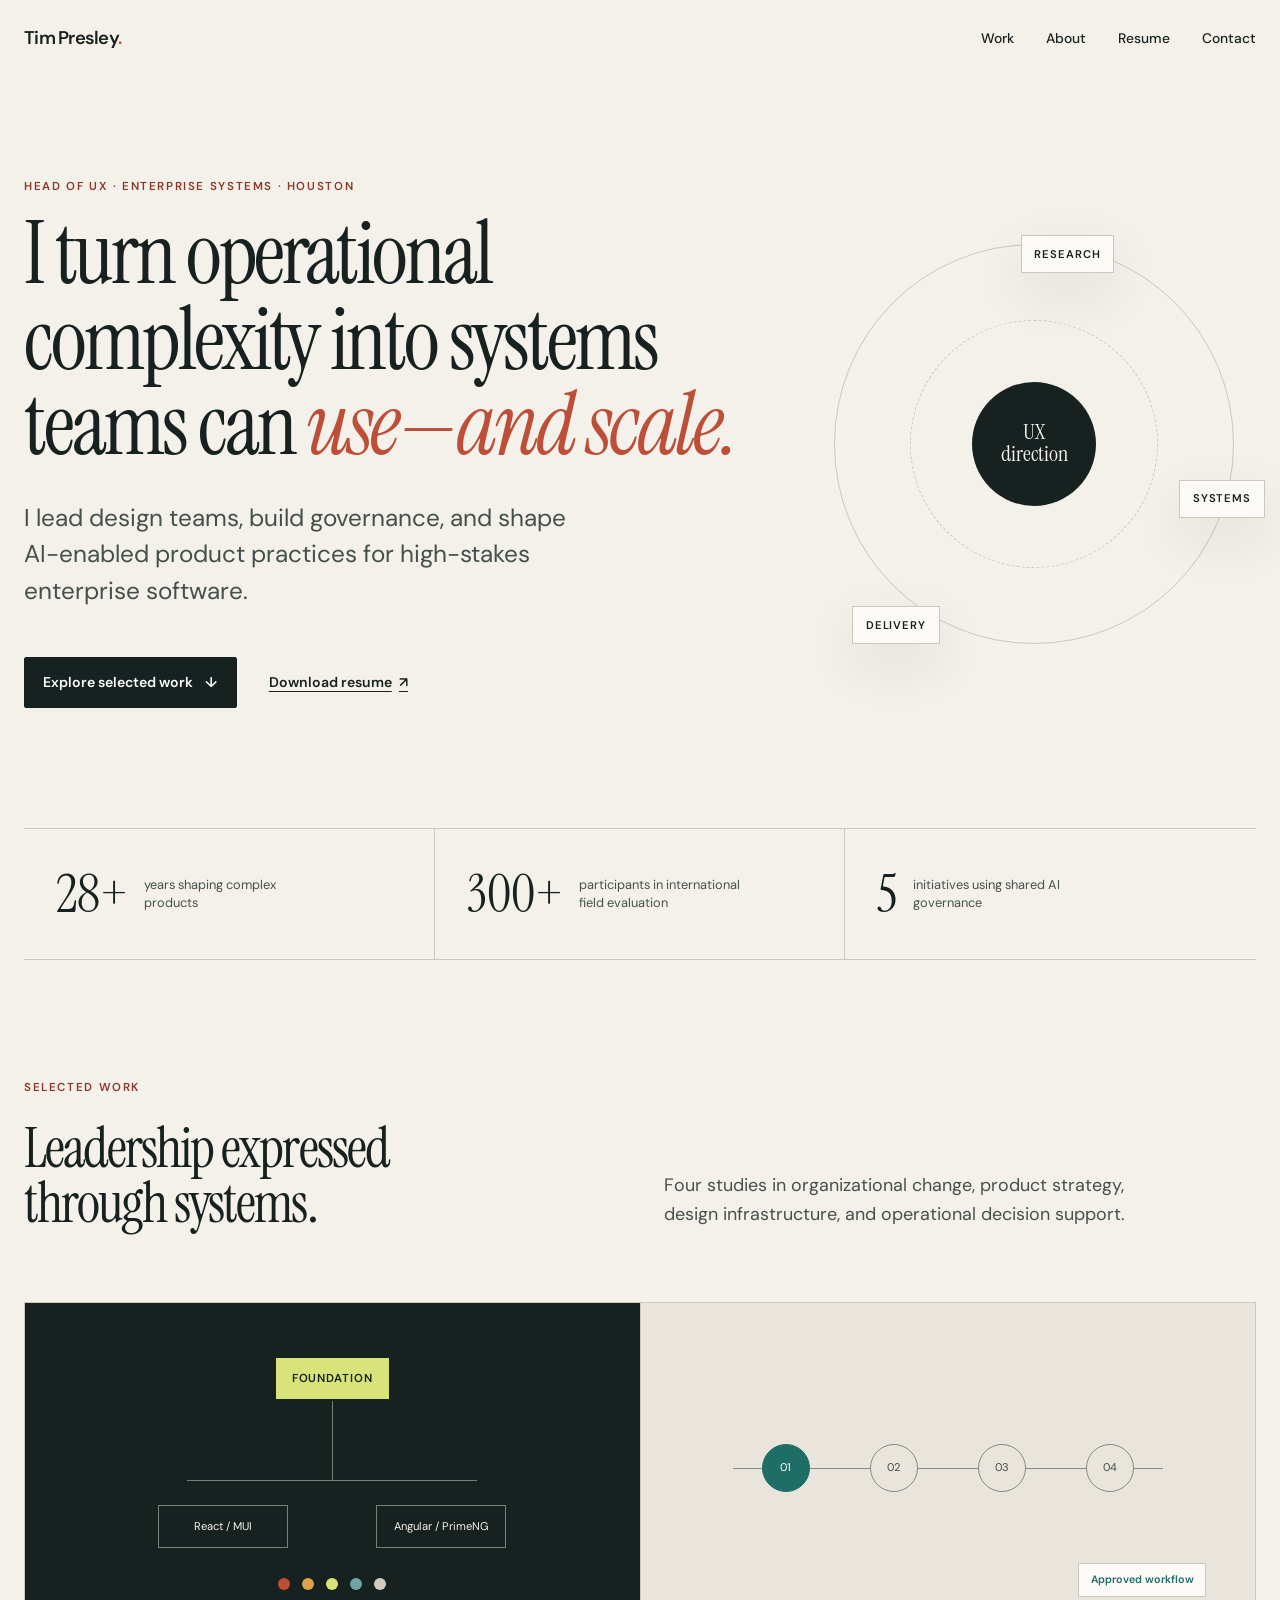
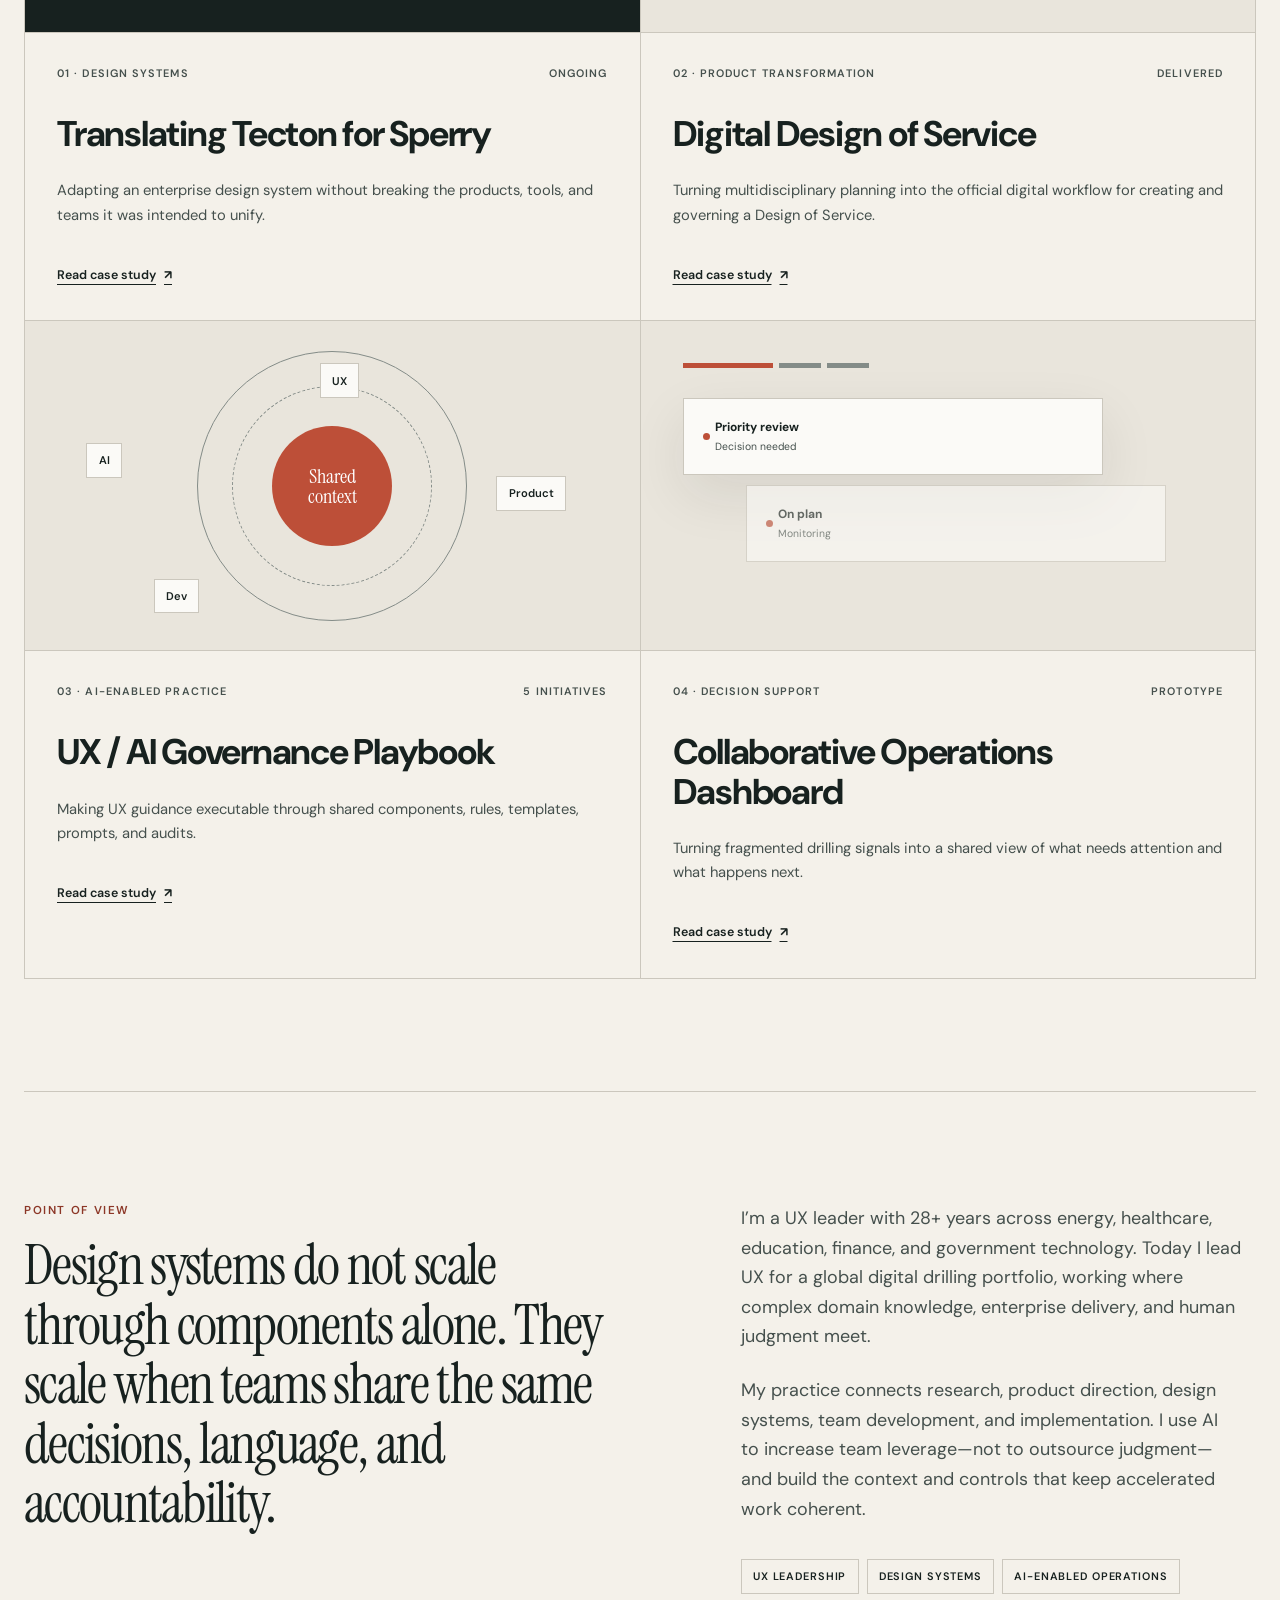
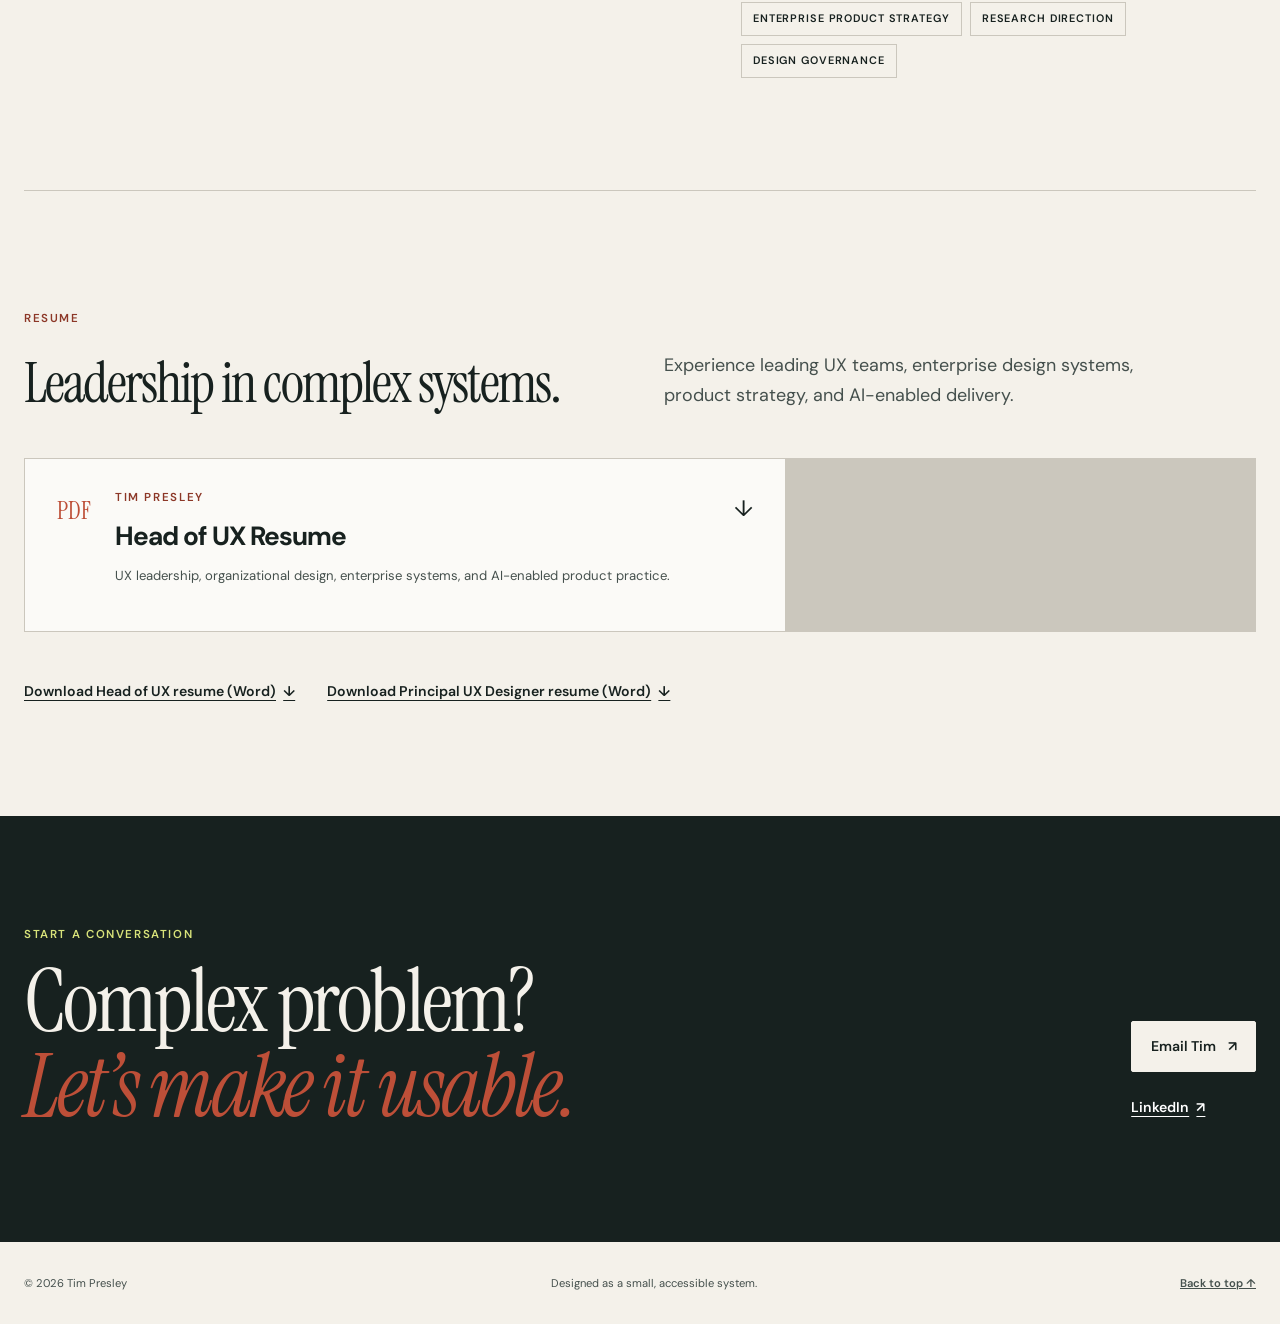
<file: index.html>
<!doctype html>
<html lang="en">
<head>
  <meta charset="utf-8">
  <meta name="viewport" content="width=device-width, initial-scale=1">
  <meta name="description" content="Tim Presley is a Head of UX who builds design systems, AI-enabled practices, and enterprise products for complex operational work.">
  <meta name="theme-color" content="#f4f1ea">
  <meta property="og:title" content="Tim Presley — Head of UX">
  <meta property="og:description" content="UX leadership, enterprise systems, and AI-enabled product practice.">
  <meta property="og:type" content="website">
  <title>Tim Presley — Head of UX</title>
  <link rel="icon" href="assets/favicon.svg" type="image/svg+xml">
  <link rel="stylesheet" href="styles.css">
  <script src="script.js" defer></script>
</head>
<body>
  <a class="skip-link" href="#main">Skip to content</a>
  <header class="site-header" data-header>
    <a class="wordmark" href="#top" aria-label="Tim Presley, home"><span class="wordmark-full">Tim Presley</span><span class="wordmark-short" aria-hidden="true">TP</span><span class="wordmark-dot" aria-hidden="true">.</span></a>
    <button class="menu-button" type="button" aria-expanded="false" aria-controls="site-nav" data-menu-button>
      <span class="sr-only">Open navigation</span>
      <span></span><span></span>
    </button>
    <nav class="site-nav" id="site-nav" aria-label="Primary navigation" data-nav>
      <a href="#work">Work</a>
      <a href="#about">About</a>
      <a href="#resume">Resume</a>
      <a href="#contact">Contact</a>
    </nav>
  </header>

  <main id="main">
    <section class="hero" id="top">
      <div class="hero-copy" data-reveal>
        <p class="eyebrow">Head of UX · Enterprise systems · Houston</p>
        <h1>I turn operational complexity into systems teams can <em>use—and scale.</em></h1>
        <p class="hero-lede">I lead design teams, build governance, and shape AI-enabled product practices for high-stakes enterprise software.</p>
        <div class="hero-actions">
          <a class="button button-primary" href="#work">Explore selected work <span aria-hidden="true">↓</span></a>
          <a class="text-link" href="resources/resumes/Tim-Presley-Resume-Head-of-UX.pdf" target="_blank" rel="noopener">Download resume <span aria-hidden="true">↗</span></a>
        </div>
      </div>
      <div class="hero-system" aria-hidden="true" data-reveal>
        <div class="system-orbit orbit-one"></div>
        <div class="system-orbit orbit-two"></div>
        <div class="system-node node-a">Research</div>
        <div class="system-node node-b">Systems</div>
        <div class="system-node node-c">Delivery</div>
        <div class="system-core">UX<br>direction</div>
      </div>
    </section>

    <section class="proof-strip" aria-label="Career highlights">
      <div class="proof-item" data-reveal>
        <strong>28+</strong>
        <span>years shaping complex products</span>
      </div>
      <div class="proof-item" data-reveal>
        <strong>300+</strong>
        <span>participants in international field evaluation</span>
      </div>
      <div class="proof-item" data-reveal>
        <strong>5</strong>
        <span>initiatives using shared AI governance</span>
      </div>
    </section>

    <section class="section work-section" id="work">
      <div class="section-heading" data-reveal>
        <p class="eyebrow">Selected work</p>
        <h2>Leadership expressed through systems.</h2>
        <p>Four studies in organizational change, product strategy, design infrastructure, and operational decision support.</p>
      </div>

      <div class="work-grid">
        <article class="case-card case-card-featured" data-reveal>
          <a href="case-studies/tecton-integration.html" aria-label="Read the Tecton Design System integration case study">
            <div class="case-art token-art" aria-hidden="true">
              <div class="token-source">Foundation</div>
              <div class="token-line"></div>
              <div class="token-branch">
                <span>React / MUI</span>
                <span>Angular / PrimeNG</span>
              </div>
              <div class="token-dots"><i></i><i></i><i></i><i></i><i></i></div>
            </div>
            <div class="case-content">
              <div class="case-meta"><span>01 · Design systems</span><span>Ongoing</span></div>
              <h3>Translating Tecton for Sperry</h3>
              <p>Adapting an enterprise design system without breaking the products, tools, and teams it was intended to unify.</p>
              <span class="case-link">Read case study <b aria-hidden="true">↗</b></span>
            </div>
          </a>
        </article>

        <article class="case-card" data-reveal>
          <a href="case-studies/design-of-service.html" aria-label="Read the Digital Design of Service case study">
            <div class="case-art process-art" aria-hidden="true">
              <div class="process-line"></div>
              <span class="process-step active">01</span>
              <span class="process-step">02</span>
              <span class="process-step">03</span>
              <span class="process-step">04</span>
              <div class="process-status">Approved workflow</div>
            </div>
            <div class="case-content">
              <div class="case-meta"><span>02 · Product transformation</span><span>Delivered</span></div>
              <h3>Digital Design of Service</h3>
              <p>Turning multidisciplinary planning into the official digital workflow for creating and governing a Design of Service.</p>
              <span class="case-link">Read case study <b aria-hidden="true">↗</b></span>
            </div>
          </a>
        </article>

        <article class="case-card" data-reveal>
          <a href="case-studies/ai-governance.html" aria-label="Read the UX and AI Governance Playbook case study">
            <div class="case-art governance-art" aria-hidden="true">
              <div class="governance-core">Shared<br>context</div>
              <span class="gov-role role-ux">UX</span>
              <span class="gov-role role-product">Product</span>
              <span class="gov-role role-dev">Dev</span>
              <span class="gov-role role-ai">AI</span>
            </div>
            <div class="case-content">
              <div class="case-meta"><span>03 · AI-enabled practice</span><span>5 initiatives</span></div>
              <h3>UX / AI Governance Playbook</h3>
              <p>Making UX guidance executable through shared components, rules, templates, prompts, and audits.</p>
              <span class="case-link">Read case study <b aria-hidden="true">↗</b></span>
            </div>
          </a>
        </article>

        <article class="case-card" data-reveal>
          <a href="case-studies/collaboration-dashboard.html" aria-label="Read the Collaborative Operations Dashboard case study">
            <div class="case-art operations-art" aria-hidden="true">
              <div class="ops-rail"><span></span><span></span><span></span></div>
              <div class="ops-card"><i></i><b>Priority review</b><small>Decision needed</small></div>
              <div class="ops-card muted"><i></i><b>On plan</b><small>Monitoring</small></div>
            </div>
            <div class="case-content">
              <div class="case-meta"><span>04 · Decision support</span><span>Prototype</span></div>
              <h3>Collaborative Operations Dashboard</h3>
              <p>Turning fragmented drilling signals into a shared view of what needs attention and what happens next.</p>
              <span class="case-link">Read case study <b aria-hidden="true">↗</b></span>
            </div>
          </a>
        </article>
      </div>
    </section>

    <section class="section about-section" id="about">
      <div class="about-lead" data-reveal>
        <p class="eyebrow">Point of view</p>
        <blockquote>Design systems do not scale through components alone. They scale when teams share the same decisions, language, and accountability.</blockquote>
      </div>
      <div class="about-copy" data-reveal>
        <p>I’m a UX leader with 28+ years across energy, healthcare, education, finance, and government technology. Today I lead UX for a global digital drilling portfolio, working where complex domain knowledge, enterprise delivery, and human judgment meet.</p>
        <p>My practice connects research, product direction, design systems, team development, and implementation. I use AI to increase team leverage—not to outsource judgment—and build the context and controls that keep accelerated work coherent.</p>
        <div class="capability-list" aria-label="Core capabilities">
          <span>UX leadership</span>
          <span>Design systems</span>
          <span>AI-enabled operations</span>
          <span>Enterprise product strategy</span>
          <span>Research direction</span>
          <span>Design governance</span>
        </div>
      </div>
    </section>

    <section class="section resume-section" id="resume">
      <div class="section-heading compact" data-reveal>
        <p class="eyebrow">Resume</p>
        <h2>Leadership in complex systems.</h2>
        <p>Experience leading UX teams, enterprise design systems, product strategy, and AI-enabled delivery.</p>
      </div>
      <div class="resume-grid">
        <a class="resume-card" href="resources/resumes/Tim-Presley-Resume-Head-of-UX.pdf" target="_blank" rel="noopener" data-reveal>
          <span class="resume-number">PDF</span>
          <div>
            <p class="eyebrow">Tim Presley</p>
            <h3>Head of UX Resume</h3>
            <p>UX leadership, organizational design, enterprise systems, and AI-enabled product practice.</p>
          </div>
          <span class="download-icon" aria-hidden="true">↓</span>
        </a>
      </div>
      <div class="hero-actions resume-downloads">
        <a class="text-link" href="resources/resumes/Tim-Presley-Resume-Head-of-UX.docx" download>Download Head of UX resume (Word) <span aria-hidden="true">↓</span></a>
        <a class="text-link" href="resources/resumes/Tim-Presley-Resume-Principal-UX-Designer.docx" download>Download Principal UX Designer resume (Word) <span aria-hidden="true">↓</span></a>
      </div>
    </section>

    <section class="contact-section" id="contact">
      <div data-reveal>
        <p class="eyebrow">Start a conversation</p>
        <h2>Complex problem?<br><em>Let’s make it usable.</em></h2>
      </div>
      <div class="contact-actions" data-reveal>
        <button class="button button-light" type="button" data-email data-user="tpresley1764" data-domain="gmail.com">Email Tim <span aria-hidden="true">↗</span></button>
        <a class="text-link light" href="https://www.linkedin.com/in/tim-presley-6a133514" rel="noreferrer">LinkedIn <span aria-hidden="true">↗</span></a>
      </div>
    </section>
  </main>

  <footer class="site-footer">
    <p>© <span data-year>2026</span> Tim Presley</p>
    <p>Designed as a small, accessible system.</p>
    <a href="#top">Back to top ↑</a>
  </footer>
</body>
</html>
</file>
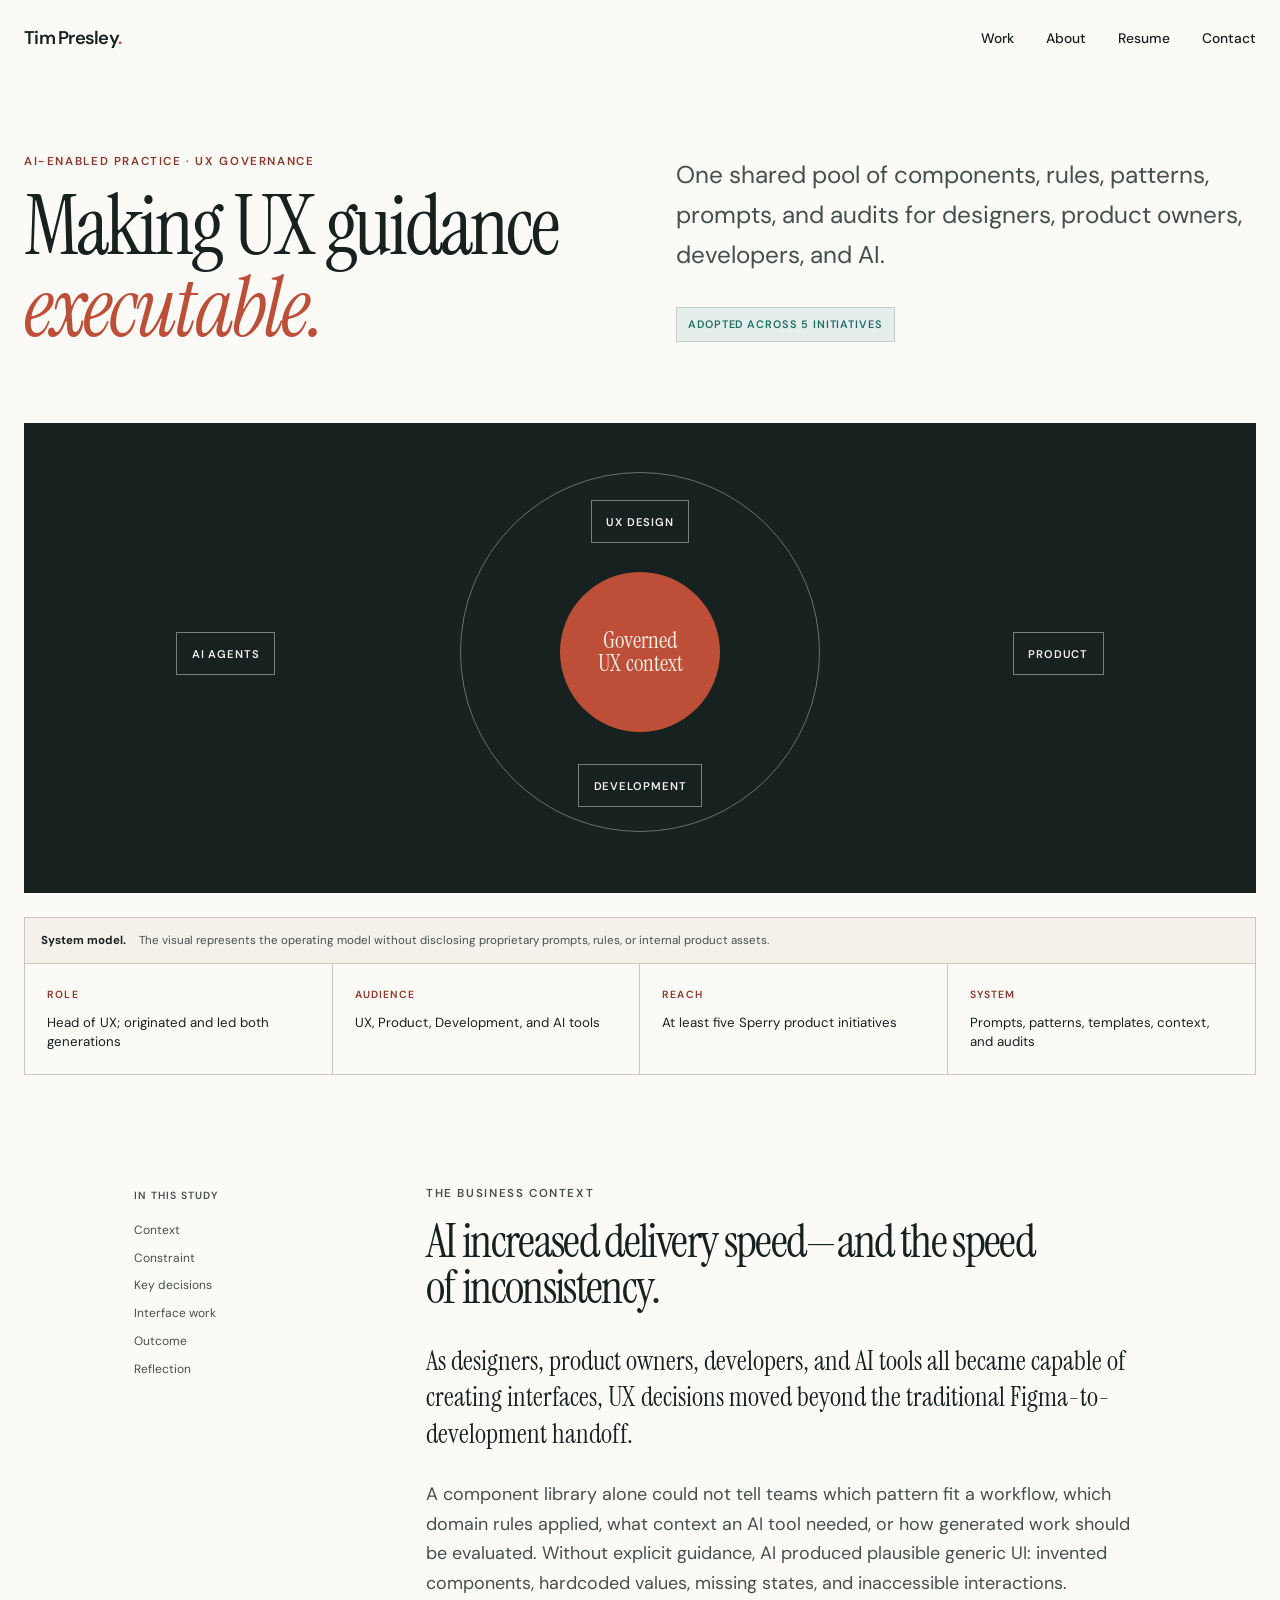
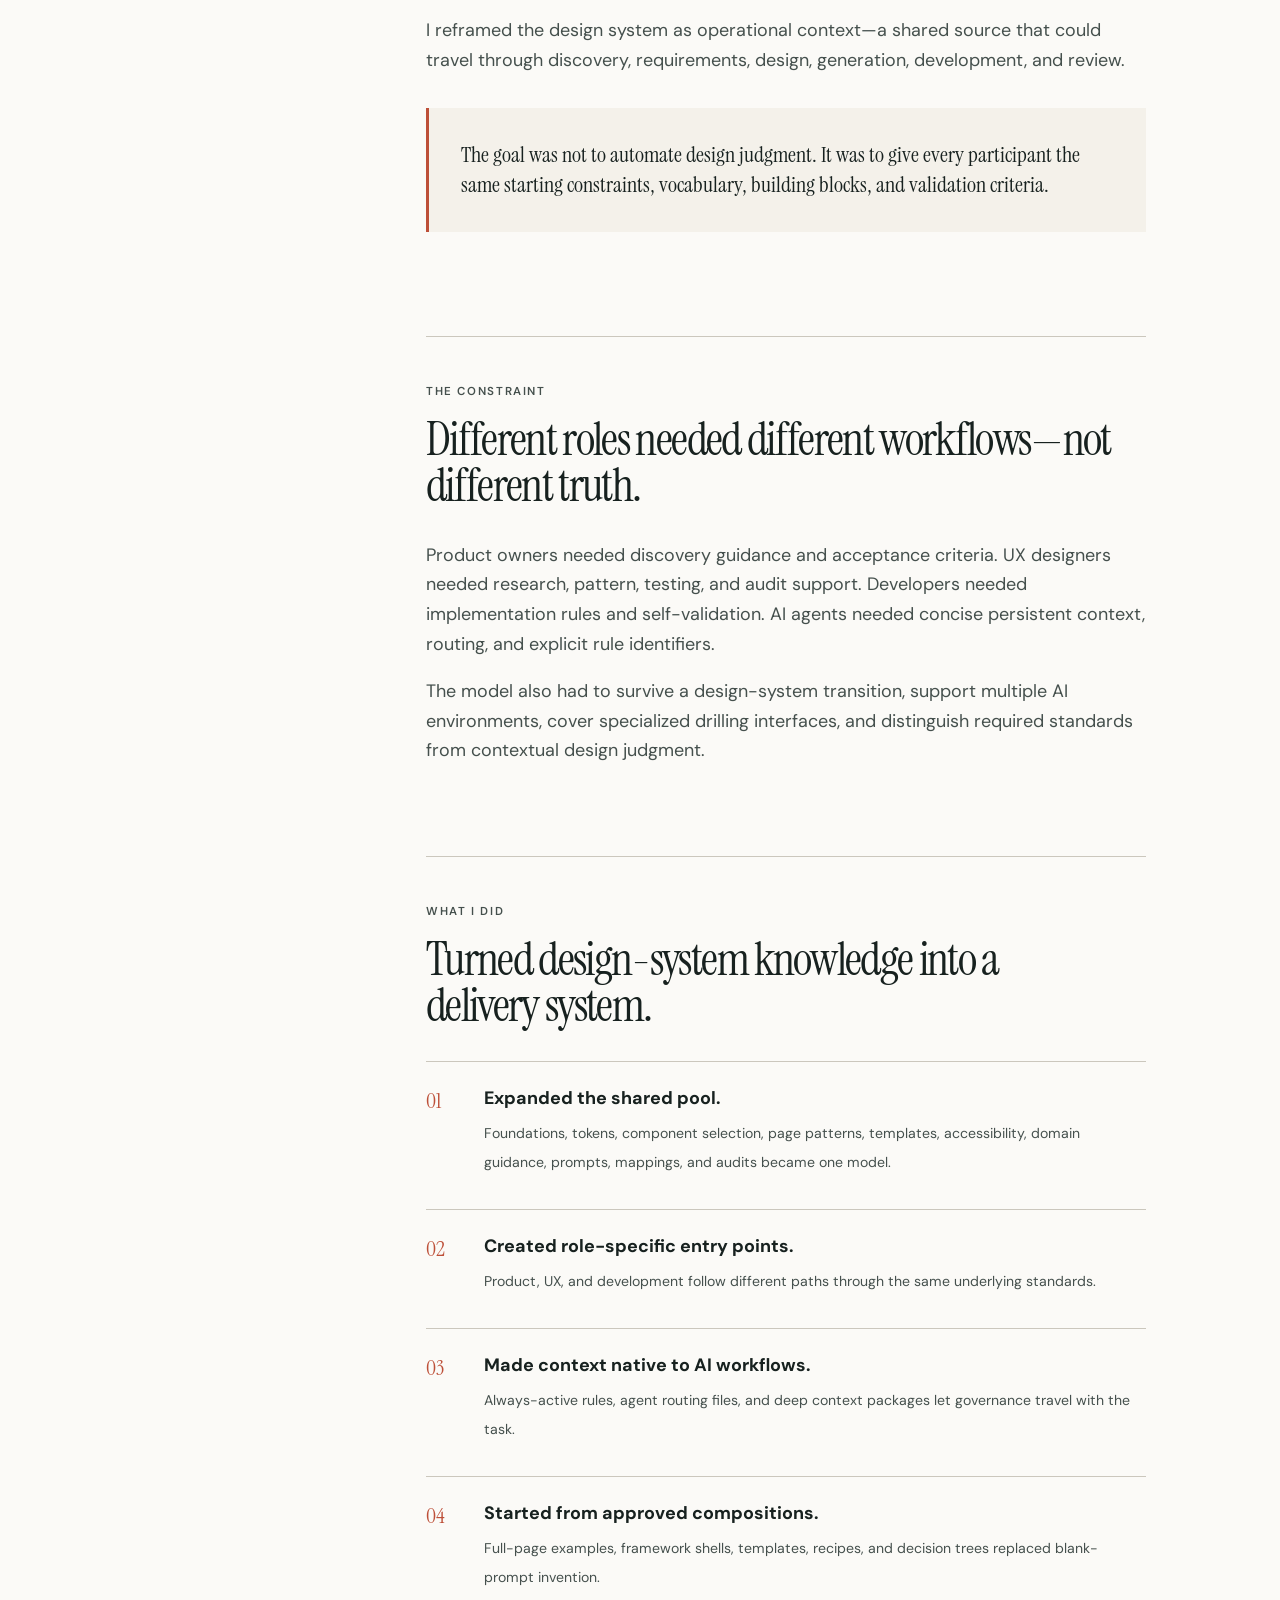
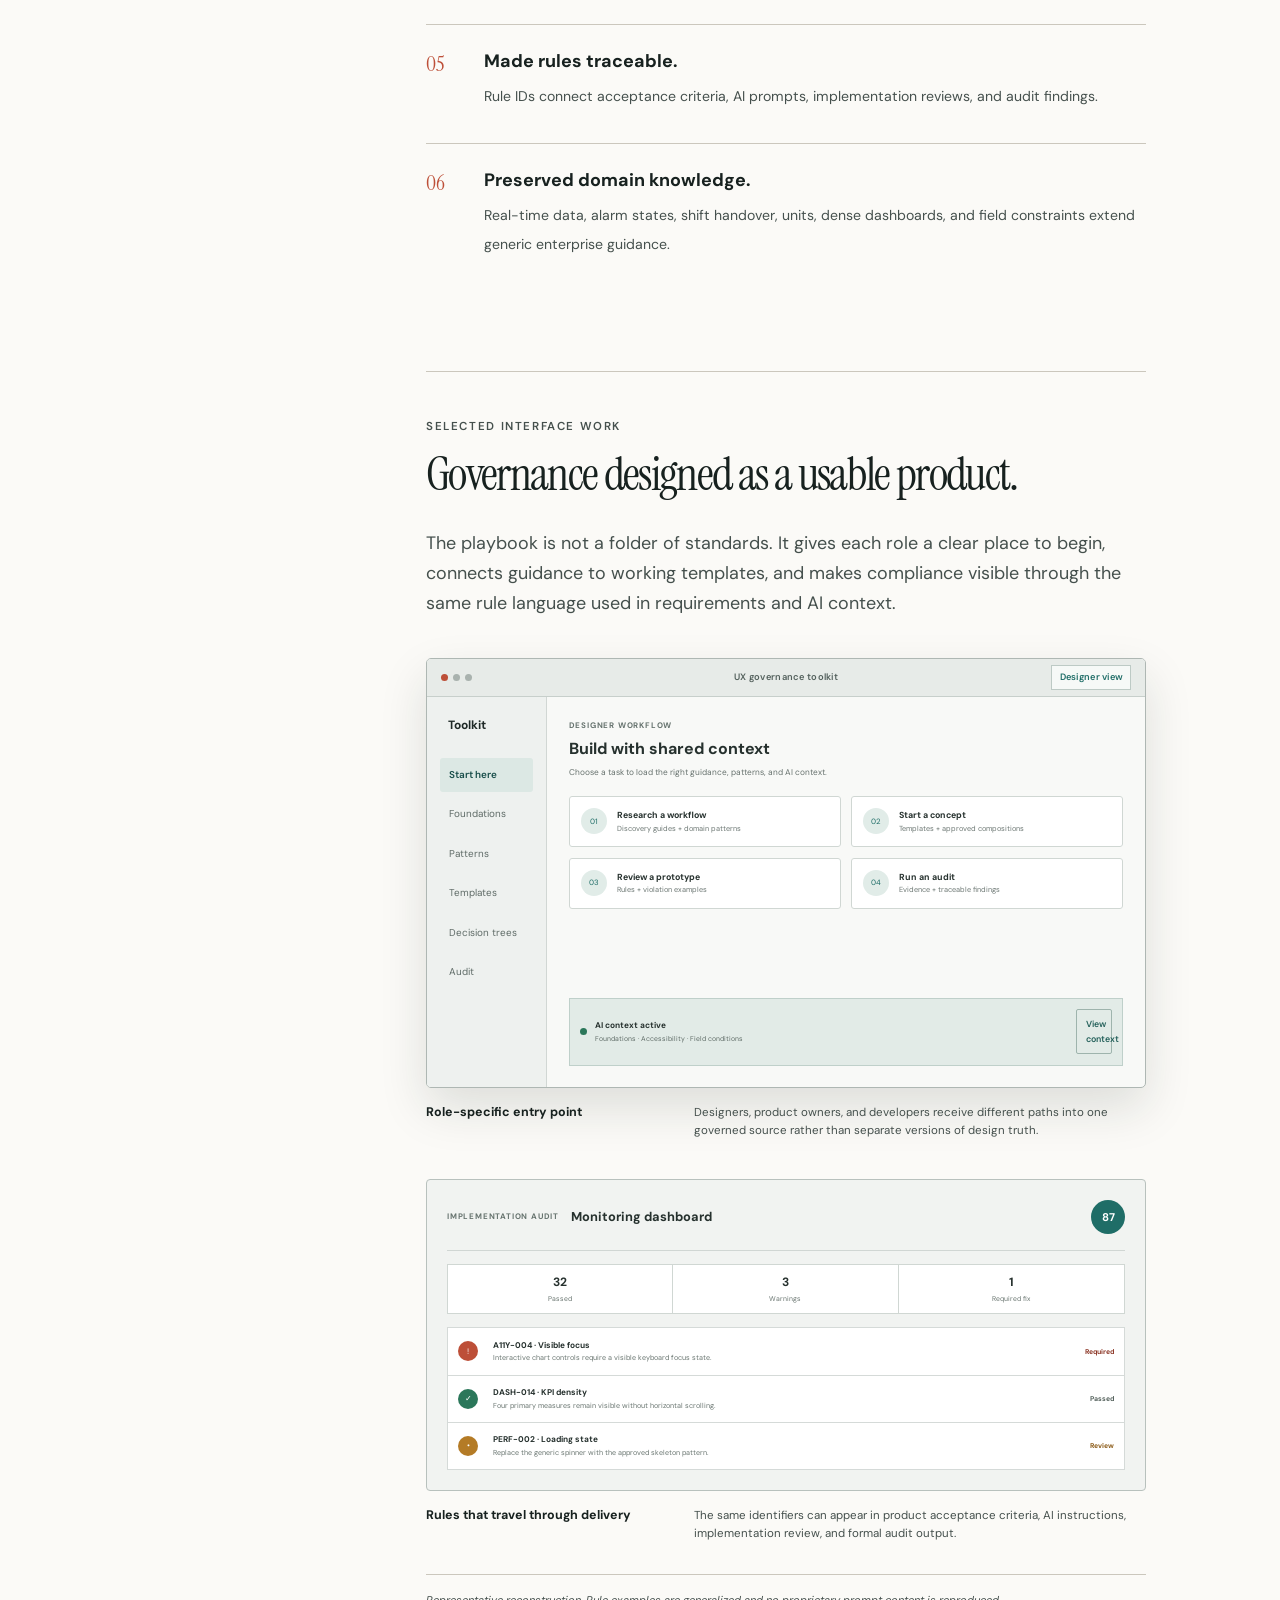
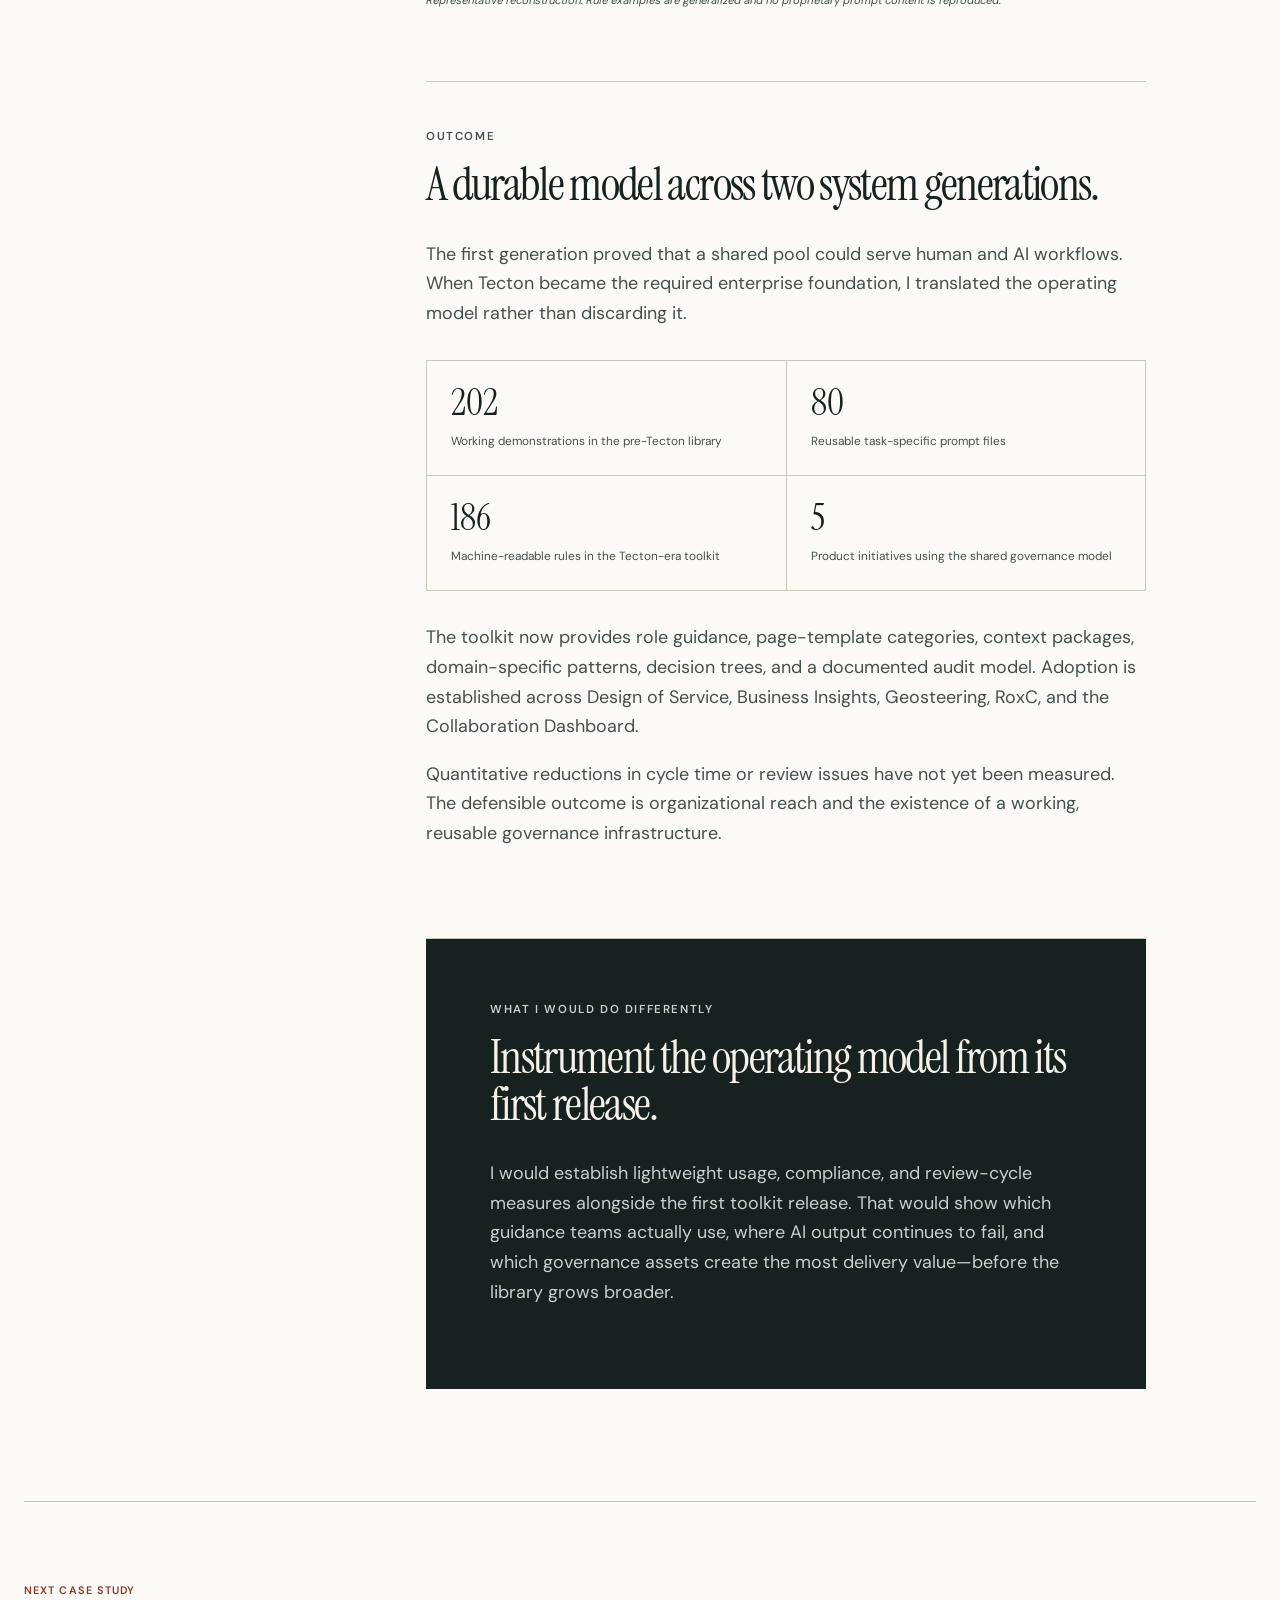
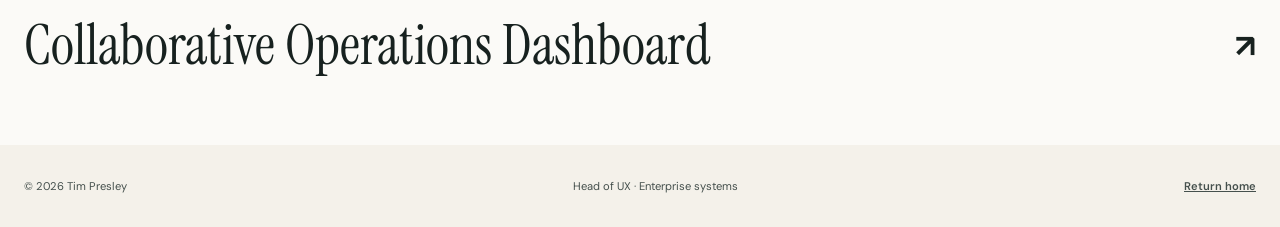
<file: case-studies/ai-governance.html>
<!doctype html>
<html lang="en">
<head>
  <meta charset="utf-8">
  <meta name="viewport" content="width=device-width, initial-scale=1">
  <meta name="description" content="How Tim Presley created a shared UX and AI governance model for product owners, designers, developers, and AI tools.">
  <meta name="theme-color" content="#fbfaf7">
  <meta property="og:title" content="UX / AI Governance Playbook — Tim Presley">
  <meta property="og:description" content="One governed UX source for human and AI-assisted product development.">
  <meta property="og:type" content="article">
  <title>UX / AI Governance Playbook — Tim Presley</title>
  <link rel="icon" href="../assets/favicon.svg" type="image/svg+xml">
  <link rel="stylesheet" href="../styles.css">
  <script src="../script.js" defer></script>
</head>
<body class="case-page">
  <a class="skip-link" href="#case-content">Skip to case study</a>
  <header class="site-header" data-header>
    <a class="wordmark" href="../index.html" aria-label="Tim Presley, home"><span class="wordmark-full">Tim Presley</span><span class="wordmark-short" aria-hidden="true">TP</span><span class="wordmark-dot" aria-hidden="true">.</span></a>
    <button class="menu-button" type="button" aria-expanded="false" aria-controls="site-nav" data-menu-button><span class="sr-only">Open navigation</span><span></span><span></span></button>
    <nav class="site-nav" id="site-nav" aria-label="Primary navigation" data-nav>
      <a href="../index.html#work">Work</a><a href="../index.html#about">About</a><a href="../index.html#resume">Resume</a><a href="../index.html#contact">Contact</a>
    </nav>
  </header>

  <main class="case-main" id="case-content">
    <header class="case-hero">
      <div data-reveal>
        <p class="eyebrow">AI-enabled practice · UX governance</p>
        <h1>Making UX guidance <em>executable.</em></h1>
      </div>
      <div class="case-hero-summary" data-reveal>
        <p>One shared pool of components, rules, patterns, prompts, and audits for designers, product owners, developers, and AI.</p>
        <span class="case-status">Adopted across 5 initiatives</span>
      </div>
    </header>

    <figure class="case-visual" data-reveal>
      <div class="pool-map" aria-label="Designers, product owners, developers, and AI agents connected to shared governed context">
        <div class="pool-ring"></div>
        <div class="pool-center">Governed<br>UX context</div>
        <span class="pool-role">UX design</span>
        <span class="pool-role">Product</span>
        <span class="pool-role">Development</span>
        <span class="pool-role">AI agents</span>
      </div>
    </figure>
    <div class="notice"><strong>System model.</strong> The visual represents the operating model without disclosing proprietary prompts, rules, or internal product assets.</div>

    <dl class="case-facts">
      <div class="case-fact"><dt>Role</dt><dd>Head of UX; originated and led both generations</dd></div>
      <div class="case-fact"><dt>Audience</dt><dd>UX, Product, Development, and AI tools</dd></div>
      <div class="case-fact"><dt>Reach</dt><dd>At least five Sperry product initiatives</dd></div>
      <div class="case-fact"><dt>System</dt><dd>Prompts, patterns, templates, context, and audits</dd></div>
    </dl>

    <div class="case-layout">
      <aside class="case-toc" aria-label="Case study sections">
        <nav><p>In this study</p><a href="#context">Context</a><a href="#constraint">Constraint</a><a href="#decisions">Key decisions</a><a href="#interface">Interface work</a><a href="#outcome">Outcome</a><a href="#reflection">Reflection</a></nav>
      </aside>

      <article class="case-copy">
        <section id="context">
          <p class="eyebrow">The business context</p>
          <h2>AI increased delivery speed—and the speed of inconsistency.</h2>
          <p class="lead">As designers, product owners, developers, and AI tools all became capable of creating interfaces, UX decisions moved beyond the traditional Figma-to-development handoff.</p>
          <p>A component library alone could not tell teams which pattern fit a workflow, which domain rules applied, what context an AI tool needed, or how generated work should be evaluated. Without explicit guidance, AI produced plausible generic UI: invented components, hardcoded values, missing states, and inaccessible interactions.</p>
          <p>I reframed the design system as operational context—a shared source that could travel through discovery, requirements, design, generation, development, and review.</p>
          <div class="callout"><p>The goal was not to automate design judgment. It was to give every participant the same starting constraints, vocabulary, building blocks, and validation criteria.</p></div>
        </section>

        <section id="constraint">
          <p class="eyebrow">The constraint</p>
          <h2>Different roles needed different workflows—not different truth.</h2>
          <p>Product owners needed discovery guidance and acceptance criteria. UX designers needed research, pattern, testing, and audit support. Developers needed implementation rules and self-validation. AI agents needed concise persistent context, routing, and explicit rule identifiers.</p>
          <p>The model also had to survive a design-system transition, support multiple AI environments, cover specialized drilling interfaces, and distinguish required standards from contextual design judgment.</p>
        </section>

        <section id="decisions">
          <p class="eyebrow">What I did</p>
          <h2>Turned design-system knowledge into a delivery system.</h2>
          <ol class="decision-list">
            <li><div><strong>Expanded the shared pool.</strong><span>Foundations, tokens, component selection, page patterns, templates, accessibility, domain guidance, prompts, mappings, and audits became one model.</span></div></li>
            <li><div><strong>Created role-specific entry points.</strong><span>Product, UX, and development follow different paths through the same underlying standards.</span></div></li>
            <li><div><strong>Made context native to AI workflows.</strong><span>Always-active rules, agent routing files, and deep context packages let governance travel with the task.</span></div></li>
            <li><div><strong>Started from approved compositions.</strong><span>Full-page examples, framework shells, templates, recipes, and decision trees replaced blank-prompt invention.</span></div></li>
            <li><div><strong>Made rules traceable.</strong><span>Rule IDs connect acceptance criteria, AI prompts, implementation reviews, and audit findings.</span></div></li>
            <li><div><strong>Preserved domain knowledge.</strong><span>Real-time data, alarm states, shift handover, units, dense dashboards, and field constraints extend generic enterprise guidance.</span></div></li>
          </ol>
        </section>

        <section id="interface">
          <p class="eyebrow">Selected interface work</p>
          <h2>Governance designed as a usable product.</h2>
          <p>The playbook is not a folder of standards. It gives each role a clear place to begin, connects guidance to working templates, and makes compliance visible through the same rule language used in requirements and AI context.</p>

          <div class="interface-gallery">
            <figure class="interface-figure">
              <div class="ui-window">
                <div class="ui-window-bar">
                  <span class="ui-window-dots" aria-hidden="true"><i></i><i></i><i></i></span>
                  <span>UX governance toolkit</span>
                  <span class="ui-window-mode">Designer view</span>
                </div>
                <div class="ui-layout ui-layout-toolkit">
                  <aside class="ui-sidebar toolkit-sidebar">
                    <strong>Toolkit</strong>
                    <span class="is-active">Start here</span>
                    <span>Foundations</span>
                    <span>Patterns</span>
                    <span>Templates</span>
                    <span>Decision trees</span>
                    <span>Audit</span>
                  </aside>
                  <div class="ui-workspace toolkit-workspace">
                    <div class="toolkit-welcome">
                      <small>DESIGNER WORKFLOW</small>
                      <b>Build with shared context</b>
                      <p>Choose a task to load the right guidance, patterns, and AI context.</p>
                    </div>
                    <div class="toolkit-task-grid">
                      <div><i>01</i><b>Research a workflow</b><span>Discovery guides + domain patterns</span></div>
                      <div><i>02</i><b>Start a concept</b><span>Templates + approved compositions</span></div>
                      <div><i>03</i><b>Review a prototype</b><span>Rules + violation examples</span></div>
                      <div><i>04</i><b>Run an audit</b><span>Evidence + traceable findings</span></div>
                    </div>
                    <div class="toolkit-context"><span><i></i><b>AI context active</b><small>Foundations · Accessibility · Field conditions</small></span><span class="ui-control-button">View context</span></div>
                  </div>
                </div>
              </div>
              <figcaption><strong>Role-specific entry point</strong><span>Designers, product owners, and developers receive different paths into one governed source rather than separate versions of design truth.</span></figcaption>
            </figure>

            <figure class="interface-figure">
              <div class="audit-panel">
                <div class="ui-mini-heading"><small>IMPLEMENTATION AUDIT</small><b>Monitoring dashboard</b><span class="audit-score">87</span></div>
                <div class="audit-summary"><span><b>32</b><small>Passed</small></span><span><b>3</b><small>Warnings</small></span><span><b>1</b><small>Required fix</small></span></div>
                <div class="audit-rule is-error"><i>!</i><div><b>A11Y-004 · Visible focus</b><span>Interactive chart controls require a visible keyboard focus state.</span></div><em>Required</em></div>
                <div class="audit-rule"><i>✓</i><div><b>DASH-014 · KPI density</b><span>Four primary measures remain visible without horizontal scrolling.</span></div><em>Passed</em></div>
                <div class="audit-rule is-warning"><i>•</i><div><b>PERF-002 · Loading state</b><span>Replace the generic spinner with the approved skeleton pattern.</span></div><em>Review</em></div>
              </div>
              <figcaption><strong>Rules that travel through delivery</strong><span>The same identifiers can appear in product acceptance criteria, AI instructions, implementation review, and formal audit output.</span></figcaption>
            </figure>
          </div>
          <p class="interface-disclosure">Representative reconstruction. Rule examples are generalized and no proprietary prompt content is reproduced.</p>
        </section>

        <section id="outcome">
          <p class="eyebrow">Outcome</p>
          <h2>A durable model across two system generations.</h2>
          <p>The first generation proved that a shared pool could serve human and AI workflows. When Tecton became the required enterprise foundation, I translated the operating model rather than discarding it.</p>
          <div class="evidence-grid">
            <div class="evidence-card"><strong>202</strong><span>Working demonstrations in the pre-Tecton library</span></div>
            <div class="evidence-card"><strong>80</strong><span>Reusable task-specific prompt files</span></div>
            <div class="evidence-card"><strong>186</strong><span>Machine-readable rules in the Tecton-era toolkit</span></div>
            <div class="evidence-card"><strong>5</strong><span>Product initiatives using the shared governance model</span></div>
          </div>
          <p>The toolkit now provides role guidance, page-template categories, context packages, domain-specific patterns, decision trees, and a documented audit model. Adoption is established across Design of Service, Business Insights, Geosteering, RoxC, and the Collaboration Dashboard.</p>
          <p>Quantitative reductions in cycle time or review issues have not yet been measured. The defensible outcome is organizational reach and the existence of a working, reusable governance infrastructure.</p>
        </section>

        <section class="reflection" id="reflection">
          <p class="eyebrow">What I would do differently</p>
          <h2>Instrument the operating model from its first release.</h2>
          <p>I would establish lightweight usage, compliance, and review-cycle measures alongside the first toolkit release. That would show which guidance teams actually use, where AI output continues to fail, and which governance assets create the most delivery value—before the library grows broader.</p>
        </section>
      </article>
    </div>

    <a class="next-case" href="collaboration-dashboard.html">
      <div><span>Next case study</span><strong>Collaborative Operations Dashboard</strong></div><b aria-hidden="true">↗</b>
    </a>
  </main>
  <footer class="site-footer"><p>© <span data-year>2026</span> Tim Presley</p><p>Head of UX · Enterprise systems</p><a href="../index.html">Return home</a></footer>
</body>
</html>
</file>
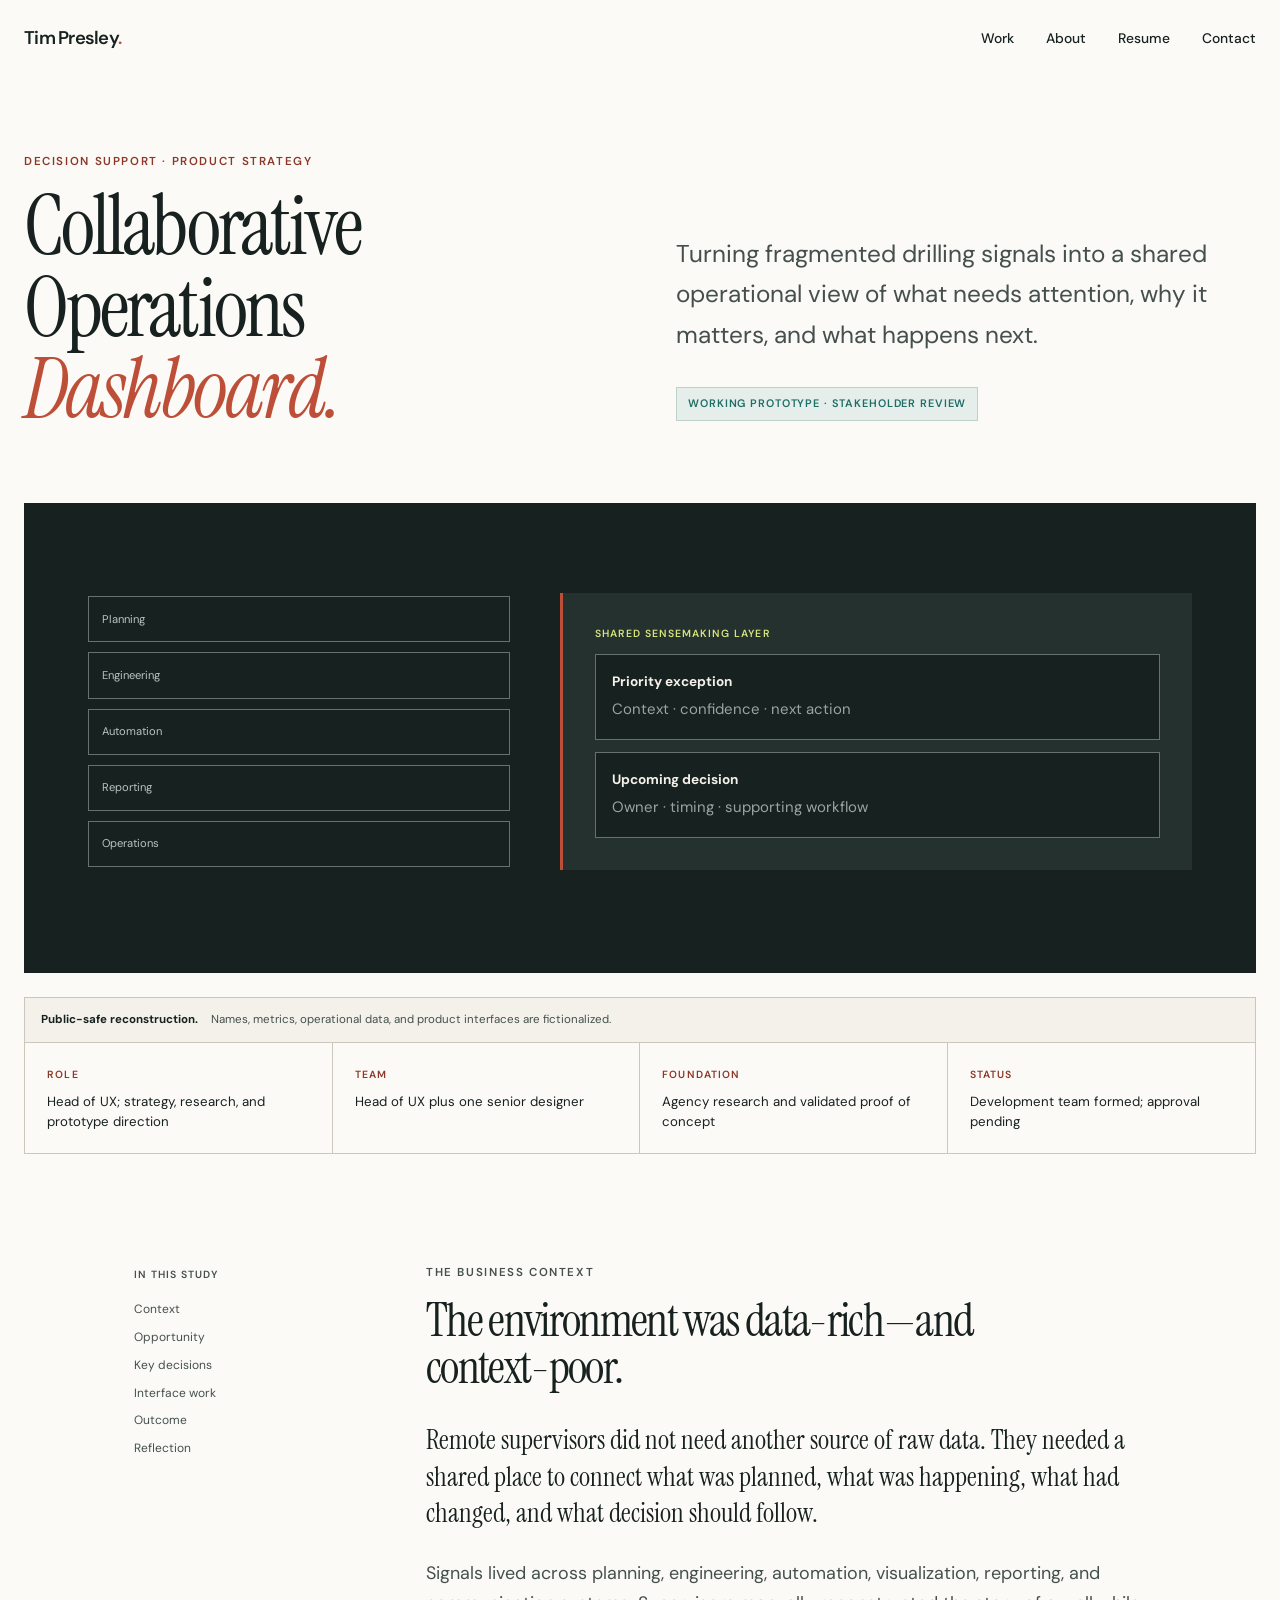
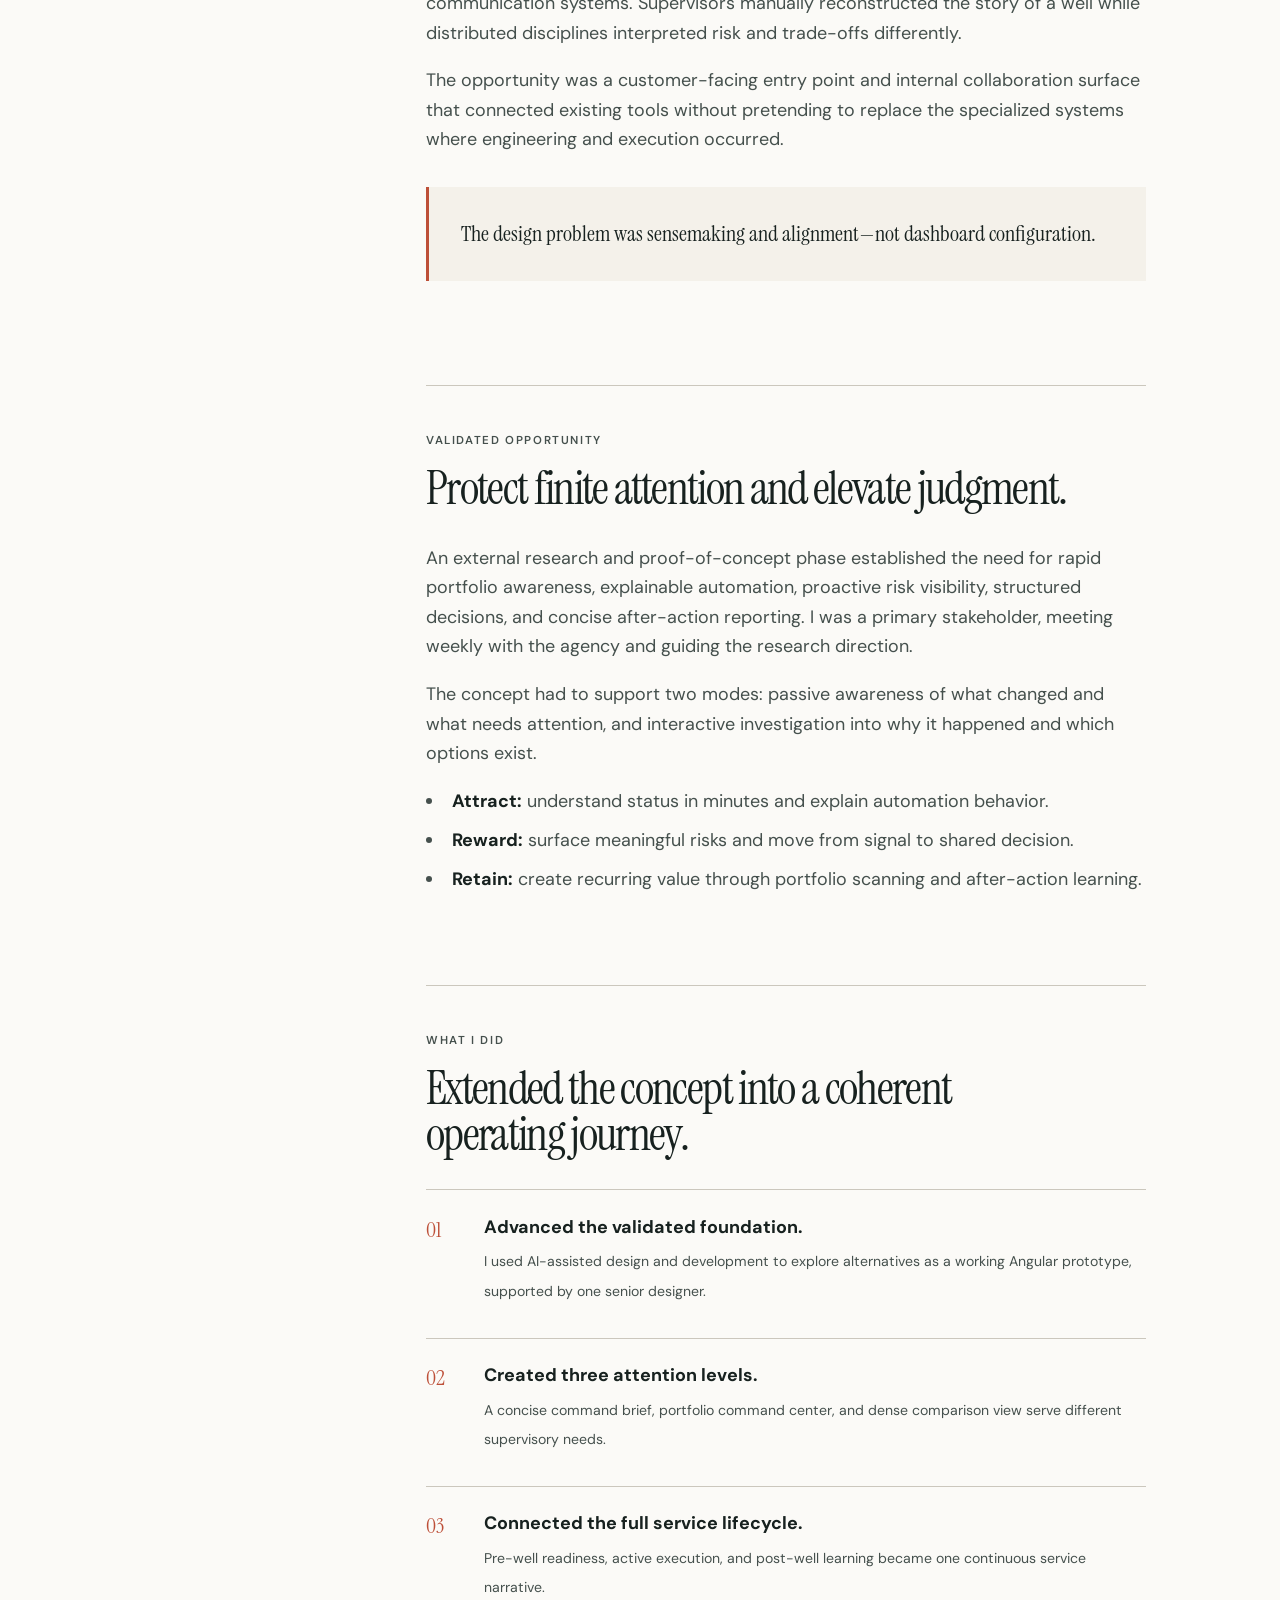
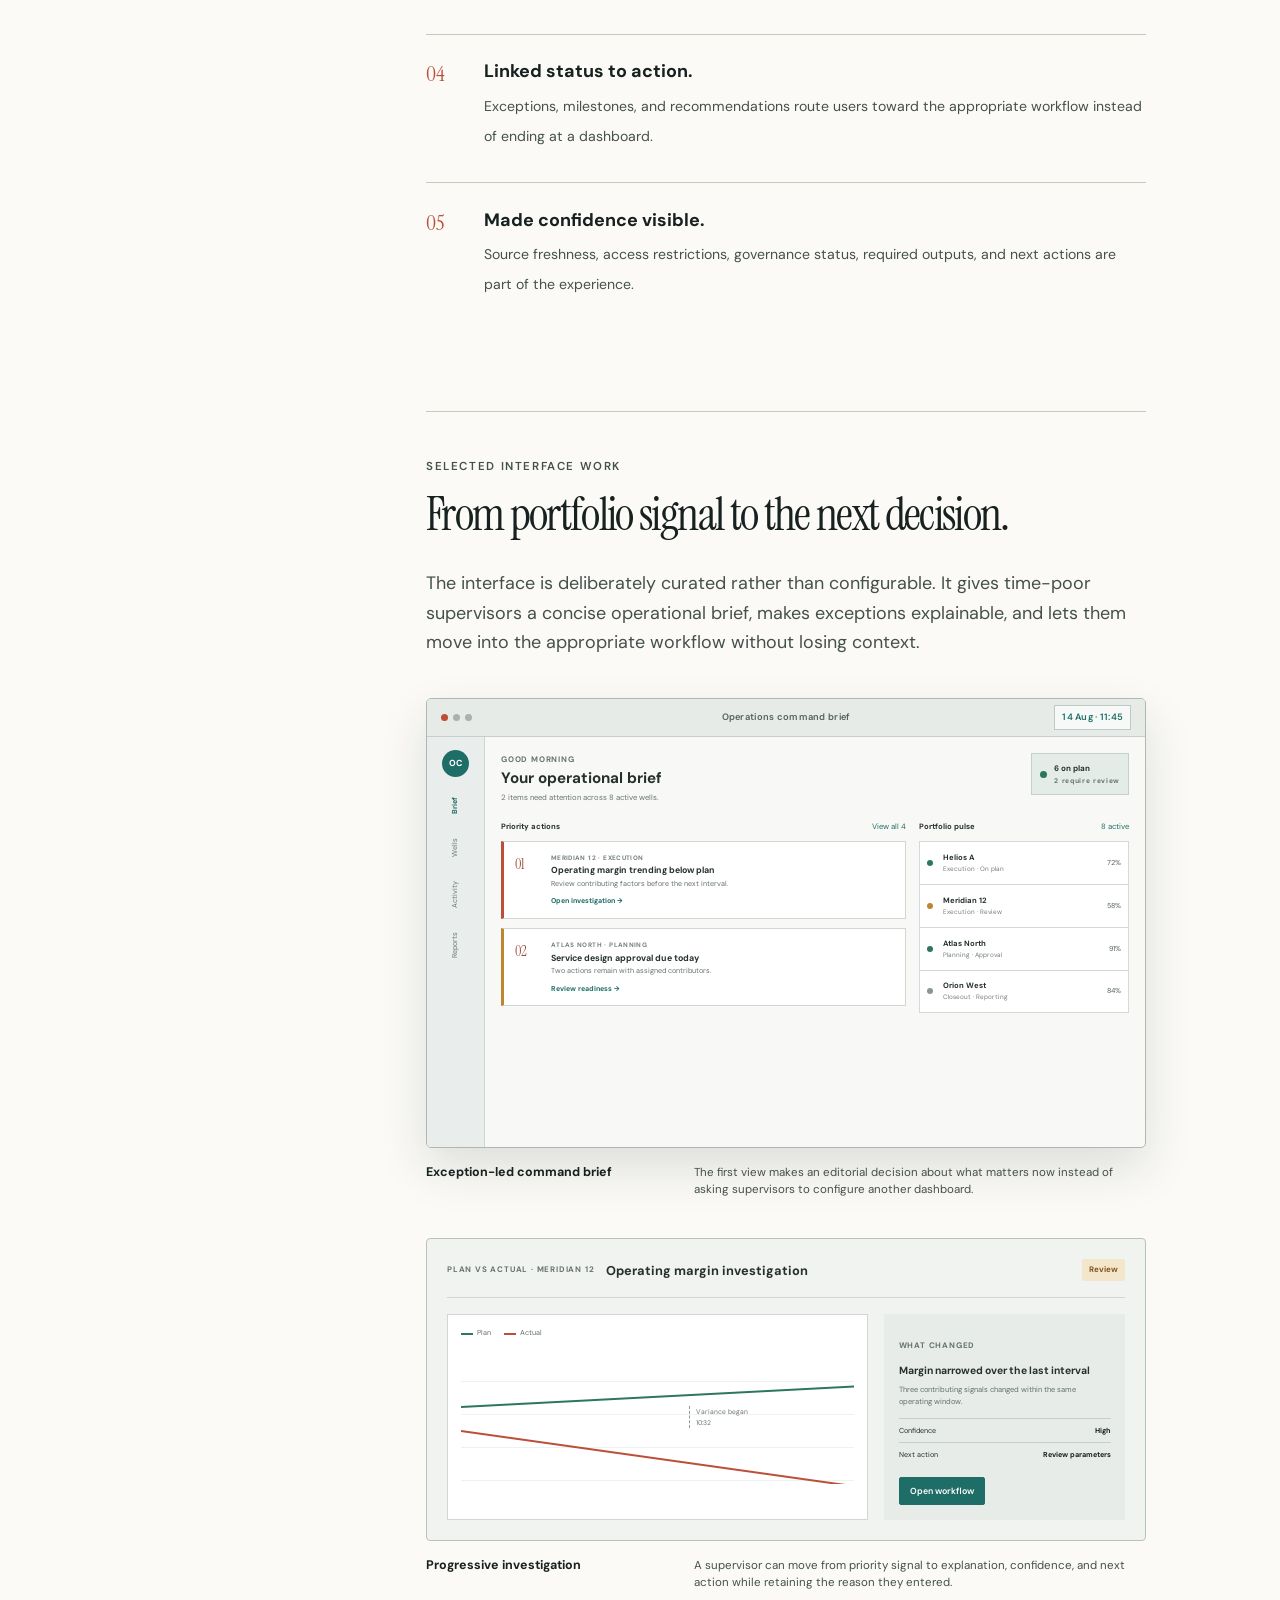
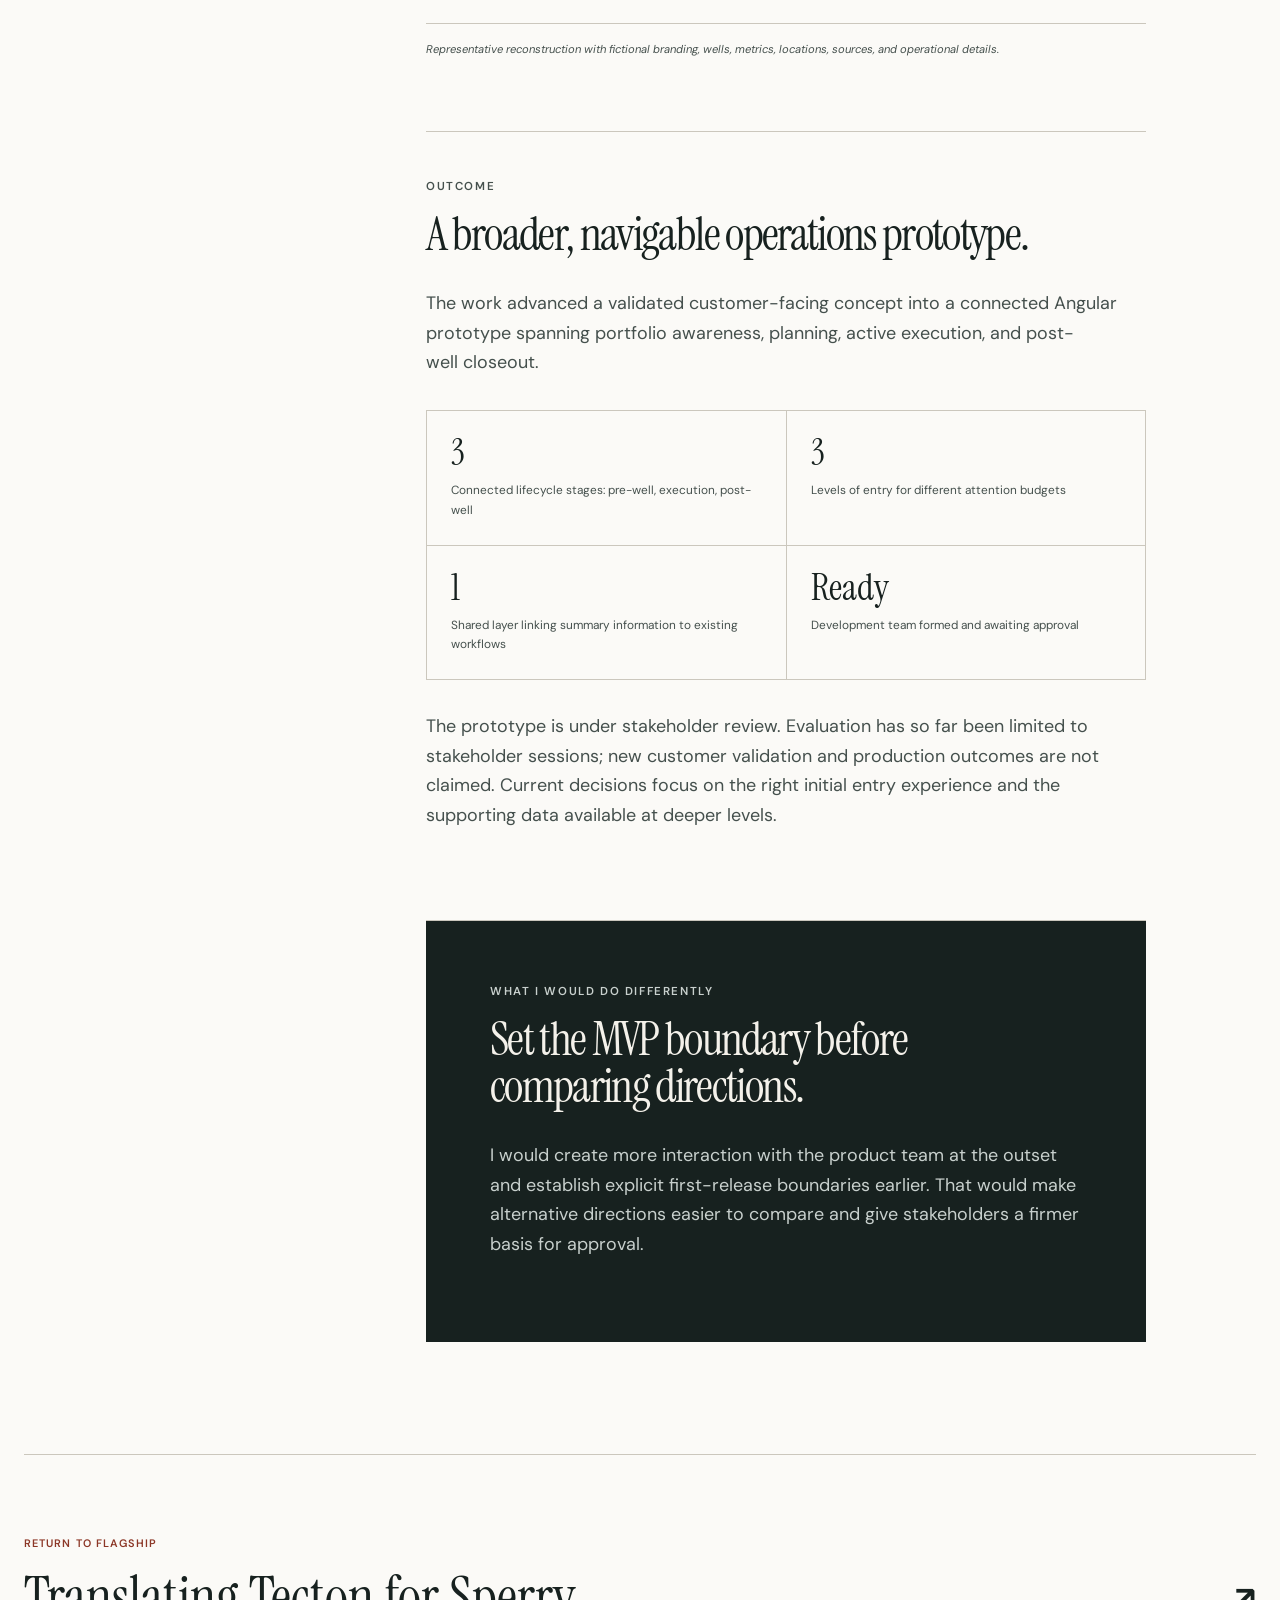
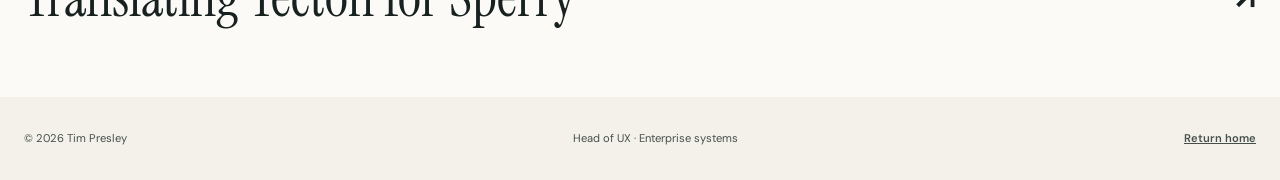
<file: case-studies/collaboration-dashboard.html>
<!doctype html>
<html lang="en">
<head>
  <meta charset="utf-8">
  <meta name="viewport" content="width=device-width, initial-scale=1">
  <meta name="description" content="How Tim Presley advanced a validated proof of concept into a lifecycle-wide operations and collaboration experience.">
  <meta name="theme-color" content="#fbfaf7">
  <meta property="og:title" content="Collaborative Operations Dashboard — Tim Presley">
  <meta property="og:description" content="Decision support that turns fragmented operational signals into shared context and next action.">
  <meta property="og:type" content="article">
  <title>Collaborative Operations Dashboard — Tim Presley</title>
  <link rel="icon" href="../assets/favicon.svg" type="image/svg+xml">
  <link rel="stylesheet" href="../styles.css">
  <script src="../script.js" defer></script>
</head>
<body class="case-page">
  <a class="skip-link" href="#case-content">Skip to case study</a>
  <header class="site-header" data-header>
    <a class="wordmark" href="../index.html" aria-label="Tim Presley, home"><span class="wordmark-full">Tim Presley</span><span class="wordmark-short" aria-hidden="true">TP</span><span class="wordmark-dot" aria-hidden="true">.</span></a>
    <button class="menu-button" type="button" aria-expanded="false" aria-controls="site-nav" data-menu-button><span class="sr-only">Open navigation</span><span></span><span></span></button>
    <nav class="site-nav" id="site-nav" aria-label="Primary navigation" data-nav>
      <a href="../index.html#work">Work</a><a href="../index.html#about">About</a><a href="../index.html#resume">Resume</a><a href="../index.html#contact">Contact</a>
    </nav>
  </header>

  <main class="case-main" id="case-content">
    <header class="case-hero">
      <div data-reveal>
        <p class="eyebrow">Decision support · Product strategy</p>
        <h1>Collaborative Operations <em>Dashboard.</em></h1>
      </div>
      <div class="case-hero-summary" data-reveal>
        <p>Turning fragmented drilling signals into a shared operational view of what needs attention, why it matters, and what happens next.</p>
        <span class="case-status">Working prototype · Stakeholder review</span>
      </div>
    </header>

    <figure class="case-visual" data-reveal>
      <div class="signal-map" aria-label="Fragmented operational sources flowing into a curated decision and workflow layer">
        <div class="signal-sources"><span>Planning</span><span>Engineering</span><span>Automation</span><span>Reporting</span><span>Operations</span></div>
        <div class="signal-layer">
          <span>Shared sensemaking layer</span>
          <div class="signal-priority"><b>Priority exception</b><small>Context · confidence · next action</small></div>
          <div class="signal-priority"><b>Upcoming decision</b><small>Owner · timing · supporting workflow</small></div>
        </div>
      </div>
    </figure>
    <div class="notice"><strong>Public-safe reconstruction.</strong> Names, metrics, operational data, and product interfaces are fictionalized.</div>

    <dl class="case-facts">
      <div class="case-fact"><dt>Role</dt><dd>Head of UX; strategy, research, and prototype direction</dd></div>
      <div class="case-fact"><dt>Team</dt><dd>Head of UX plus one senior designer</dd></div>
      <div class="case-fact"><dt>Foundation</dt><dd>Agency research and validated proof of concept</dd></div>
      <div class="case-fact"><dt>Status</dt><dd>Development team formed; approval pending</dd></div>
    </dl>

    <div class="case-layout">
      <aside class="case-toc" aria-label="Case study sections">
        <nav><p>In this study</p><a href="#context">Context</a><a href="#opportunity">Opportunity</a><a href="#decisions">Key decisions</a><a href="#interface">Interface work</a><a href="#outcome">Outcome</a><a href="#reflection">Reflection</a></nav>
      </aside>

      <article class="case-copy">
        <section id="context">
          <p class="eyebrow">The business context</p>
          <h2>The environment was data-rich—and context-poor.</h2>
          <p class="lead">Remote supervisors did not need another source of raw data. They needed a shared place to connect what was planned, what was happening, what had changed, and what decision should follow.</p>
          <p>Signals lived across planning, engineering, automation, visualization, reporting, and communication systems. Supervisors manually reconstructed the story of a well while distributed disciplines interpreted risk and trade-offs differently.</p>
          <p>The opportunity was a customer-facing entry point and internal collaboration surface that connected existing tools without pretending to replace the specialized systems where engineering and execution occurred.</p>
          <div class="callout"><p>The design problem was sensemaking and alignment—not dashboard configuration.</p></div>
        </section>

        <section id="opportunity">
          <p class="eyebrow">Validated opportunity</p>
          <h2>Protect finite attention and elevate judgment.</h2>
          <p>An external research and proof-of-concept phase established the need for rapid portfolio awareness, explainable automation, proactive risk visibility, structured decisions, and concise after-action reporting. I was a primary stakeholder, meeting weekly with the agency and guiding the research direction.</p>
          <p>The concept had to support two modes: passive awareness of what changed and what needs attention, and interactive investigation into why it happened and which options exist.</p>
          <ul>
            <li><strong>Attract:</strong> understand status in minutes and explain automation behavior.</li>
            <li><strong>Reward:</strong> surface meaningful risks and move from signal to shared decision.</li>
            <li><strong>Retain:</strong> create recurring value through portfolio scanning and after-action learning.</li>
          </ul>
        </section>

        <section id="decisions">
          <p class="eyebrow">What I did</p>
          <h2>Extended the concept into a coherent operating journey.</h2>
          <ol class="decision-list">
            <li><div><strong>Advanced the validated foundation.</strong><span>I used AI-assisted design and development to explore alternatives as a working Angular prototype, supported by one senior designer.</span></div></li>
            <li><div><strong>Created three attention levels.</strong><span>A concise command brief, portfolio command center, and dense comparison view serve different supervisory needs.</span></div></li>
            <li><div><strong>Connected the full service lifecycle.</strong><span>Pre-well readiness, active execution, and post-well learning became one continuous service narrative.</span></div></li>
            <li><div><strong>Linked status to action.</strong><span>Exceptions, milestones, and recommendations route users toward the appropriate workflow instead of ending at a dashboard.</span></div></li>
            <li><div><strong>Made confidence visible.</strong><span>Source freshness, access restrictions, governance status, required outputs, and next actions are part of the experience.</span></div></li>
          </ol>
        </section>

        <section id="interface">
          <p class="eyebrow">Selected interface work</p>
          <h2>From portfolio signal to the next decision.</h2>
          <p>The interface is deliberately curated rather than configurable. It gives time-poor supervisors a concise operational brief, makes exceptions explainable, and lets them move into the appropriate workflow without losing context.</p>

          <div class="interface-gallery">
            <figure class="interface-figure">
              <div class="ui-window">
                <div class="ui-window-bar">
                  <span class="ui-window-dots" aria-hidden="true"><i></i><i></i><i></i></span>
                  <span>Operations command brief</span>
                  <span class="ui-window-mode">14 Aug · 11:45</span>
                </div>
                <div class="command-ui">
                  <aside class="command-rail">
                    <b>OC</b><span class="is-active">Brief</span><span>Wells</span><span>Activity</span><span>Reports</span>
                  </aside>
                  <div class="command-workspace">
                    <div class="command-head"><div><small>GOOD MORNING</small><b>Your operational brief</b><span>2 items need attention across 8 active wells.</span></div><div class="command-health"><i></i><b>6 on plan</b><small>2 require review</small></div></div>
                    <div class="command-grid">
                      <div class="command-priorities">
                        <div class="command-section-title"><b>Priority actions</b><span>View all 4</span></div>
                        <div class="priority-card is-critical"><i>01</i><div><small>MERIDIAN 12 · EXECUTION</small><b>Operating margin trending below plan</b><span>Review contributing factors before the next interval.</span><em>Open investigation →</em></div></div>
                        <div class="priority-card"><i>02</i><div><small>ATLAS NORTH · PLANNING</small><b>Service design approval due today</b><span>Two actions remain with assigned contributors.</span><em>Review readiness →</em></div></div>
                      </div>
                      <div class="command-wells">
                        <div class="command-section-title"><b>Portfolio pulse</b><span>8 active</span></div>
                        <div class="well-row"><i class="good"></i><span><b>Helios A</b><small>Execution · On plan</small></span><em>72%</em></div>
                        <div class="well-row"><i class="warn"></i><span><b>Meridian 12</b><small>Execution · Review</small></span><em>58%</em></div>
                        <div class="well-row"><i class="good"></i><span><b>Atlas North</b><small>Planning · Approval</small></span><em>91%</em></div>
                        <div class="well-row"><i></i><span><b>Orion West</b><small>Closeout · Reporting</small></span><em>84%</em></div>
                      </div>
                    </div>
                  </div>
                </div>
              </div>
              <figcaption><strong>Exception-led command brief</strong><span>The first view makes an editorial decision about what matters now instead of asking supervisors to configure another dashboard.</span></figcaption>
            </figure>

            <figure class="interface-figure">
              <div class="investigation-panel">
                <div class="ui-mini-heading"><small>PLAN VS ACTUAL · MERIDIAN 12</small><b>Operating margin investigation</b><span class="fake-status warn">Review</span></div>
                <div class="investigation-grid">
                  <div class="margin-chart">
                    <div class="chart-scale"><span>Plan</span><span>Actual</span></div>
                    <div class="chart-field"><i class="plan-line"></i><i class="actual-line"></i><span class="chart-event">Variance began<br>10:32</span></div>
                  </div>
                  <div class="decision-context">
                    <small>WHAT CHANGED</small><b>Margin narrowed over the last interval</b>
                    <p>Three contributing signals changed within the same operating window.</p>
                    <div><span>Confidence</span><strong>High</strong></div>
                    <div><span>Next action</span><strong>Review parameters</strong></div>
                    <span class="fake-button primary">Open workflow</span>
                  </div>
                </div>
              </div>
              <figcaption><strong>Progressive investigation</strong><span>A supervisor can move from priority signal to explanation, confidence, and next action while retaining the reason they entered.</span></figcaption>
            </figure>
          </div>
          <p class="interface-disclosure">Representative reconstruction with fictional branding, wells, metrics, locations, sources, and operational details.</p>
        </section>

        <section id="outcome">
          <p class="eyebrow">Outcome</p>
          <h2>A broader, navigable operations prototype.</h2>
          <p>The work advanced a validated customer-facing concept into a connected Angular prototype spanning portfolio awareness, planning, active execution, and post-well closeout.</p>
          <div class="evidence-grid">
            <div class="evidence-card"><strong>3</strong><span>Connected lifecycle stages: pre-well, execution, post-well</span></div>
            <div class="evidence-card"><strong>3</strong><span>Levels of entry for different attention budgets</span></div>
            <div class="evidence-card"><strong>1</strong><span>Shared layer linking summary information to existing workflows</span></div>
            <div class="evidence-card"><strong>Ready</strong><span>Development team formed and awaiting approval</span></div>
          </div>
          <p>The prototype is under stakeholder review. Evaluation has so far been limited to stakeholder sessions; new customer validation and production outcomes are not claimed. Current decisions focus on the right initial entry experience and the supporting data available at deeper levels.</p>
        </section>

        <section class="reflection" id="reflection">
          <p class="eyebrow">What I would do differently</p>
          <h2>Set the MVP boundary before comparing directions.</h2>
          <p>I would create more interaction with the product team at the outset and establish explicit first-release boundaries earlier. That would make alternative directions easier to compare and give stakeholders a firmer basis for approval.</p>
        </section>
      </article>
    </div>

    <a class="next-case" href="tecton-integration.html">
      <div><span>Return to flagship</span><strong>Translating Tecton for Sperry</strong></div><b aria-hidden="true">↗</b>
    </a>
  </main>
  <footer class="site-footer"><p>© <span data-year>2026</span> Tim Presley</p><p>Head of UX · Enterprise systems</p><a href="../index.html">Return home</a></footer>
</body>
</html>
</file>
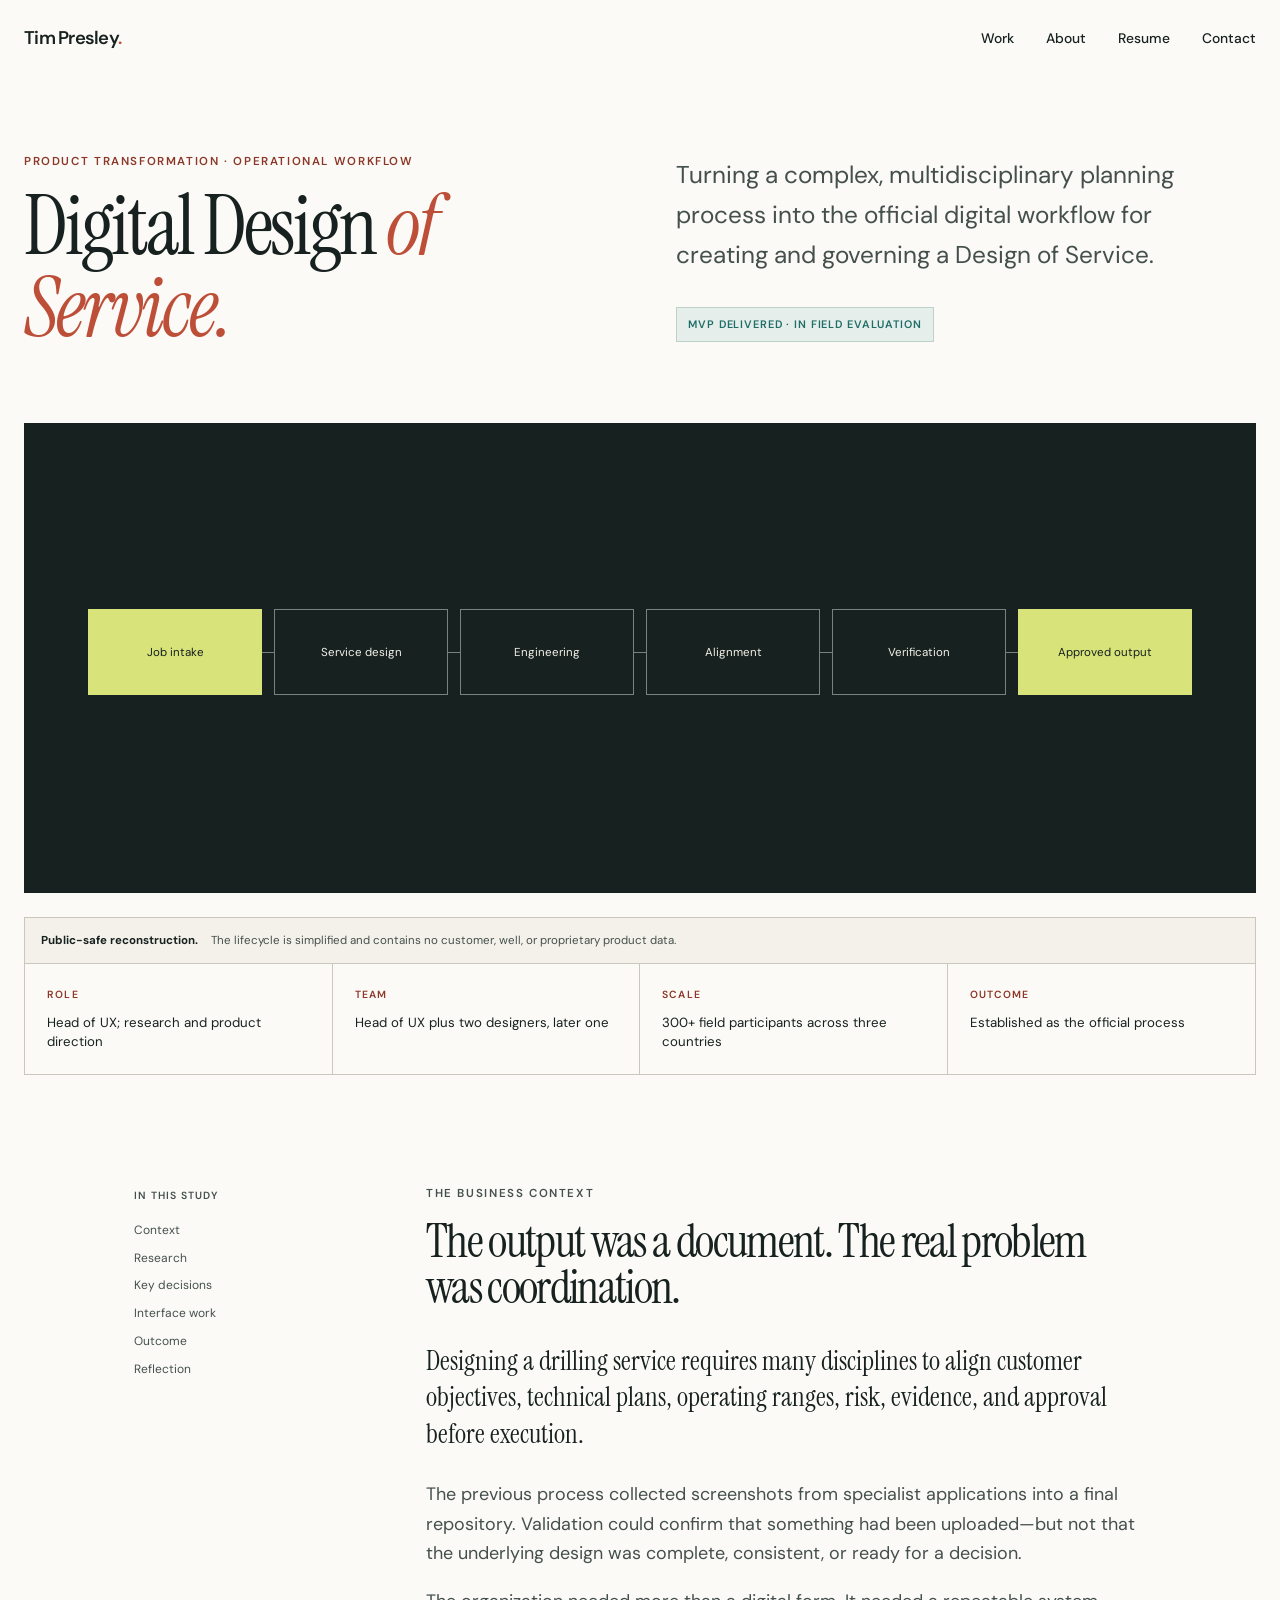
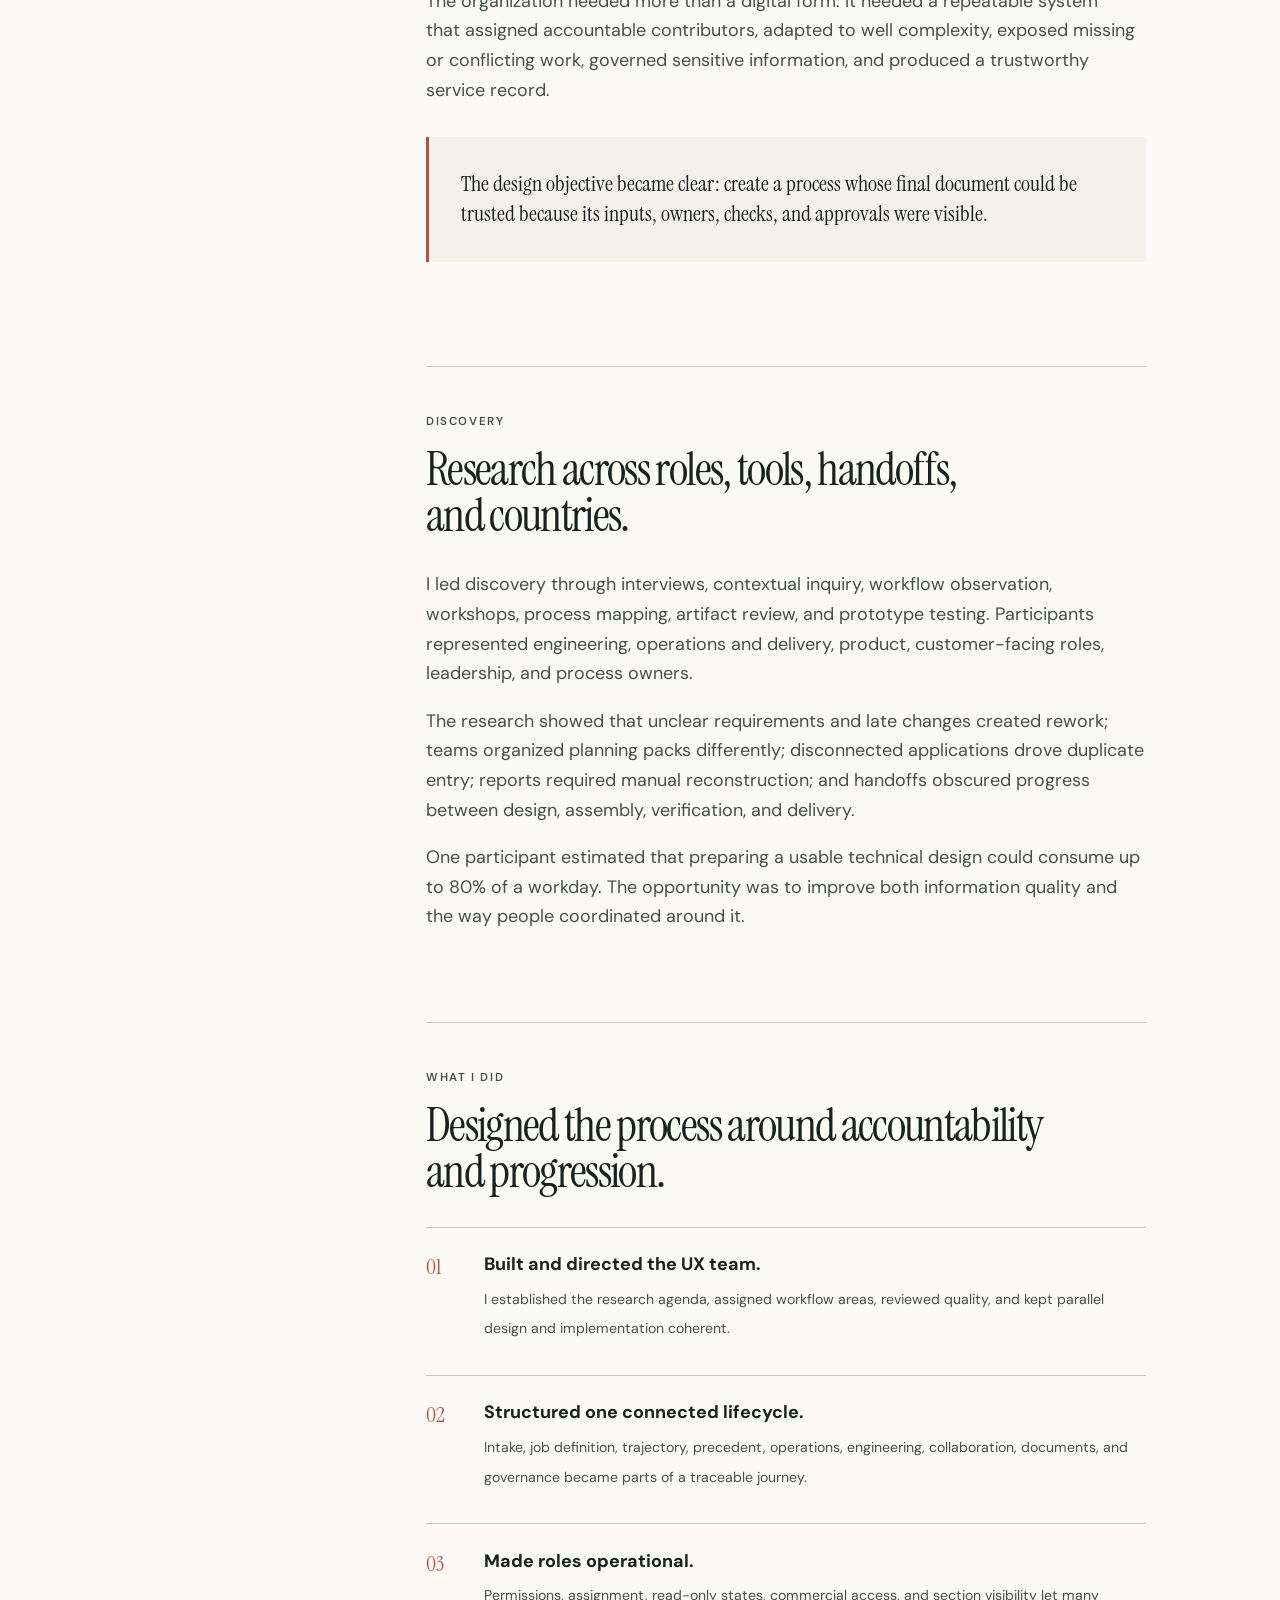
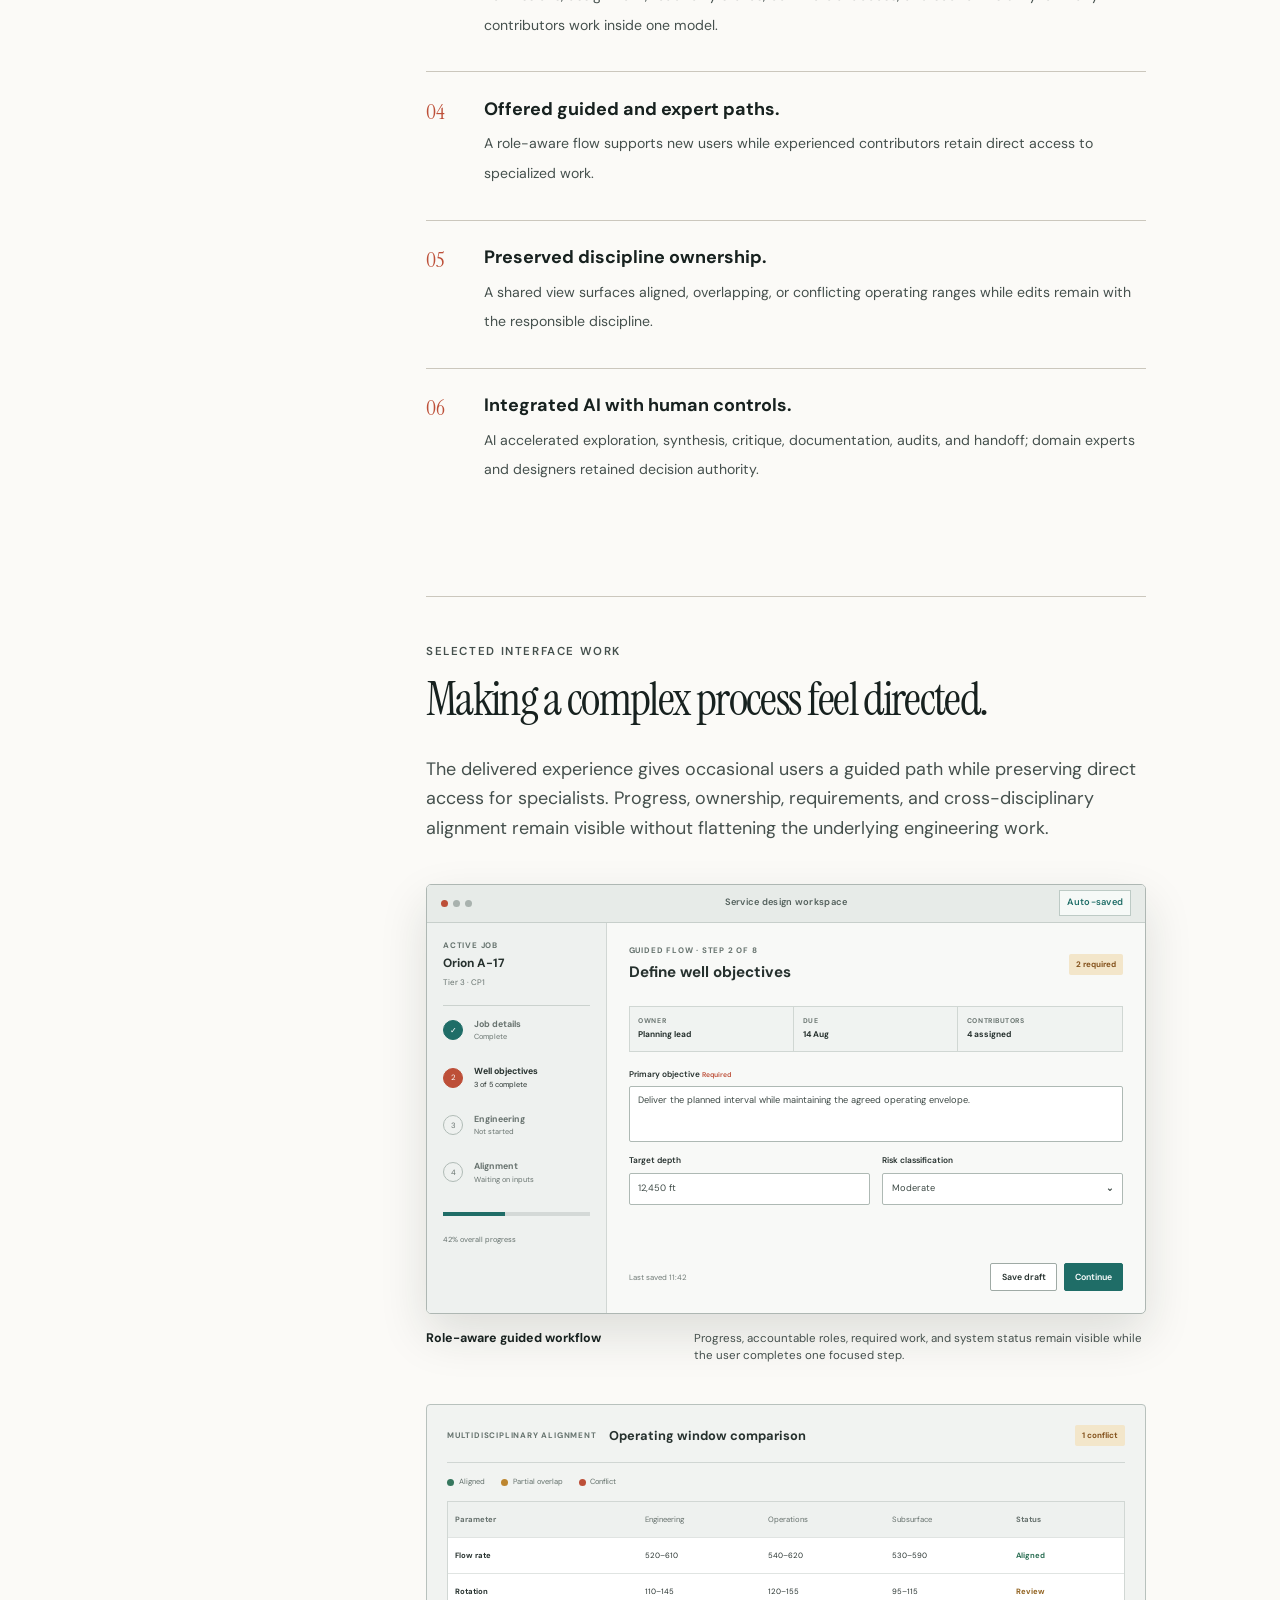
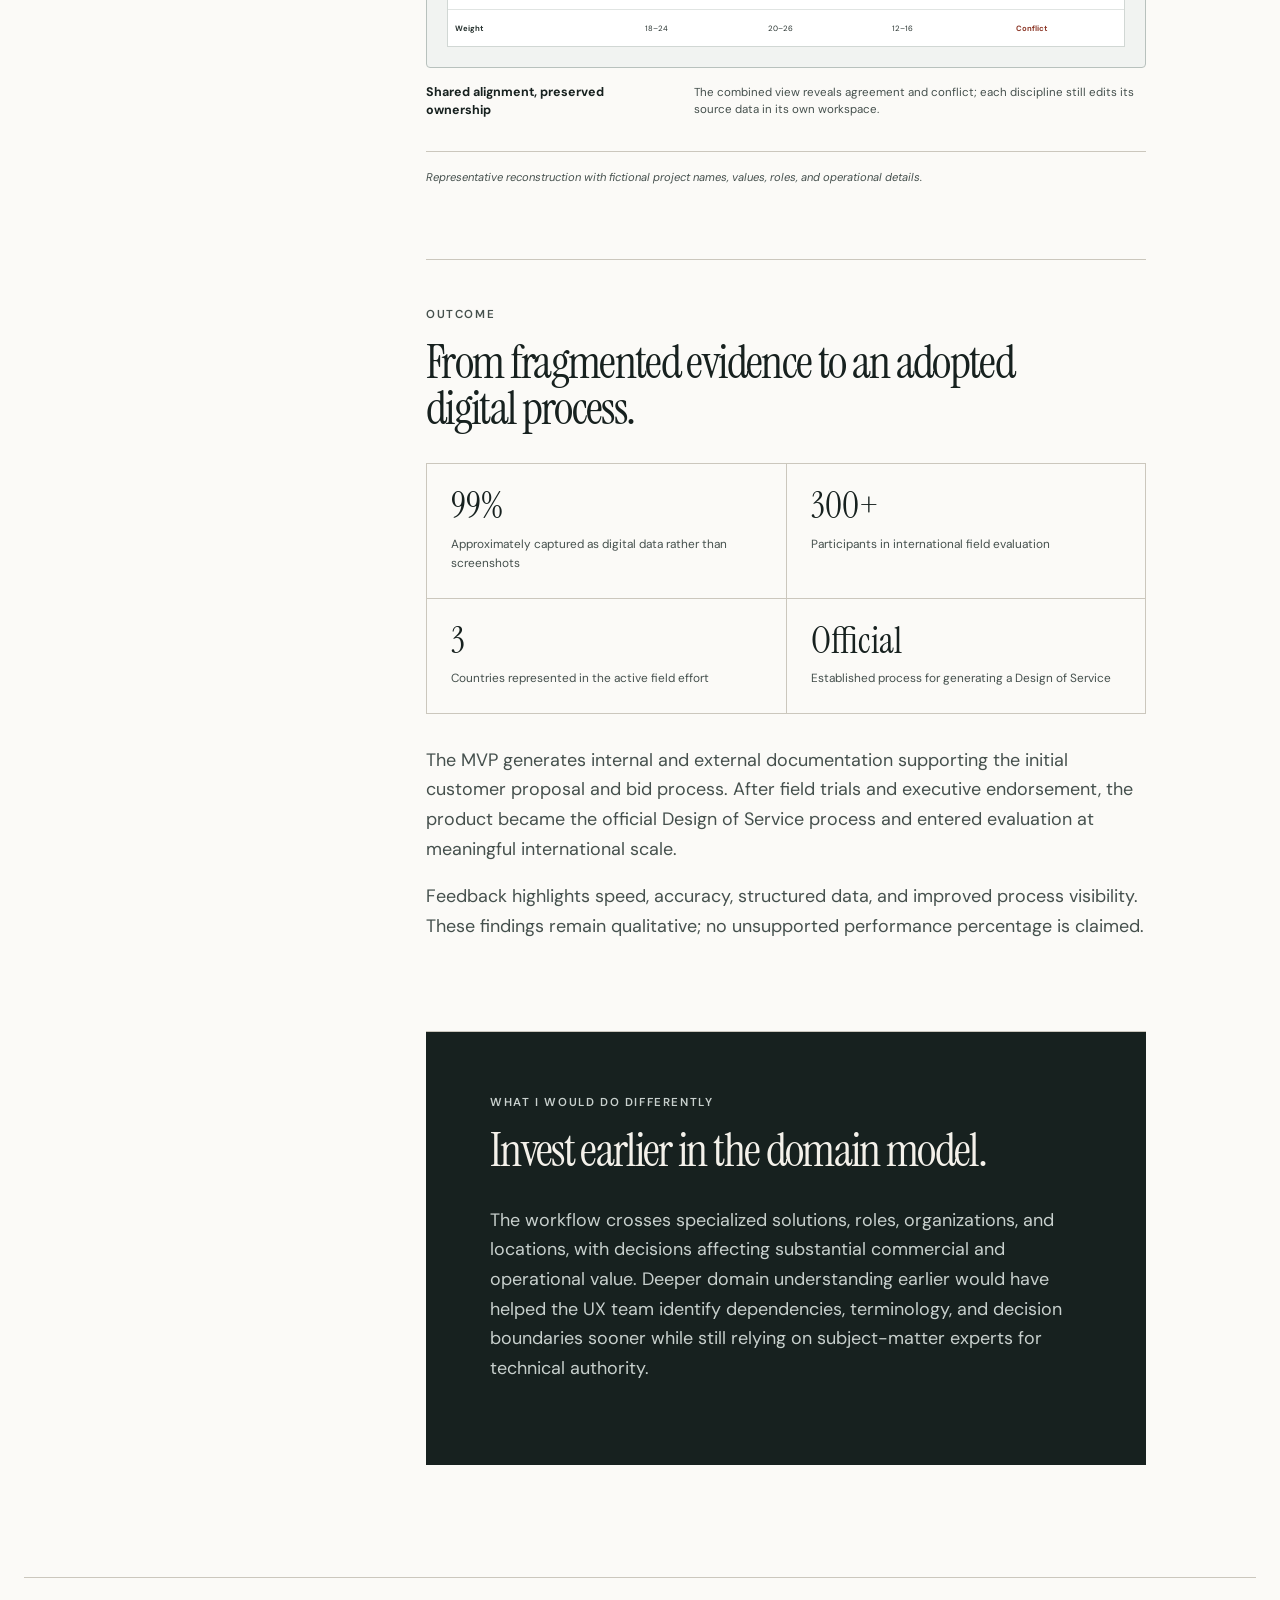
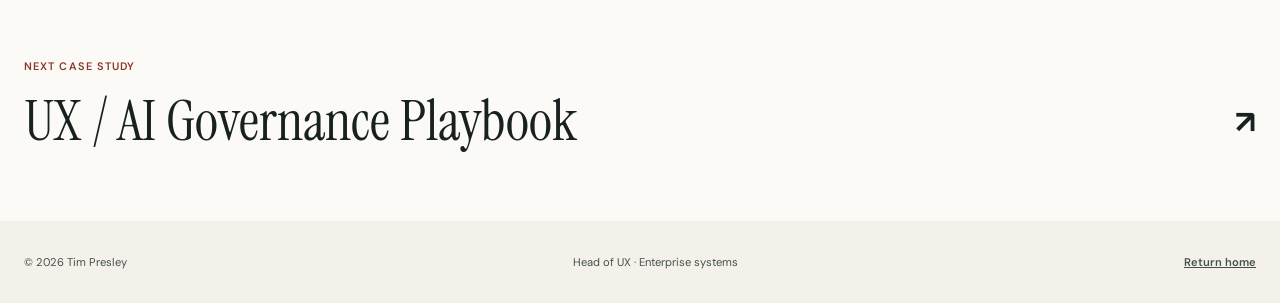
<file: case-studies/design-of-service.html>
<!doctype html>
<html lang="en">
<head>
  <meta charset="utf-8">
  <meta name="viewport" content="width=device-width, initial-scale=1">
  <meta name="description" content="How Tim Presley led the transformation of a screenshot-driven planning process into an official, governed digital workflow.">
  <meta name="theme-color" content="#fbfaf7">
  <meta property="og:title" content="Digital Design of Service — Tim Presley">
  <meta property="og:description" content="A complex multidisciplinary process transformed into an adopted digital workflow.">
  <meta property="og:type" content="article">
  <title>Digital Design of Service — Tim Presley</title>
  <link rel="icon" href="../assets/favicon.svg" type="image/svg+xml">
  <link rel="stylesheet" href="../styles.css">
  <script src="../script.js" defer></script>
</head>
<body class="case-page">
  <a class="skip-link" href="#case-content">Skip to case study</a>
  <header class="site-header" data-header>
    <a class="wordmark" href="../index.html" aria-label="Tim Presley, home"><span class="wordmark-full">Tim Presley</span><span class="wordmark-short" aria-hidden="true">TP</span><span class="wordmark-dot" aria-hidden="true">.</span></a>
    <button class="menu-button" type="button" aria-expanded="false" aria-controls="site-nav" data-menu-button><span class="sr-only">Open navigation</span><span></span><span></span></button>
    <nav class="site-nav" id="site-nav" aria-label="Primary navigation" data-nav>
      <a href="../index.html#work">Work</a><a href="../index.html#about">About</a><a href="../index.html#resume">Resume</a><a href="../index.html#contact">Contact</a>
    </nav>
  </header>

  <main class="case-main" id="case-content">
    <header class="case-hero">
      <div data-reveal>
        <p class="eyebrow">Product transformation · Operational workflow</p>
        <h1>Digital Design <em>of Service.</em></h1>
      </div>
      <div class="case-hero-summary" data-reveal>
        <p>Turning a complex, multidisciplinary planning process into the official digital workflow for creating and governing a Design of Service.</p>
        <span class="case-status">MVP delivered · In field evaluation</span>
      </div>
    </header>

    <figure class="case-visual" data-reveal>
      <div class="lifecycle-map" aria-label="Design of Service lifecycle from intake through approved output">
        <div class="lifecycle-node">Job intake</div>
        <div class="lifecycle-node">Service design</div>
        <div class="lifecycle-node">Engineering</div>
        <div class="lifecycle-node">Alignment</div>
        <div class="lifecycle-node">Verification</div>
        <div class="lifecycle-node">Approved output</div>
      </div>
    </figure>
    <div class="notice"><strong>Public-safe reconstruction.</strong> The lifecycle is simplified and contains no customer, well, or proprietary product data.</div>

    <dl class="case-facts">
      <div class="case-fact"><dt>Role</dt><dd>Head of UX; research and product direction</dd></div>
      <div class="case-fact"><dt>Team</dt><dd>Head of UX plus two designers, later one</dd></div>
      <div class="case-fact"><dt>Scale</dt><dd>300+ field participants across three countries</dd></div>
      <div class="case-fact"><dt>Outcome</dt><dd>Established as the official process</dd></div>
    </dl>

    <div class="case-layout">
      <aside class="case-toc" aria-label="Case study sections">
        <nav><p>In this study</p><a href="#context">Context</a><a href="#research">Research</a><a href="#decisions">Key decisions</a><a href="#interface">Interface work</a><a href="#outcome">Outcome</a><a href="#reflection">Reflection</a></nav>
      </aside>

      <article class="case-copy">
        <section id="context">
          <p class="eyebrow">The business context</p>
          <h2>The output was a document. The real problem was coordination.</h2>
          <p class="lead">Designing a drilling service requires many disciplines to align customer objectives, technical plans, operating ranges, risk, evidence, and approval before execution.</p>
          <p>The previous process collected screenshots from specialist applications into a final repository. Validation could confirm that something had been uploaded—but not that the underlying design was complete, consistent, or ready for a decision.</p>
          <p>The organization needed more than a digital form. It needed a repeatable system that assigned accountable contributors, adapted to well complexity, exposed missing or conflicting work, governed sensitive information, and produced a trustworthy service record.</p>
          <div class="callout"><p>The design objective became clear: create a process whose final document could be trusted because its inputs, owners, checks, and approvals were visible.</p></div>
        </section>

        <section id="research">
          <p class="eyebrow">Discovery</p>
          <h2>Research across roles, tools, handoffs, and countries.</h2>
          <p>I led discovery through interviews, contextual inquiry, workflow observation, workshops, process mapping, artifact review, and prototype testing. Participants represented engineering, operations and delivery, product, customer-facing roles, leadership, and process owners.</p>
          <p>The research showed that unclear requirements and late changes created rework; teams organized planning packs differently; disconnected applications drove duplicate entry; reports required manual reconstruction; and handoffs obscured progress between design, assembly, verification, and delivery.</p>
          <p>One participant estimated that preparing a usable technical design could consume up to 80% of a workday. The opportunity was to improve both information quality and the way people coordinated around it.</p>
        </section>

        <section id="decisions">
          <p class="eyebrow">What I did</p>
          <h2>Designed the process around accountability and progression.</h2>
          <ol class="decision-list">
            <li><div><strong>Built and directed the UX team.</strong><span>I established the research agenda, assigned workflow areas, reviewed quality, and kept parallel design and implementation coherent.</span></div></li>
            <li><div><strong>Structured one connected lifecycle.</strong><span>Intake, job definition, trajectory, precedent, operations, engineering, collaboration, documents, and governance became parts of a traceable journey.</span></div></li>
            <li><div><strong>Made roles operational.</strong><span>Permissions, assignment, read-only states, commercial access, and section visibility let many contributors work inside one model.</span></div></li>
            <li><div><strong>Offered guided and expert paths.</strong><span>A role-aware flow supports new users while experienced contributors retain direct access to specialized work.</span></div></li>
            <li><div><strong>Preserved discipline ownership.</strong><span>A shared view surfaces aligned, overlapping, or conflicting operating ranges while edits remain with the responsible discipline.</span></div></li>
            <li><div><strong>Integrated AI with human controls.</strong><span>AI accelerated exploration, synthesis, critique, documentation, audits, and handoff; domain experts and designers retained decision authority.</span></div></li>
          </ol>
        </section>

        <section id="interface">
          <p class="eyebrow">Selected interface work</p>
          <h2>Making a complex process feel directed.</h2>
          <p>The delivered experience gives occasional users a guided path while preserving direct access for specialists. Progress, ownership, requirements, and cross-disciplinary alignment remain visible without flattening the underlying engineering work.</p>

          <div class="interface-gallery">
            <figure class="interface-figure">
              <div class="ui-window">
                <div class="ui-window-bar">
                  <span class="ui-window-dots" aria-hidden="true"><i></i><i></i><i></i></span>
                  <span>Service design workspace</span>
                  <span class="ui-window-mode">Auto-saved</span>
                </div>
                <div class="ui-layout ui-layout-dos">
                  <aside class="dos-progress">
                    <div class="dos-job"><small>ACTIVE JOB</small><b>Orion A-17</b><span>Tier 3 · CP1</span></div>
                    <div class="dos-step is-complete"><i>✓</i><span><b>Job details</b><small>Complete</small></span></div>
                    <div class="dos-step is-active"><i>2</i><span><b>Well objectives</b><small>3 of 5 complete</small></span></div>
                    <div class="dos-step"><i>3</i><span><b>Engineering</b><small>Not started</small></span></div>
                    <div class="dos-step"><i>4</i><span><b>Alignment</b><small>Waiting on inputs</small></span></div>
                    <div class="dos-progress-bar"><span></span></div>
                    <small>42% overall progress</small>
                  </aside>
                  <div class="ui-workspace dos-workspace">
                    <div class="ui-page-head">
                      <div><small>GUIDED FLOW · STEP 2 OF 8</small><b>Define well objectives</b></div>
                      <span class="fake-status warn">2 required</span>
                    </div>
                    <div class="dos-owner-strip"><span><small>OWNER</small><b>Planning lead</b></span><span><small>DUE</small><b>14 Aug</b></span><span><small>CONTRIBUTORS</small><b>4 assigned</b></span></div>
                    <div class="dos-form">
                      <div class="dos-field wide"><label>Primary objective <em>Required</em></label><div class="fake-textarea">Deliver the planned interval while maintaining the agreed operating envelope.</div></div>
                      <div class="dos-field"><label>Target depth</label><div class="fake-input">12,450 ft</div></div>
                      <div class="dos-field"><label>Risk classification</label><div class="fake-input">Moderate <b>⌄</b></div></div>
                    </div>
                    <div class="dos-action-row"><span>Last saved 11:42</span><span><span class="fake-button">Save draft</span><span class="fake-button primary">Continue</span></span></div>
                  </div>
                </div>
              </div>
              <figcaption><strong>Role-aware guided workflow</strong><span>Progress, accountable roles, required work, and system status remain visible while the user completes one focused step.</span></figcaption>
            </figure>

            <figure class="interface-figure">
              <div class="alignment-panel">
                <div class="ui-mini-heading"><small>MULTIDISCIPLINARY ALIGNMENT</small><b>Operating window comparison</b><span class="fake-status warn">1 conflict</span></div>
                <div class="alignment-legend"><span><i class="agree"></i>Aligned</span><span><i class="partial"></i>Partial overlap</span><span><i class="conflict"></i>Conflict</span></div>
                <div class="alignment-table">
                  <div class="alignment-row heading"><b>Parameter</b><span>Engineering</span><span>Operations</span><span>Subsurface</span><em>Status</em></div>
                  <div class="alignment-row"><b>Flow rate</b><span>520–610</span><span>540–620</span><span>530–590</span><em class="status-agree">Aligned</em></div>
                  <div class="alignment-row"><b>Rotation</b><span>110–145</span><span>120–155</span><span>95–115</span><em class="status-partial">Review</em></div>
                  <div class="alignment-row"><b>Weight</b><span>18–24</span><span>20–26</span><span>12–16</span><em class="status-conflict">Conflict</em></div>
                </div>
              </div>
              <figcaption><strong>Shared alignment, preserved ownership</strong><span>The combined view reveals agreement and conflict; each discipline still edits its source data in its own workspace.</span></figcaption>
            </figure>
          </div>
          <p class="interface-disclosure">Representative reconstruction with fictional project names, values, roles, and operational details.</p>
        </section>

        <section id="outcome">
          <p class="eyebrow">Outcome</p>
          <h2>From fragmented evidence to an adopted digital process.</h2>
          <div class="evidence-grid">
            <div class="evidence-card"><strong>99%</strong><span>Approximately captured as digital data rather than screenshots</span></div>
            <div class="evidence-card"><strong>300+</strong><span>Participants in international field evaluation</span></div>
            <div class="evidence-card"><strong>3</strong><span>Countries represented in the active field effort</span></div>
            <div class="evidence-card"><strong>Official</strong><span>Established process for generating a Design of Service</span></div>
          </div>
          <p>The MVP generates internal and external documentation supporting the initial customer proposal and bid process. After field trials and executive endorsement, the product became the official Design of Service process and entered evaluation at meaningful international scale.</p>
          <p>Feedback highlights speed, accuracy, structured data, and improved process visibility. These findings remain qualitative; no unsupported performance percentage is claimed.</p>
        </section>

        <section class="reflection" id="reflection">
          <p class="eyebrow">What I would do differently</p>
          <h2>Invest earlier in the domain model.</h2>
          <p>The workflow crosses specialized solutions, roles, organizations, and locations, with decisions affecting substantial commercial and operational value. Deeper domain understanding earlier would have helped the UX team identify dependencies, terminology, and decision boundaries sooner while still relying on subject-matter experts for technical authority.</p>
        </section>
      </article>
    </div>

    <a class="next-case" href="ai-governance.html">
      <div><span>Next case study</span><strong>UX / AI Governance Playbook</strong></div><b aria-hidden="true">↗</b>
    </a>
  </main>
  <footer class="site-footer"><p>© <span data-year>2026</span> Tim Presley</p><p>Head of UX · Enterprise systems</p><a href="../index.html">Return home</a></footer>
</body>
</html>
</file>
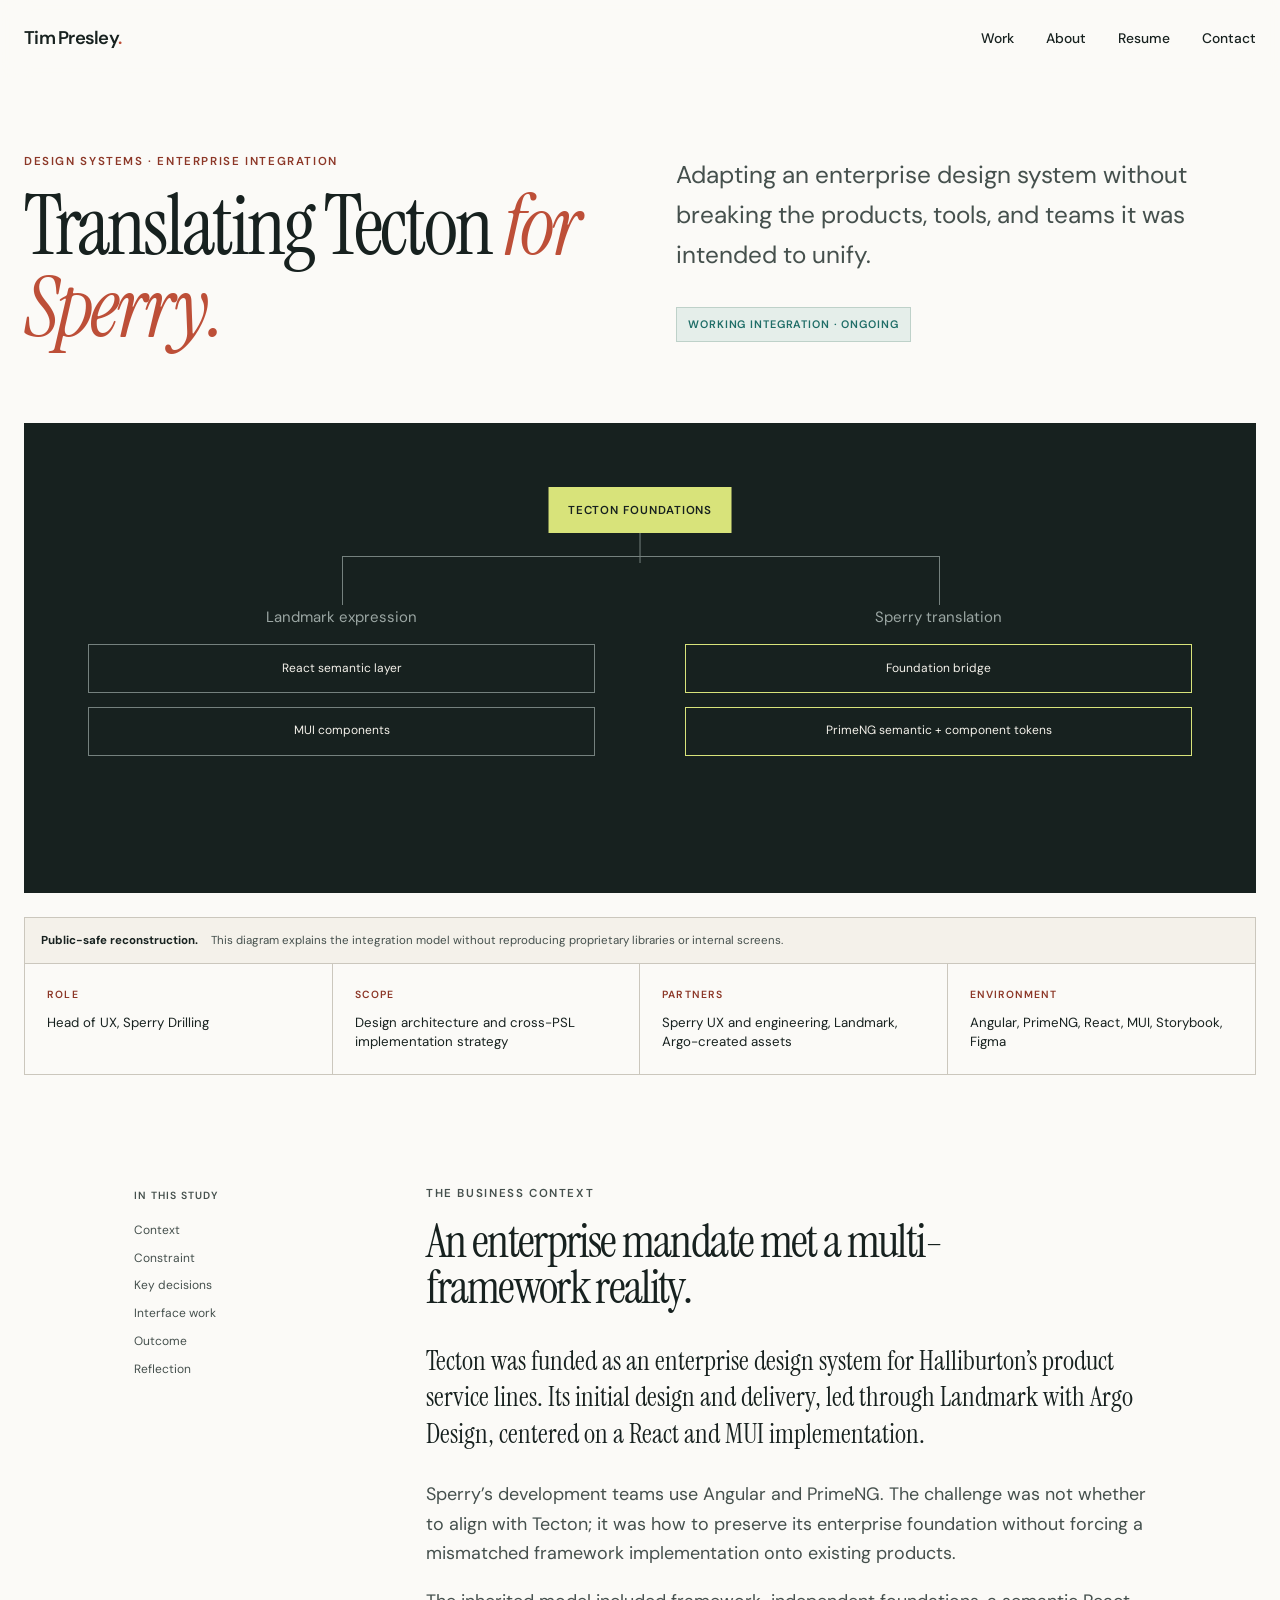
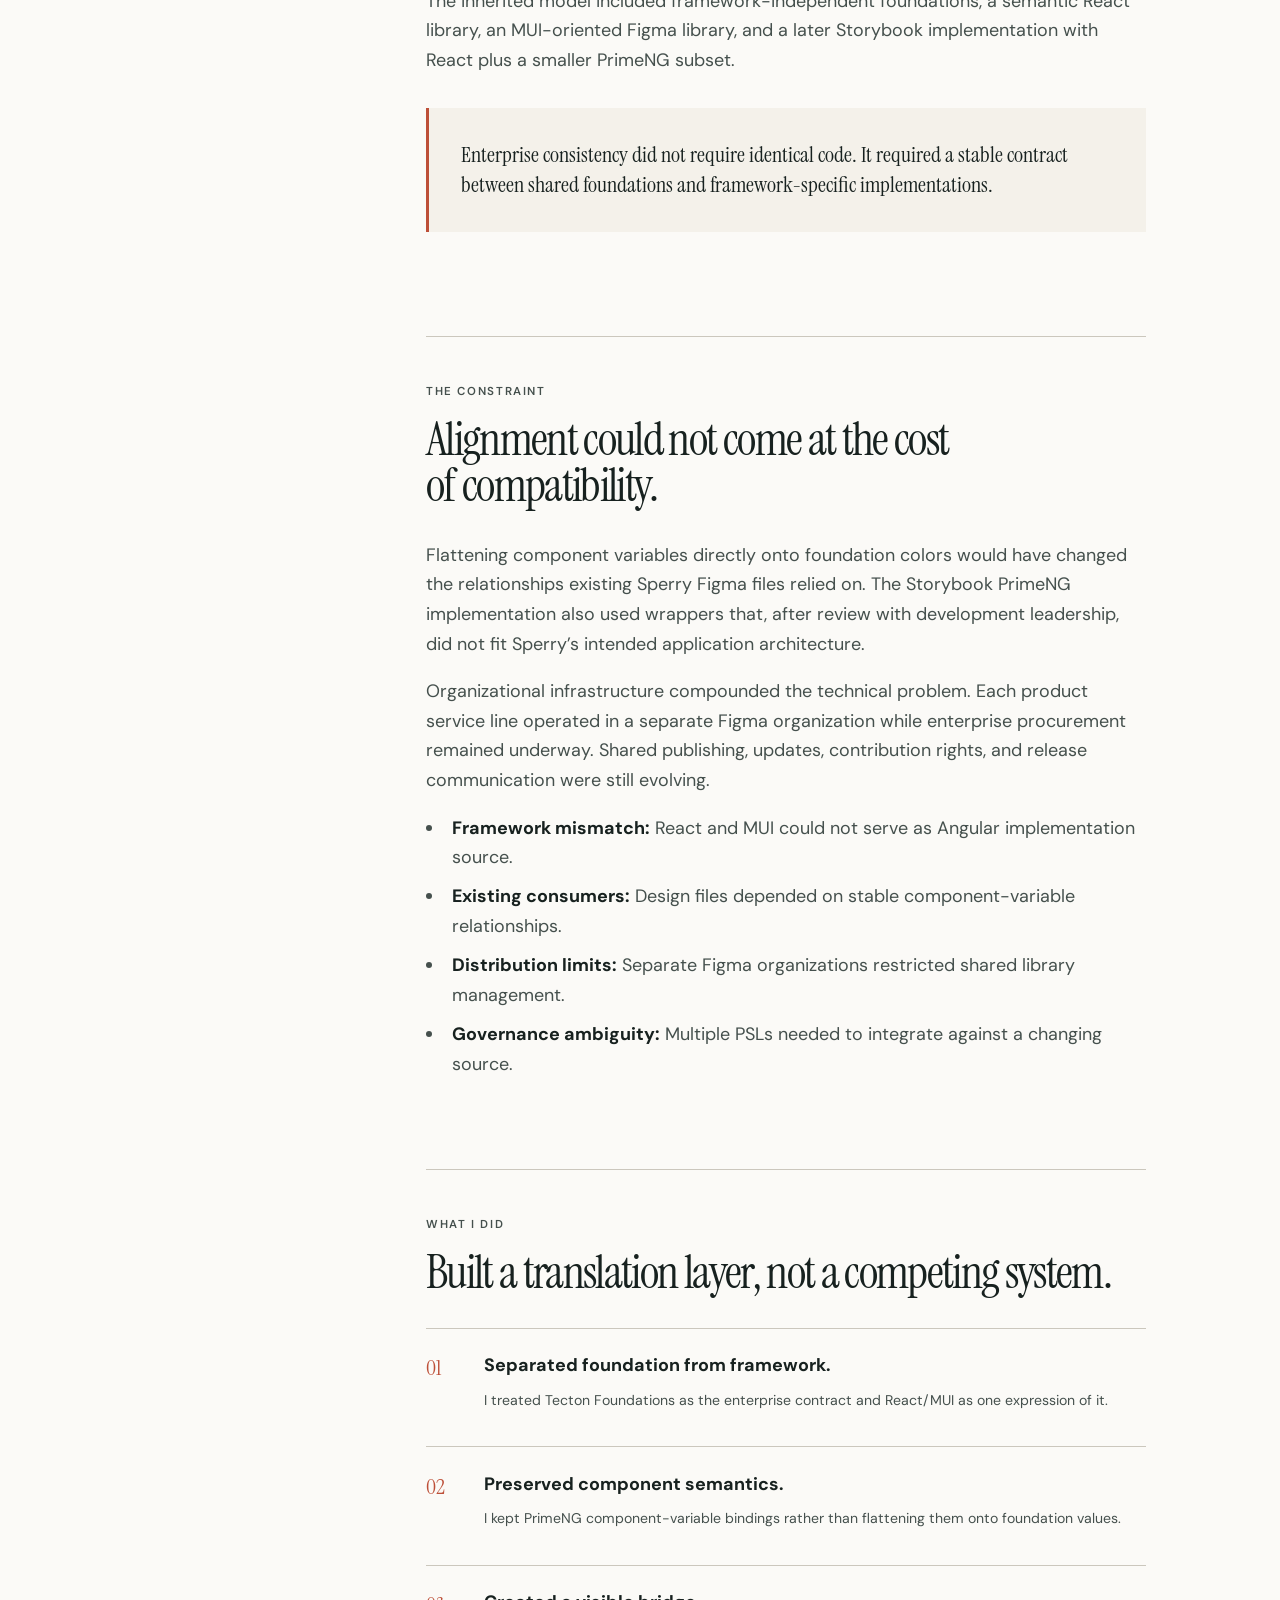
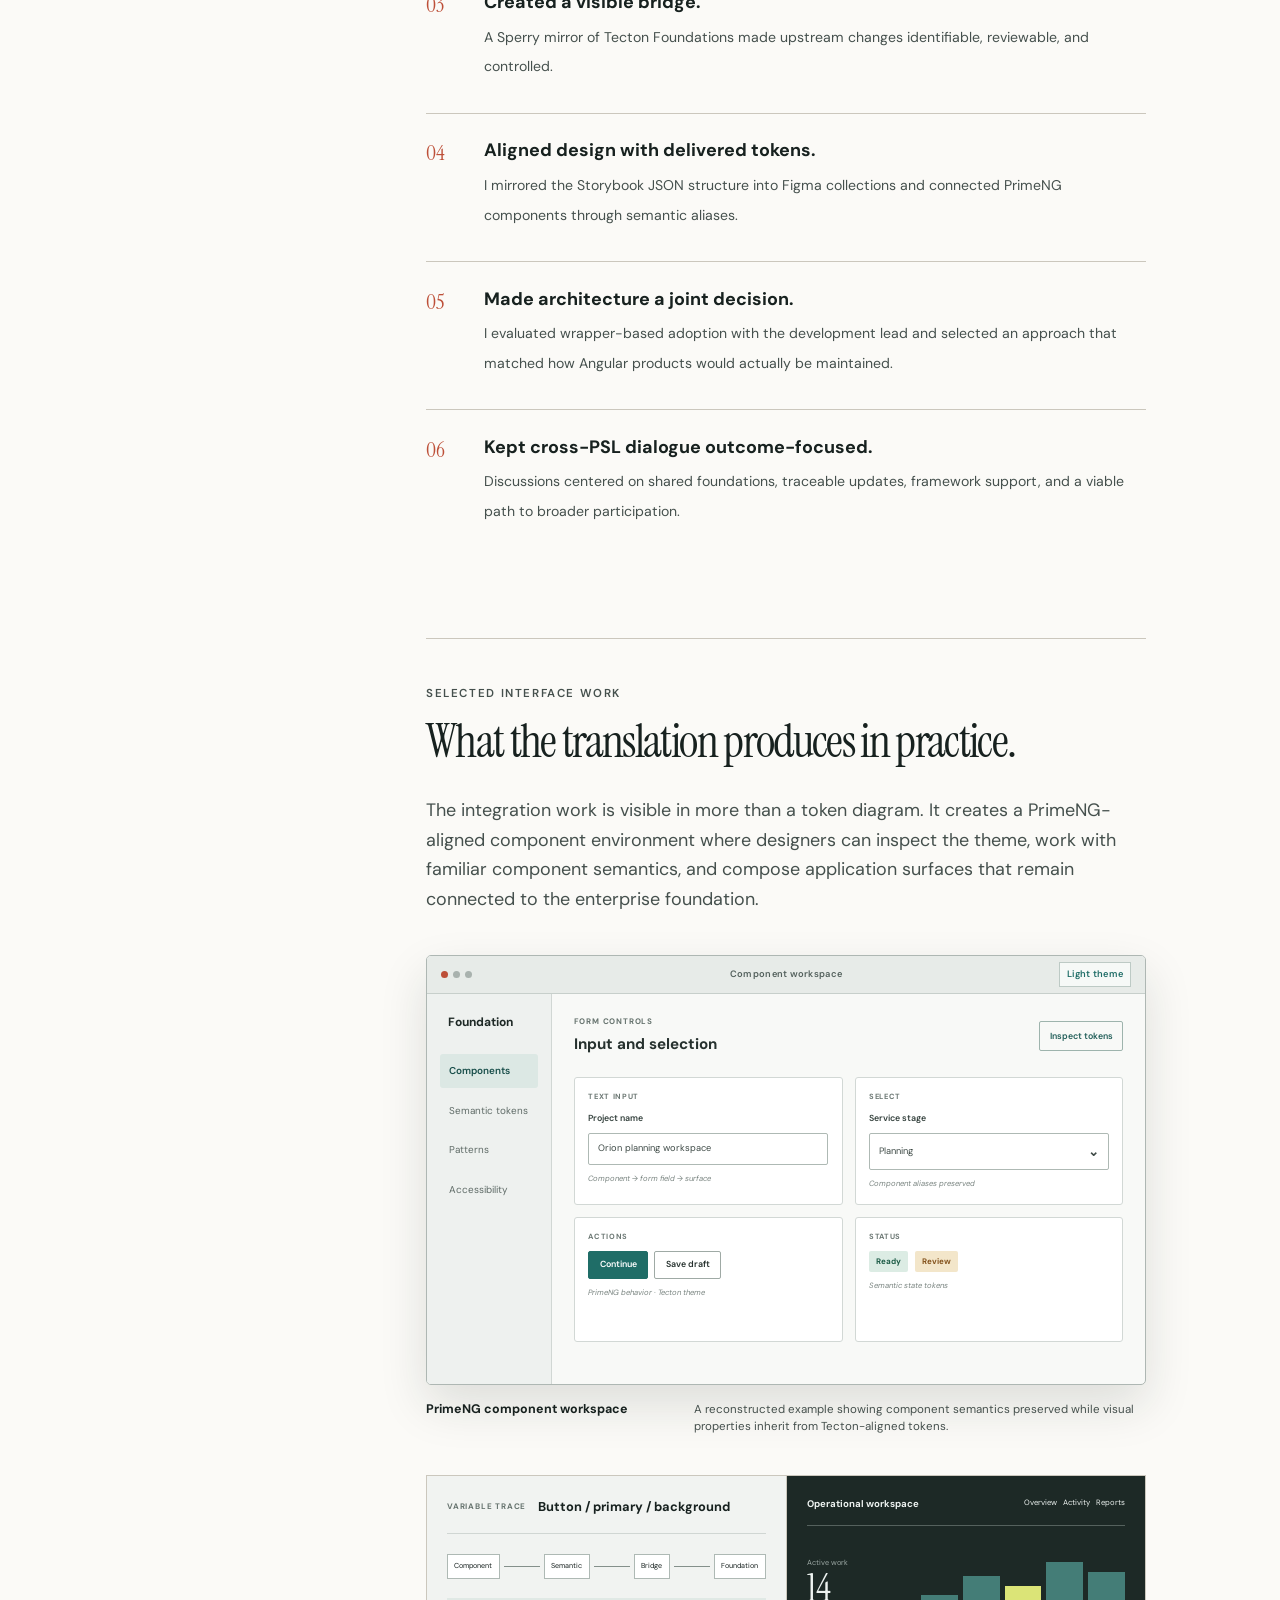
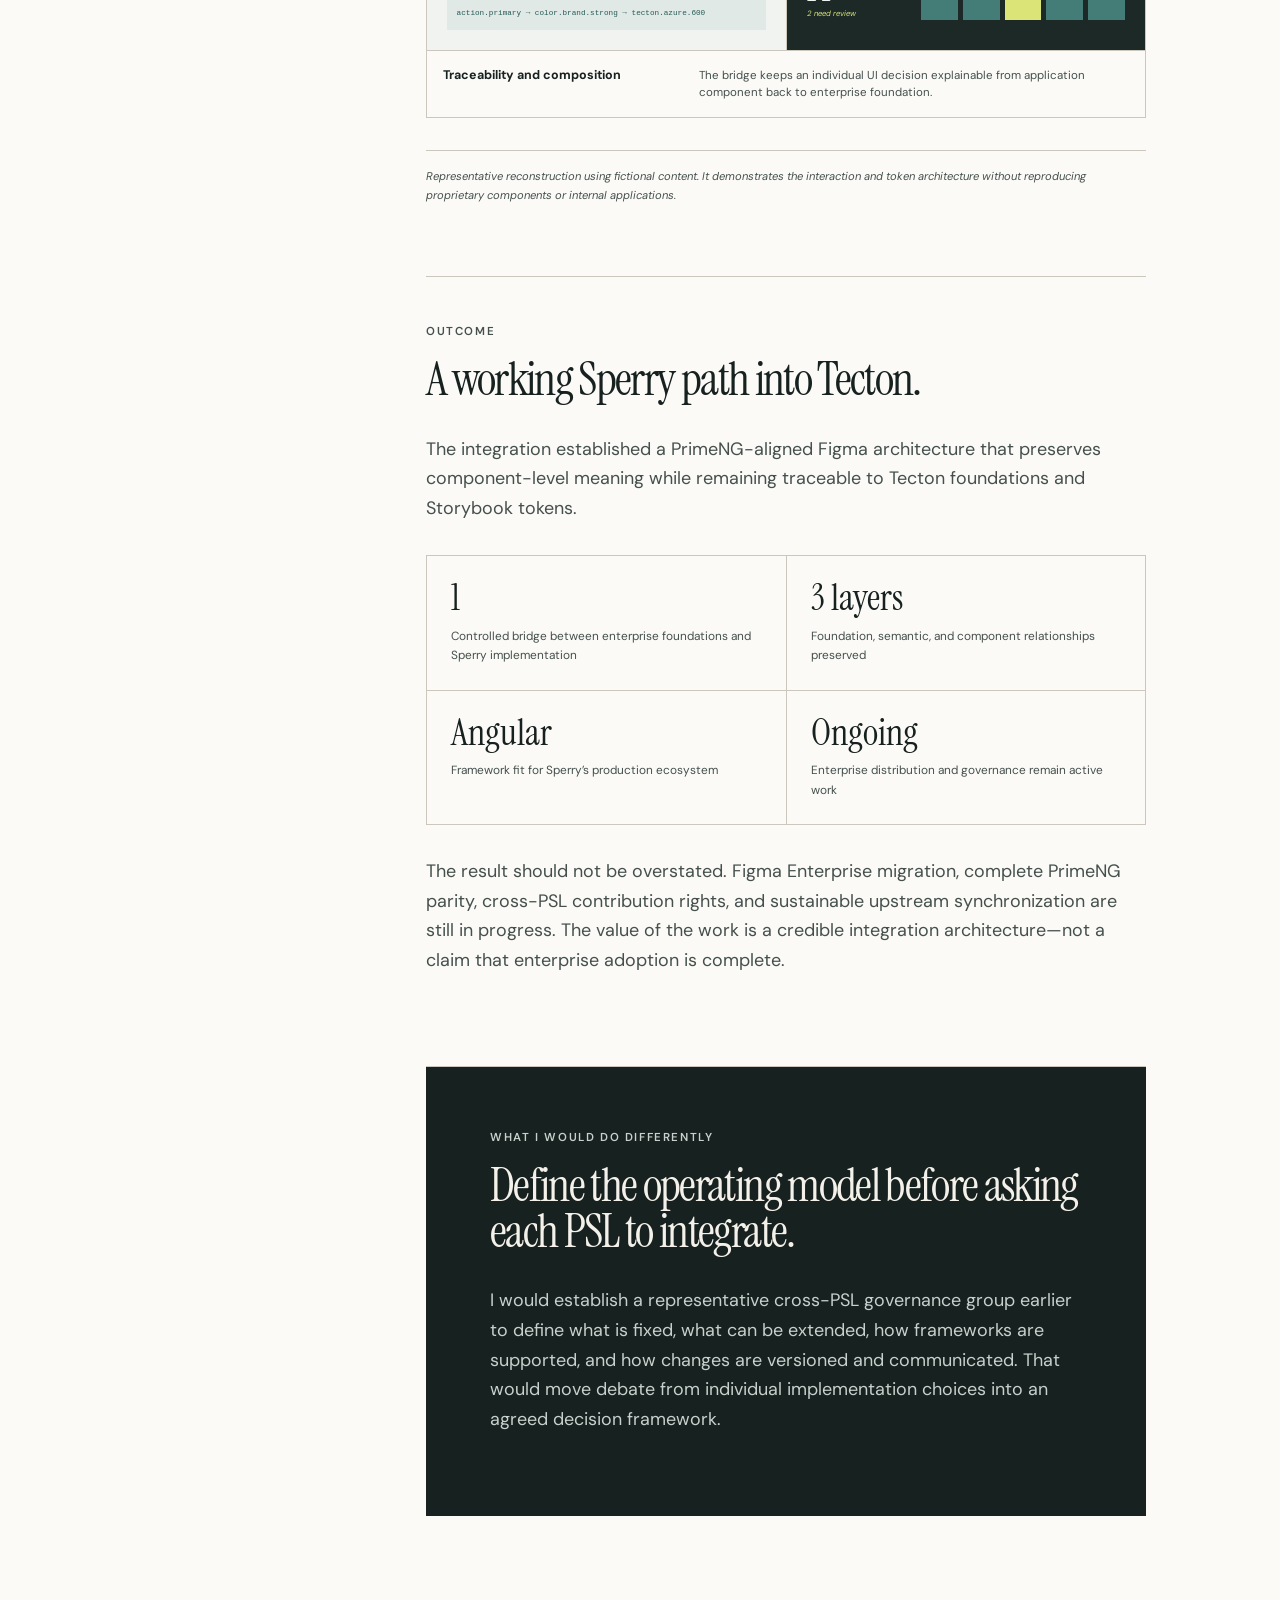
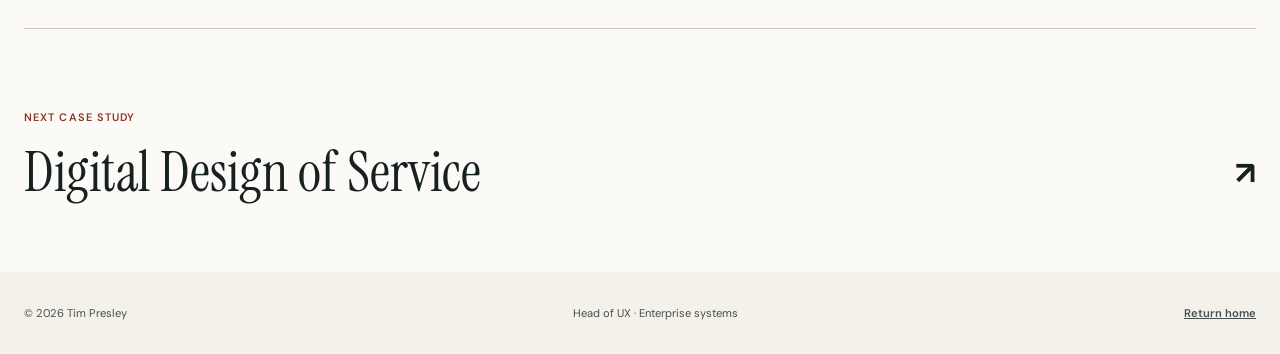
<file: case-studies/tecton-integration.html>
<!doctype html>
<html lang="en">
<head>
  <meta charset="utf-8">
  <meta name="viewport" content="width=device-width, initial-scale=1">
  <meta name="description" content="How Tim Presley led Sperry's translation of an enterprise React and MUI design system into a maintainable Angular and PrimeNG architecture.">
  <meta name="theme-color" content="#fbfaf7">
  <meta property="og:title" content="Translating Tecton for Sperry — Tim Presley">
  <meta property="og:description" content="Enterprise design-system translation across frameworks, product lines, and governance constraints.">
  <meta property="og:type" content="article">
  <title>Translating Tecton for Sperry — Tim Presley</title>
  <link rel="icon" href="../assets/favicon.svg" type="image/svg+xml">
  <link rel="stylesheet" href="../styles.css">
  <script src="../script.js" defer></script>
</head>
<body class="case-page">
  <a class="skip-link" href="#case-content">Skip to case study</a>
  <header class="site-header" data-header>
    <a class="wordmark" href="../index.html" aria-label="Tim Presley, home"><span class="wordmark-full">Tim Presley</span><span class="wordmark-short" aria-hidden="true">TP</span><span class="wordmark-dot" aria-hidden="true">.</span></a>
    <button class="menu-button" type="button" aria-expanded="false" aria-controls="site-nav" data-menu-button>
      <span class="sr-only">Open navigation</span><span></span><span></span>
    </button>
    <nav class="site-nav" id="site-nav" aria-label="Primary navigation" data-nav>
      <a href="../index.html#work">Work</a>
      <a href="../index.html#about">About</a>
      <a href="../index.html#resume">Resume</a>
      <a href="../index.html#contact">Contact</a>
    </nav>
  </header>

  <main class="case-main" id="case-content">
    <header class="case-hero">
      <div data-reveal>
        <p class="eyebrow">Design systems · Enterprise integration</p>
        <h1>Translating Tecton <em>for Sperry.</em></h1>
      </div>
      <div class="case-hero-summary" data-reveal>
        <p>Adapting an enterprise design system without breaking the products, tools, and teams it was intended to unify.</p>
        <span class="case-status">Working integration · Ongoing</span>
      </div>
    </header>

    <figure class="case-visual" data-reveal>
      <div class="architecture-map" aria-label="Tecton foundations branching into React MUI and Angular PrimeNG framework paths">
        <div class="architecture-source">Tecton foundations</div>
        <div class="architecture-path">
          <small>Landmark expression</small>
          <span>React semantic layer</span>
          <span>MUI components</span>
        </div>
        <div class="architecture-path sperry">
          <small>Sperry translation</small>
          <span>Foundation bridge</span>
          <span>PrimeNG semantic + component tokens</span>
        </div>
      </div>
    </figure>
    <div class="notice"><strong>Public-safe reconstruction.</strong> This diagram explains the integration model without reproducing proprietary libraries or internal screens.</div>

    <dl class="case-facts">
      <div class="case-fact"><dt>Role</dt><dd>Head of UX, Sperry Drilling</dd></div>
      <div class="case-fact"><dt>Scope</dt><dd>Design architecture and cross-PSL implementation strategy</dd></div>
      <div class="case-fact"><dt>Partners</dt><dd>Sperry UX and engineering, Landmark, Argo-created assets</dd></div>
      <div class="case-fact"><dt>Environment</dt><dd>Angular, PrimeNG, React, MUI, Storybook, Figma</dd></div>
    </dl>

    <div class="case-layout">
      <aside class="case-toc" aria-label="Case study sections">
        <nav>
          <p>In this study</p>
          <a href="#context">Context</a>
          <a href="#constraint">Constraint</a>
          <a href="#decisions">Key decisions</a>
          <a href="#interface">Interface work</a>
          <a href="#outcome">Outcome</a>
          <a href="#reflection">Reflection</a>
        </nav>
      </aside>

      <article class="case-copy">
        <section id="context">
          <p class="eyebrow">The business context</p>
          <h2>An enterprise mandate met a multi-framework reality.</h2>
          <p class="lead">Tecton was funded as an enterprise design system for Halliburton’s product service lines. Its initial design and delivery, led through Landmark with Argo Design, centered on a React and MUI implementation.</p>
          <p>Sperry’s development teams use Angular and PrimeNG. The challenge was not whether to align with Tecton; it was how to preserve its enterprise foundation without forcing a mismatched framework implementation onto existing products.</p>
          <p>The inherited model included framework-independent foundations, a semantic React library, an MUI-oriented Figma library, and a later Storybook implementation with React plus a smaller PrimeNG subset.</p>
          <div class="callout"><p>Enterprise consistency did not require identical code. It required a stable contract between shared foundations and framework-specific implementations.</p></div>
        </section>

        <section id="constraint">
          <p class="eyebrow">The constraint</p>
          <h2>Alignment could not come at the cost of compatibility.</h2>
          <p>Flattening component variables directly onto foundation colors would have changed the relationships existing Sperry Figma files relied on. The Storybook PrimeNG implementation also used wrappers that, after review with development leadership, did not fit Sperry’s intended application architecture.</p>
          <p>Organizational infrastructure compounded the technical problem. Each product service line operated in a separate Figma organization while enterprise procurement remained underway. Shared publishing, updates, contribution rights, and release communication were still evolving.</p>
          <ul>
            <li><strong>Framework mismatch:</strong> React and MUI could not serve as Angular implementation source.</li>
            <li><strong>Existing consumers:</strong> Design files depended on stable component-variable relationships.</li>
            <li><strong>Distribution limits:</strong> Separate Figma organizations restricted shared library management.</li>
            <li><strong>Governance ambiguity:</strong> Multiple PSLs needed to integrate against a changing source.</li>
          </ul>
        </section>

        <section id="decisions">
          <p class="eyebrow">What I did</p>
          <h2>Built a translation layer, not a competing system.</h2>
          <ol class="decision-list">
            <li><div><strong>Separated foundation from framework.</strong><span>I treated Tecton Foundations as the enterprise contract and React/MUI as one expression of it.</span></div></li>
            <li><div><strong>Preserved component semantics.</strong><span>I kept PrimeNG component-variable bindings rather than flattening them onto foundation values.</span></div></li>
            <li><div><strong>Created a visible bridge.</strong><span>A Sperry mirror of Tecton Foundations made upstream changes identifiable, reviewable, and controlled.</span></div></li>
            <li><div><strong>Aligned design with delivered tokens.</strong><span>I mirrored the Storybook JSON structure into Figma collections and connected PrimeNG components through semantic aliases.</span></div></li>
            <li><div><strong>Made architecture a joint decision.</strong><span>I evaluated wrapper-based adoption with the development lead and selected an approach that matched how Angular products would actually be maintained.</span></div></li>
            <li><div><strong>Kept cross-PSL dialogue outcome-focused.</strong><span>Discussions centered on shared foundations, traceable updates, framework support, and a viable path to broader participation.</span></div></li>
          </ol>
        </section>

        <section id="interface">
          <p class="eyebrow">Selected interface work</p>
          <h2>What the translation produces in practice.</h2>
          <p>The integration work is visible in more than a token diagram. It creates a PrimeNG-aligned component environment where designers can inspect the theme, work with familiar component semantics, and compose application surfaces that remain connected to the enterprise foundation.</p>

          <div class="interface-gallery">
            <figure class="interface-figure">
              <div class="ui-window">
                <div class="ui-window-bar">
                  <span class="ui-window-dots" aria-hidden="true"><i></i><i></i><i></i></span>
                  <span>Component workspace</span>
                  <span class="ui-window-mode">Light theme</span>
                </div>
                <div class="ui-layout ui-layout-ds">
                  <aside class="ui-sidebar">
                    <strong>Foundation</strong>
                    <span class="is-active">Components</span>
                    <span>Semantic tokens</span>
                    <span>Patterns</span>
                    <span>Accessibility</span>
                  </aside>
                  <div class="ui-workspace">
                    <div class="ui-page-head">
                      <div><small>FORM CONTROLS</small><b>Input and selection</b></div>
                      <span class="ui-control-button">Inspect tokens</span>
                    </div>
                    <div class="ui-component-grid">
                      <div class="ui-component-card">
                        <small>TEXT INPUT</small>
                        <label>Project name</label>
                        <div class="fake-input">Orion planning workspace</div>
                        <em>Component → form field → surface</em>
                      </div>
                      <div class="ui-component-card">
                        <small>SELECT</small>
                        <label>Service stage</label>
                        <div class="fake-input">Planning <b>⌄</b></div>
                        <em>Component aliases preserved</em>
                      </div>
                      <div class="ui-component-card ui-component-actions">
                        <small>ACTIONS</small>
                        <div><span class="fake-button primary">Continue</span><span class="fake-button">Save draft</span></div>
                        <em>PrimeNG behavior · Tecton theme</em>
                      </div>
                      <div class="ui-component-card">
                        <small>STATUS</small>
                        <div class="status-row"><span class="fake-status good">Ready</span><span class="fake-status warn">Review</span></div>
                        <em>Semantic state tokens</em>
                      </div>
                    </div>
                  </div>
                </div>
              </div>
              <figcaption><strong>PrimeNG component workspace</strong><span>A reconstructed example showing component semantics preserved while visual properties inherit from Tecton-aligned tokens.</span></figcaption>
            </figure>

            <figure class="interface-figure interface-figure-split">
              <div class="ui-token-inspector">
                <div class="ui-mini-heading"><small>VARIABLE TRACE</small><b>Button / primary / background</b></div>
                <div class="token-trace">
                  <span>Component</span><i></i><span>Semantic</span><i></i><span>Bridge</span><i></i><span>Foundation</span>
                </div>
                <code>action.primary → color.brand.strong → tecton.azure.600</code>
              </div>
              <div class="ui-theme-preview">
                <div class="theme-preview-nav"><b>Operational workspace</b><span>Overview&nbsp;&nbsp; Activity&nbsp;&nbsp; Reports</span></div>
                <div class="theme-preview-body">
                  <div class="theme-kpi"><small>Active work</small><b>14</b><em>2 need review</em></div>
                  <div class="theme-bars"><i></i><i></i><i></i><i></i><i></i></div>
                </div>
              </div>
              <figcaption><strong>Traceability and composition</strong><span>The bridge keeps an individual UI decision explainable from application component back to enterprise foundation.</span></figcaption>
            </figure>
          </div>
          <p class="interface-disclosure">Representative reconstruction using fictional content. It demonstrates the interaction and token architecture without reproducing proprietary components or internal applications.</p>
        </section>

        <section id="outcome">
          <p class="eyebrow">Outcome</p>
          <h2>A working Sperry path into Tecton.</h2>
          <p>The integration established a PrimeNG-aligned Figma architecture that preserves component-level meaning while remaining traceable to Tecton foundations and Storybook tokens.</p>
          <div class="evidence-grid">
            <div class="evidence-card"><strong>1</strong><span>Controlled bridge between enterprise foundations and Sperry implementation</span></div>
            <div class="evidence-card"><strong>3 layers</strong><span>Foundation, semantic, and component relationships preserved</span></div>
            <div class="evidence-card"><strong>Angular</strong><span>Framework fit for Sperry’s production ecosystem</span></div>
            <div class="evidence-card"><strong>Ongoing</strong><span>Enterprise distribution and governance remain active work</span></div>
          </div>
          <p>The result should not be overstated. Figma Enterprise migration, complete PrimeNG parity, cross-PSL contribution rights, and sustainable upstream synchronization are still in progress. The value of the work is a credible integration architecture—not a claim that enterprise adoption is complete.</p>
        </section>

        <section class="reflection" id="reflection">
          <p class="eyebrow">What I would do differently</p>
          <h2>Define the operating model before asking each PSL to integrate.</h2>
          <p>I would establish a representative cross-PSL governance group earlier to define what is fixed, what can be extended, how frameworks are supported, and how changes are versioned and communicated. That would move debate from individual implementation choices into an agreed decision framework.</p>
        </section>
      </article>
    </div>

    <a class="next-case" href="design-of-service.html">
      <div><span>Next case study</span><strong>Digital Design of Service</strong></div>
      <b aria-hidden="true">↗</b>
    </a>
  </main>

  <footer class="site-footer">
    <p>© <span data-year>2026</span> Tim Presley</p><p>Head of UX · Enterprise systems</p><a href="../index.html">Return home</a>
  </footer>
</body>
</html>
</file>
<file: styles.css>
@import url("https://fonts.googleapis.com/css2?family=DM+Sans:wght@400;500;600&family=Instrument+Serif:ital@0;1&display=swap");

:root {
  --ink: #17211f;
  --ink-soft: #45504d;
  --paper: #f4f1ea;
  --paper-deep: #e9e5dc;
  --surface: #fbfaf7;
  --line: #cbc7bd;
  --line-dark: #848c88;
  --accent: #bd4f38;
  --accent-dark: #8c3727;
  --teal: #1f6d67;
  --lime: #d8e37a;
  --white: #fff;
  --display: "Instrument Serif", Georgia, serif;
  --body: "DM Sans", Arial, sans-serif;
  --step--1: clamp(.78rem, .73rem + .17vw, .88rem);
  --step-0: clamp(1rem, .93rem + .24vw, 1.125rem);
  --step-1: clamp(1.25rem, 1.08rem + .55vw, 1.6rem);
  --step-2: clamp(1.7rem, 1.35rem + 1.1vw, 2.4rem);
  --step-3: clamp(2.4rem, 1.75rem + 2.2vw, 4rem);
  --step-4: clamp(3.4rem, 2.1rem + 4.2vw, 7rem);
  --space-1: .5rem;
  --space-2: .75rem;
  --space-3: 1rem;
  --space-4: 1.5rem;
  --space-5: 2rem;
  --space-6: 3rem;
  --space-7: 4.5rem;
  --space-8: 7rem;
  --max: 1240px;
  --radius: 2px;
  --shadow: 0 20px 55px rgba(28, 35, 32, .09);
}

*,
*::before,
*::after { box-sizing: border-box; }

html {
  scroll-behavior: smooth;
  background: var(--paper);
}

body {
  margin: 0;
  color: var(--ink);
  background: var(--paper);
  font-family: var(--body);
  font-size: var(--step-0);
  line-height: 1.65;
  -webkit-font-smoothing: antialiased;
}

body.menu-open { overflow: hidden; }

img, svg { display: block; max-width: 100%; }
a { color: inherit; }
button, input { font: inherit; }

:focus-visible {
  outline: 3px solid var(--accent);
  outline-offset: 4px;
}

.skip-link {
  position: fixed;
  z-index: 1000;
  top: 1rem;
  left: 1rem;
  padding: .75rem 1rem;
  color: var(--white);
  background: var(--ink);
  transform: translateY(-160%);
}
.skip-link:focus { transform: none; }

.sr-only {
  position: absolute;
  width: 1px;
  height: 1px;
  padding: 0;
  margin: -1px;
  overflow: hidden;
  clip: rect(0, 0, 0, 0);
  white-space: nowrap;
  border: 0;
}

.site-header {
  position: fixed;
  z-index: 100;
  inset: 0 0 auto;
  display: flex;
  align-items: center;
  justify-content: space-between;
  height: 78px;
  padding: 0 max(24px, calc((100vw - var(--max)) / 2));
  background: color-mix(in srgb, var(--paper) 89%, transparent);
  border-bottom: 1px solid transparent;
  backdrop-filter: blur(14px);
  transition: border-color .2s ease;
}
.site-header.scrolled { border-color: var(--line); }

.wordmark {
  position: relative;
  z-index: 3;
  font-size: 1.15rem;
  font-weight: 600;
  letter-spacing: -.04em;
  text-decoration: none;
}
.wordmark-short { display: none; }
.wordmark-dot { color: var(--accent); }

.site-nav {
  display: flex;
  align-items: center;
  gap: 2rem;
}
.site-nav a {
  position: relative;
  font-size: var(--step--1);
  font-weight: 500;
  text-decoration: none;
}
.site-nav a::after {
  content: "";
  position: absolute;
  inset: auto 0 -.35rem;
  height: 1px;
  background: var(--ink);
  transform: scaleX(0);
  transform-origin: left;
  transition: transform .2s ease;
}
.site-nav a:hover::after { transform: scaleX(1); }

.menu-button {
  display: none;
  border: 0;
  background: transparent;
}

.hero,
.section,
.proof-strip,
.site-footer {
  width: min(calc(100% - 48px), var(--max));
  margin-inline: auto;
}

.hero {
  min-height: 92vh;
  display: grid;
  grid-template-columns: minmax(0, 1.25fr) minmax(320px, .75fr);
  align-items: center;
  gap: var(--space-6);
  padding: 130px 0 70px;
}

.eyebrow {
  margin: 0 0 var(--space-3);
  color: var(--accent-dark);
  font-size: .72rem;
  font-weight: 600;
  line-height: 1.3;
  letter-spacing: .14em;
  text-transform: uppercase;
}

h1, h2, h3, p { text-wrap: pretty; }
h1, h2 {
  margin: 0;
  font-family: var(--display);
  font-weight: 400;
  line-height: .98;
  letter-spacing: -.035em;
}
h1 { max-width: 900px; font-size: var(--step-4); }
h1 em, h2 em {
  color: var(--accent);
  font-weight: 400;
}
h2 { font-size: var(--step-3); }
h3 {
  margin: 0;
  font-size: var(--step-2);
  line-height: 1.1;
  letter-spacing: -.035em;
}

.hero-lede {
  max-width: 640px;
  margin: var(--space-5) 0 0;
  color: var(--ink-soft);
  font-size: var(--step-1);
  line-height: 1.5;
}

.hero-actions {
  display: flex;
  align-items: center;
  gap: var(--space-5);
  margin-top: var(--space-6);
}

.button {
  display: inline-flex;
  align-items: center;
  justify-content: center;
  gap: .75rem;
  min-height: 50px;
  padding: .8rem 1.15rem;
  border: 1px solid currentColor;
  border-radius: var(--radius);
  font-size: .88rem;
  font-weight: 600;
  text-decoration: none;
  cursor: pointer;
  transition: transform .2s ease, background .2s ease, color .2s ease;
}
.button:hover { transform: translateY(-2px); }
.button-primary { color: var(--white); background: var(--ink); border-color: var(--ink); }
.button-primary:hover { background: var(--teal); border-color: var(--teal); }
.button-light { color: var(--ink); background: var(--paper); border-color: var(--paper); }

.text-link {
  display: inline-flex;
  align-items: center;
  gap: .45rem;
  font-size: .88rem;
  font-weight: 600;
  text-underline-offset: .25rem;
}
.text-link.light { color: var(--white); }

.hero-system {
  position: relative;
  aspect-ratio: 1;
  max-width: 480px;
  width: 100%;
  justify-self: end;
}
.system-orbit {
  position: absolute;
  border: 1px solid var(--line);
  border-radius: 50%;
}
.orbit-one { inset: 5%; }
.orbit-two { inset: 22%; border-style: dashed; }
.system-core {
  position: absolute;
  inset: 50% auto auto 50%;
  width: 124px;
  aspect-ratio: 1;
  display: grid;
  place-items: center;
  color: var(--paper);
  background: var(--ink);
  border-radius: 50%;
  font-family: var(--display);
  font-size: 1.35rem;
  line-height: 1;
  text-align: center;
  transform: translate(-50%, -50%);
}
.system-node {
  position: absolute;
  padding: .55rem .8rem;
  background: var(--surface);
  border: 1px solid var(--line);
  font-size: .7rem;
  font-weight: 600;
  letter-spacing: .08em;
  text-transform: uppercase;
  box-shadow: var(--shadow);
}
.node-a { top: 3%; left: 47%; }
.node-b { top: 58%; right: -2%; }
.node-c { bottom: 5%; left: 9%; }

.proof-strip {
  display: grid;
  grid-template-columns: repeat(3, 1fr);
  border-block: 1px solid var(--line);
}
.proof-item {
  display: grid;
  grid-template-columns: auto 1fr;
  align-items: center;
  gap: 1rem;
  min-height: 130px;
  padding: 1.5rem 2rem;
  border-right: 1px solid var(--line);
}
.proof-item:last-child { border-right: 0; }
.proof-item strong {
  font-family: var(--display);
  font-size: 3.3rem;
  font-weight: 400;
  line-height: 1;
}
.proof-item span {
  max-width: 180px;
  color: var(--ink-soft);
  font-size: .8rem;
  line-height: 1.4;
}

.section { padding-block: var(--space-8); }
.section-heading {
  display: grid;
  grid-template-columns: 1fr 1fr;
  align-items: end;
  gap: var(--space-6);
  margin-bottom: var(--space-7);
}
.section-heading .eyebrow { grid-column: 1 / -1; margin-bottom: -1.5rem; }
.section-heading > p:last-child {
  max-width: 470px;
  margin: 0;
  color: var(--ink-soft);
}
.section-heading.compact { margin-bottom: var(--space-6); }

.work-grid {
  display: grid;
  grid-template-columns: repeat(2, minmax(0, 1fr));
  gap: 1px;
  background: var(--line);
  border: 1px solid var(--line);
}
.case-card { background: var(--paper); }
.case-card > a { display: block; height: 100%; text-decoration: none; }
.case-art {
  position: relative;
  height: 330px;
  overflow: hidden;
  background: var(--paper-deep);
  border-bottom: 1px solid var(--line);
}
.case-card-featured .case-art { background: var(--ink); }
.case-content { padding: var(--space-5); }
.case-meta {
  display: flex;
  justify-content: space-between;
  gap: 1rem;
  margin-bottom: var(--space-5);
  color: var(--ink-soft);
  font-size: .68rem;
  font-weight: 600;
  letter-spacing: .1em;
  text-transform: uppercase;
}
.case-content p {
  max-width: 560px;
  margin: var(--space-4) 0 var(--space-5);
  color: var(--ink-soft);
  font-size: .92rem;
}
.case-link {
  display: inline-flex;
  align-items: center;
  gap: .5rem;
  font-size: .78rem;
  font-weight: 600;
  text-decoration: underline;
  text-underline-offset: .3rem;
}
.case-link b { transition: transform .2s ease; }
.case-card a:hover .case-link b { transform: translate(3px, -3px); }

.token-art { display: grid; place-items: center; }
.token-source {
  position: absolute;
  top: 55px;
  padding: .7rem 1rem;
  color: var(--ink);
  background: var(--lime);
  font-size: .72rem;
  font-weight: 600;
  letter-spacing: .08em;
  text-transform: uppercase;
}
.token-line {
  position: absolute;
  top: 98px;
  width: 1px;
  height: 80px;
  background: #74817d;
}
.token-line::after {
  content: "";
  position: absolute;
  top: 79px;
  left: -145px;
  width: 290px;
  height: 1px;
  background: #74817d;
}
.token-branch {
  position: absolute;
  top: 202px;
  display: flex;
  gap: 5.5rem;
}
.token-branch span {
  min-width: 130px;
  padding: .7rem;
  color: var(--paper);
  border: 1px solid #74817d;
  font-size: .7rem;
  text-align: center;
}
.token-dots {
  position: absolute;
  bottom: 42px;
  display: flex;
  gap: 12px;
}
.token-dots i {
  display: block;
  width: 12px;
  height: 12px;
  border-radius: 50%;
  background: var(--accent);
}
.token-dots i:nth-child(2) { background: #d8a349; }
.token-dots i:nth-child(3) { background: var(--lime); }
.token-dots i:nth-child(4) { background: #6fa6a1; }
.token-dots i:nth-child(5) { background: #d3cbc0; }

.process-art { display: flex; align-items: center; justify-content: space-evenly; padding-inline: 10%; }
.process-line {
  position: absolute;
  left: 15%;
  right: 15%;
  top: 50%;
  height: 1px;
  background: var(--line-dark);
}
.process-step {
  position: relative;
  z-index: 1;
  display: grid;
  place-items: center;
  width: 48px;
  aspect-ratio: 1;
  color: var(--ink-soft);
  background: var(--paper-deep);
  border: 1px solid var(--line-dark);
  border-radius: 50%;
  font-size: .7rem;
}
.process-step.active { color: var(--white); background: var(--teal); border-color: var(--teal); }
.process-status {
  position: absolute;
  right: 8%;
  bottom: 35px;
  padding: .45rem .7rem;
  color: var(--teal);
  background: var(--surface);
  border: 1px solid var(--line);
  font-size: .67rem;
  font-weight: 600;
}

.governance-art { display: grid; place-items: center; }
.governance-core {
  display: grid;
  place-items: center;
  width: 120px;
  aspect-ratio: 1;
  color: var(--white);
  background: var(--accent);
  border-radius: 50%;
  font-family: var(--display);
  font-size: 1.25rem;
  line-height: 1;
  text-align: center;
}
.governance-core::before,
.governance-core::after {
  content: "";
  position: absolute;
  width: 270px;
  aspect-ratio: 1;
  border: 1px solid var(--line-dark);
  border-radius: 50%;
}
.governance-core::after { width: 200px; border-style: dashed; }
.gov-role {
  position: absolute;
  z-index: 1;
  padding: .45rem .7rem;
  background: var(--surface);
  border: 1px solid var(--line);
  font-size: .7rem;
  font-weight: 600;
}
.role-ux { top: 42px; left: 48%; }
.role-product { right: 12%; top: 47%; }
.role-dev { left: 21%; bottom: 37px; }
.role-ai { left: 10%; top: 37%; }

.operations-art { padding: 42px; }
.ops-rail { display: flex; gap: 6px; margin-bottom: 30px; }
.ops-rail span { width: 42px; height: 5px; background: var(--line-dark); }
.ops-rail span:first-child { width: 90px; background: var(--accent); }
.ops-card {
  position: relative;
  display: grid;
  grid-template-columns: 12px 1fr;
  align-items: center;
  max-width: 420px;
  padding: 19px;
  margin-bottom: 10px;
  background: var(--surface);
  border: 1px solid var(--line);
  box-shadow: var(--shadow);
}
.ops-card i { grid-row: span 2; width: 7px; height: 7px; background: var(--accent); border-radius: 50%; }
.ops-card b { font-size: .75rem; }
.ops-card small { color: var(--ink-soft); font-size: .65rem; }
.ops-card.muted { margin-left: 12%; opacity: .62; box-shadow: none; }

.about-section {
  display: grid;
  grid-template-columns: 1.08fr .92fr;
  gap: var(--space-8);
  border-top: 1px solid var(--line);
}
.about-lead blockquote {
  margin: 0;
  font-family: var(--display);
  font-size: var(--step-3);
  line-height: 1.06;
  letter-spacing: -.03em;
}
.about-copy > p { margin: 0 0 1.5rem; color: var(--ink-soft); }
.capability-list { display: flex; flex-wrap: wrap; gap: .5rem; margin-top: 2.2rem; }
.capability-list span {
  padding: .45rem .7rem;
  border: 1px solid var(--line);
  font-size: .68rem;
  font-weight: 600;
  text-transform: uppercase;
  letter-spacing: .08em;
}

.resume-section { border-top: 1px solid var(--line); }
.resume-grid {
  display: grid;
  grid-template-columns: minmax(0, 760px);
  background: var(--line);
  border: 1px solid var(--line);
}
.resume-card {
  position: relative;
  display: grid;
  grid-template-columns: auto 1fr auto;
  gap: 1.5rem;
  padding: var(--space-5);
  background: var(--surface);
  text-decoration: none;
  transition: background .2s ease;
}
.resume-card:hover { background: var(--white); }
.resume-number { color: var(--accent); font-family: var(--display); font-size: 1.5rem; }
.resume-card h3 { font-size: 1.65rem; }
.resume-card p:last-child { color: var(--ink-soft); font-size: .82rem; }
.download-icon { font-size: 1.4rem; transition: transform .2s ease; }
.resume-card:hover .download-icon { transform: translateY(4px); }

.contact-section {
  display: flex;
  align-items: end;
  justify-content: space-between;
  gap: var(--space-6);
  padding: var(--space-8) max(24px, calc((100vw - var(--max)) / 2));
  color: var(--paper);
  background: var(--ink);
}
.contact-section h2 { font-size: var(--step-4); }
.contact-section .eyebrow { color: var(--lime); }
.contact-actions { display: flex; flex-direction: column; align-items: flex-start; gap: 1.5rem; padding-bottom: .65rem; }

.site-footer {
  display: flex;
  justify-content: space-between;
  gap: 1rem;
  padding-block: 2rem;
  color: var(--ink-soft);
  font-size: .7rem;
}
.site-footer p { margin: 0; }
.site-footer a { font-weight: 600; }

/* Case study pages */
.case-page .site-header { background: color-mix(in srgb, var(--surface) 90%, transparent); }
.case-main { background: var(--surface); }
.case-hero,
.case-layout,
.next-case {
  width: min(calc(100% - 48px), var(--max));
  margin-inline: auto;
}
.case-hero {
  display: grid;
  grid-template-columns: 1fr 1fr;
  gap: var(--space-7);
  padding: 155px 0 var(--space-7);
}
.case-hero h1 { font-size: clamp(3.2rem, 6.5vw, 6.8rem); }
.case-hero-summary {
  display: flex;
  flex-direction: column;
  justify-content: flex-end;
  padding-bottom: .6rem;
}
.case-hero-summary > p {
  max-width: 570px;
  margin: 0;
  color: var(--ink-soft);
  font-size: var(--step-1);
}
.case-status {
  display: inline-flex;
  align-self: flex-start;
  margin-top: 2rem;
  padding: .45rem .7rem;
  color: var(--teal);
  background: #e5eeea;
  border: 1px solid #bed1c9;
  font-size: .68rem;
  font-weight: 600;
  letter-spacing: .08em;
  text-transform: uppercase;
}
.case-visual {
  width: min(calc(100% - 48px), var(--max));
  min-height: 470px;
  margin: 0 auto;
  padding: clamp(28px, 5vw, 70px);
  background: var(--ink);
  overflow: hidden;
}
.case-facts {
  width: min(calc(100% - 48px), var(--max));
  display: grid;
  grid-template-columns: repeat(4, 1fr);
  margin: 0 auto;
  border: 1px solid var(--line);
  border-top: 0;
}
.case-fact { padding: 1.4rem; border-right: 1px solid var(--line); }
.case-fact:last-child { border-right: 0; }
.case-fact dt {
  margin-bottom: .6rem;
  color: var(--accent-dark);
  font-size: .65rem;
  font-weight: 600;
  letter-spacing: .1em;
  text-transform: uppercase;
}
.case-fact dd { margin: 0; font-size: .83rem; line-height: 1.45; }

.case-layout {
  display: grid;
  grid-template-columns: 220px minmax(0, 720px);
  justify-content: center;
  gap: var(--space-7);
  padding-block: var(--space-8);
}
.case-toc { position: relative; }
.case-toc nav { position: sticky; top: 115px; }
.case-toc p { margin: 0 0 .8rem; color: var(--ink-soft); font-size: .65rem; font-weight: 600; text-transform: uppercase; letter-spacing: .1em; }
.case-toc a {
  display: block;
  padding: .25rem 0;
  color: var(--ink-soft);
  font-size: .75rem;
  text-decoration: none;
}
.case-toc a:hover { color: var(--accent); }
.case-copy section { padding: 0 0 var(--space-7); scroll-margin-top: 110px; }
.case-copy section + section { padding-top: var(--space-6); border-top: 1px solid var(--line); }
.case-copy h2 { margin-bottom: var(--space-5); font-size: clamp(2.1rem, 3.7vw, 3.4rem); }
.case-copy h3 { margin: 2.2rem 0 1rem; font-size: 1.4rem; }
.case-copy p { color: var(--ink-soft); }
.case-copy .lead { color: var(--ink); font-family: var(--display); font-size: 1.7rem; line-height: 1.35; }
.case-copy ul, .case-copy ol { padding-left: 1.2rem; color: var(--ink-soft); }
.case-copy li { margin-bottom: .6rem; padding-left: .4rem; }
.case-copy strong { color: var(--ink); }

.callout {
  margin-block: var(--space-5);
  padding: var(--space-5);
  background: var(--paper);
  border-left: 3px solid var(--accent);
}
.callout p { margin: 0; color: var(--ink); font-family: var(--display); font-size: 1.4rem; line-height: 1.35; }
.evidence-grid { display: grid; grid-template-columns: repeat(2, 1fr); gap: 1px; margin-block: 2rem; background: var(--line); border: 1px solid var(--line); }
.evidence-card { padding: 1.5rem; background: var(--surface); }
.evidence-card strong { display: block; font-family: var(--display); font-size: 2.3rem; font-weight: 400; line-height: 1; }
.evidence-card span { display: block; margin-top: .6rem; color: var(--ink-soft); font-size: .74rem; }
.decision-list { counter-reset: decisions; list-style: none; padding: 0 !important; }
.decision-list li {
  counter-increment: decisions;
  display: grid;
  grid-template-columns: 42px 1fr;
  gap: 1rem;
  padding: 1.4rem 0;
  border-top: 1px solid var(--line);
}
.decision-list li::before {
  content: "0" counter(decisions);
  color: var(--accent);
  font-family: var(--display);
  font-size: 1.35rem;
}
.decision-list strong { display: block; margin-bottom: .25rem; }
.decision-list span { color: var(--ink-soft); font-size: .88rem; }

/* Public-safe interface reconstructions */
.interface-gallery {
  display: grid;
  gap: 2.5rem;
  margin-top: 2.5rem;
  min-width: 0;
}
.interface-figure {
  min-width: 0;
  margin: 0;
}
.interface-figure figcaption {
  display: grid;
  grid-template-columns: minmax(150px, .7fr) 1.3fr;
  gap: 1.5rem;
  padding: 1rem 0 0;
}
.interface-figure figcaption strong {
  font-size: .78rem;
  line-height: 1.4;
}
.interface-figure figcaption span {
  color: var(--ink-soft);
  font-size: .72rem;
  line-height: 1.5;
}
.interface-disclosure {
  margin: 2rem 0 0;
  padding-top: 1rem;
  border-top: 1px solid var(--line);
  font-size: .7rem;
  font-style: italic;
}
.ui-window {
  overflow: hidden;
  background: #f8f9f7;
  border: 1px solid #aeb7b3;
  border-radius: 5px;
  box-shadow: 0 20px 48px rgba(27, 36, 33, .13);
}
.ui-window-bar {
  display: grid;
  grid-template-columns: 1fr auto 1fr;
  align-items: center;
  min-height: 38px;
  padding: 0 .85rem;
  color: #53605c;
  background: #e7ebe8;
  border-bottom: 1px solid #c7cfcb;
  font-size: .58rem;
  font-weight: 600;
  letter-spacing: .03em;
}
.ui-window-dots { display: flex; gap: 5px; }
.ui-window-dots i {
  display: block;
  width: 7px;
  height: 7px;
  background: #a9b2ae;
  border-radius: 50%;
}
.ui-window-dots i:first-child { background: var(--accent); }
.ui-window-mode {
  justify-self: end;
  padding: .25rem .45rem;
  color: var(--teal);
  background: #f6f9f7;
  border: 1px solid #bdcac5;
}
.ui-layout { display: grid; min-height: 390px; color: #26312e; }
.ui-sidebar {
  display: flex;
  flex-direction: column;
  gap: .35rem;
  padding: 1.2rem .8rem;
  color: #5f6b67;
  background: #eef1ef;
  border-right: 1px solid #d1d7d4;
  font-size: .62rem;
}
.ui-sidebar strong {
  margin: 0 .5rem 1rem;
  color: #1e2926;
  font-size: .75rem;
}
.ui-sidebar span {
  padding: .55rem .6rem;
  border-radius: 3px;
}
.ui-sidebar span.is-active {
  color: #174d49;
  background: #dce8e4;
  font-weight: 600;
}
.ui-workspace { padding: 1.35rem; }
.ui-page-head {
  display: flex;
  align-items: center;
  justify-content: space-between;
  gap: 1rem;
  margin-bottom: 1.25rem;
}
.ui-page-head div { display: grid; gap: .2rem; }
.ui-page-head small,
.ui-mini-heading small,
.toolkit-welcome small,
.dos-job small,
.command-head small,
.decision-context > small {
  color: #66736e;
  font-size: .5rem;
  font-weight: 700;
  letter-spacing: .1em;
}
.ui-page-head b { font-size: .95rem; }
.ui-control-button {
  display: inline-flex;
  align-items: center;
  justify-content: center;
  padding: .45rem .6rem;
  color: #225f59;
  background: transparent;
  border: 1px solid #9eb4ad;
  border-radius: 2px;
  font-size: .55rem;
  font-weight: 600;
}
.ui-mini-heading {
  display: flex;
  align-items: center;
  gap: .75rem;
  padding-bottom: 1rem;
  border-bottom: 1px solid #d0d6d3;
}
.ui-mini-heading b { margin-right: auto; font-size: .8rem; }
.fake-input,
.fake-textarea {
  display: flex;
  align-items: center;
  justify-content: space-between;
  min-height: 32px;
  padding: .45rem .55rem;
  color: #3e4a46;
  background: #fff;
  border: 1px solid #aeb9b4;
  border-radius: 2px;
  font-size: .58rem;
}
.fake-textarea { align-items: flex-start; min-height: 56px; line-height: 1.5; }
.fake-button {
  display: inline-flex;
  align-items: center;
  justify-content: center;
  min-height: 28px;
  padding: .35rem .65rem;
  color: #26312e;
  background: #fff;
  border: 1px solid #9faaa5;
  border-radius: 2px;
  font-size: .55rem;
  font-style: normal;
  font-weight: 600;
}
.fake-button.primary { color: #fff; background: #1f6d67; border-color: #1f6d67; }
.fake-status {
  display: inline-flex;
  align-items: center;
  padding: .25rem .45rem;
  border-radius: 2px;
  font-size: .5rem;
  font-style: normal;
  font-weight: 700;
}
.fake-status.good { color: #1d5c47; background: #dcece4; }
.fake-status.warn { color: #84531d; background: #f3e6ca; }

/* Tecton component reconstruction */
.ui-layout-ds { grid-template-columns: 125px 1fr; }
.ui-component-grid { display: grid; grid-template-columns: 1fr 1fr; gap: .75rem; }
.ui-component-card {
  display: grid;
  align-content: start;
  gap: .45rem;
  min-height: 125px;
  padding: .85rem;
  background: #fff;
  border: 1px solid #d2d8d5;
  border-radius: 3px;
}
.ui-component-card small { color: #6b7773; font-size: .47rem; font-weight: 700; letter-spacing: .09em; }
.ui-component-card label { color: #34413d; font-size: .55rem; font-weight: 600; }
.ui-component-card em { align-self: end; color: #7a8581; font-size: .48rem; }
.ui-component-card .fake-input b { font-size: .8rem; }
.ui-component-actions > div,
.status-row { display: flex; flex-wrap: wrap; gap: .4rem; }
.interface-figure-split {
  display: grid;
  grid-template-columns: 1fr 1fr;
  gap: 1px;
  background: var(--line);
  border: 1px solid var(--line);
}
.interface-figure-split figcaption { grid-column: 1 / -1; padding: 1rem; background: var(--surface); }
.ui-token-inspector,
.ui-theme-preview { min-width: 0; padding: 1.25rem; background: #f1f3f1; }
.token-trace {
  display: flex;
  align-items: center;
  gap: .25rem;
  margin: 1.2rem 0;
}
.token-trace span {
  padding: .35rem .4rem;
  background: #fff;
  border: 1px solid #aeb9b4;
  font-size: .45rem;
}
.token-trace i { flex: 1; height: 1px; background: #84908b; }
.ui-token-inspector code {
  display: block;
  overflow-wrap: anywhere;
  padding: .6rem;
  color: #265a55;
  background: #e0e9e5;
  font-size: .48rem;
}
.ui-theme-preview { color: #eef3f1; background: #1d2926; }
.theme-preview-nav {
  display: flex;
  justify-content: space-between;
  gap: .5rem;
  padding-bottom: .8rem;
  border-bottom: 1px solid #55615d;
  font-size: .48rem;
}
.theme-preview-nav b { font-size: .6rem; }
.theme-preview-body { display: grid; grid-template-columns: .65fr 1.35fr; gap: 1rem; align-items: end; padding-top: 1.5rem; }
.theme-kpi { display: grid; }
.theme-kpi small { color: #9da9a5; font-size: .46rem; }
.theme-kpi b { font-family: var(--display); font-size: 2.4rem; font-weight: 400; line-height: 1; }
.theme-kpi em { color: #dbe477; font-size: .48rem; }
.theme-bars { display: flex; align-items: end; gap: 5px; height: 70px; }
.theme-bars i { flex: 1; height: 35%; background: #447d77; }
.theme-bars i:nth-child(2) { height: 62%; }
.theme-bars i:nth-child(3) { height: 48%; background: #dbe477; }
.theme-bars i:nth-child(4) { height: 82%; }
.theme-bars i:nth-child(5) { height: 68%; }

/* Design of Service reconstruction */
.ui-layout-dos { grid-template-columns: 180px 1fr; }
.dos-progress { padding: 1rem; background: #eef1ef; border-right: 1px solid #d1d7d4; }
.dos-job { display: grid; gap: .15rem; padding-bottom: 1rem; border-bottom: 1px solid #cbd2ce; }
.dos-job b { color: #26312e; font-size: .75rem; }
.dos-job span { color: #64706c; font-size: .5rem; }
.dos-step {
  display: grid;
  grid-template-columns: 22px 1fr;
  align-items: center;
  gap: .55rem;
  padding: .65rem 0;
  color: #68736f;
}
.dos-step > i {
  display: grid;
  place-items: center;
  width: 20px;
  aspect-ratio: 1;
  border: 1px solid #b0bbb6;
  border-radius: 50%;
  font-size: .48rem;
  font-style: normal;
}
.dos-step span { display: grid; }
.dos-step b { font-size: .55rem; }
.dos-step small { font-size: .46rem; }
.dos-step.is-complete > i { color: #fff; background: #1f6d67; border-color: #1f6d67; }
.dos-step.is-active { color: #26312e; }
.dos-step.is-active > i { color: #fff; background: var(--accent); border-color: var(--accent); }
.dos-progress-bar { height: 4px; margin: 1rem 0 .35rem; background: #d4d9d7; }
.dos-progress-bar span { display: block; width: 42%; height: 100%; background: #1f6d67; }
.dos-progress > small { color: #64706c; font-size: .46rem; }
.dos-workspace { display: flex; flex-direction: column; }
.dos-owner-strip { display: grid; grid-template-columns: repeat(3, 1fr); margin-bottom: 1rem; background: #f0f3f1; border: 1px solid #d0d7d3; }
.dos-owner-strip span { display: grid; gap: .1rem; padding: .55rem; border-right: 1px solid #d0d7d3; }
.dos-owner-strip span:last-child { border: 0; }
.dos-owner-strip small { color: #6c7773; font-size: .43rem; font-weight: 700; letter-spacing: .08em; }
.dos-owner-strip b { font-size: .52rem; }
.dos-form { display: grid; grid-template-columns: 1fr 1fr; gap: .75rem; }
.dos-field { display: grid; gap: .3rem; }
.dos-field.wide { grid-column: 1 / -1; }
.dos-field label { font-size: .52rem; font-weight: 600; }
.dos-field label em { color: var(--accent); font-size: .43rem; font-style: normal; }
.dos-action-row {
  display: flex;
  justify-content: space-between;
  align-items: center;
  gap: 1rem;
  margin-top: auto;
  padding-top: 1.2rem;
  color: #707b77;
  font-size: .48rem;
}
.dos-action-row > span:last-child { display: flex; gap: .4rem; }
.alignment-panel,
.audit-panel,
.investigation-panel {
  min-width: 0;
  padding: 1.25rem;
  color: #26312e;
  background: #f1f3f1;
  border: 1px solid #b8c1bd;
  border-radius: 4px;
}
.alignment-legend { display: flex; gap: 1rem; margin: .8rem 0; color: #63706b; font-size: .47rem; }
.alignment-legend span { display: flex; align-items: center; gap: .3rem; }
.alignment-legend i { display: block; width: 7px; height: 7px; border-radius: 50%; }
.alignment-legend .agree { background: #36775e; }
.alignment-legend .partial { background: #bd862f; }
.alignment-legend .conflict { background: var(--accent); }
.alignment-table { min-width: 540px; background: #fff; border: 1px solid #d1d7d4; }
.alignment-panel { overflow-x: auto; }
.alignment-row {
  display: grid;
  grid-template-columns: 1.15fr repeat(3, .75fr) .7fr;
  align-items: center;
  min-height: 36px;
  border-bottom: 1px solid #e0e4e2;
}
.alignment-row:last-child { border: 0; }
.alignment-row > * { margin: 0; padding: .45rem; font-size: .48rem; font-style: normal; }
.alignment-row.heading { color: #66716d; background: #eef1ef; }
.alignment-row em { font-weight: 700; }
.status-agree { color: #2d7055; }
.status-partial { color: #926321; }
.status-conflict { color: var(--accent-dark); }

/* AI toolkit reconstruction */
.ui-layout-toolkit { grid-template-columns: 120px 1fr; }
.toolkit-workspace { display: flex; flex-direction: column; }
.toolkit-welcome { display: grid; gap: .25rem; }
.toolkit-welcome b { font-size: 1rem; }
.toolkit-welcome p { margin: 0 0 1rem; color: #66716d; font-size: .52rem; }
.toolkit-task-grid { display: grid; grid-template-columns: 1fr 1fr; gap: .65rem; }
.toolkit-task-grid > div {
  display: grid;
  grid-template-columns: 28px 1fr;
  column-gap: .5rem;
  padding: .7rem;
  background: #fff;
  border: 1px solid #d0d7d3;
  border-radius: 3px;
}
.toolkit-task-grid i {
  grid-row: span 2;
  display: grid;
  place-items: center;
  width: 26px;
  height: 26px;
  color: #1f6d67;
  background: #e1ece8;
  border-radius: 50%;
  font-size: .48rem;
  font-style: normal;
}
.toolkit-task-grid b { font-size: .55rem; }
.toolkit-task-grid span { color: #6d7874; font-size: .46rem; }
.toolkit-context {
  display: flex;
  align-items: center;
  justify-content: space-between;
  gap: .7rem;
  margin-top: auto;
  padding: .65rem;
  background: #e2ebe7;
  border: 1px solid #bfd0ca;
}
.toolkit-context > span { display: grid; grid-template-columns: 8px 1fr; column-gap: .45rem; }
.toolkit-context i { grid-row: span 2; align-self: center; width: 7px; height: 7px; background: #2b775a; border-radius: 50%; }
.toolkit-context b { font-size: .52rem; }
.toolkit-context small { color: #5f6c67; font-size: .43rem; }
.audit-score {
  display: grid;
  place-items: center;
  width: 34px;
  aspect-ratio: 1;
  color: #fff;
  background: #1f6d67;
  border-radius: 50%;
  font-size: .7rem;
  font-weight: 700;
}
.audit-summary { display: grid; grid-template-columns: repeat(3, 1fr); margin: .8rem 0; background: #fff; border: 1px solid #d0d7d3; }
.audit-summary span { display: grid; padding: .55rem; text-align: center; border-right: 1px solid #d0d7d3; }
.audit-summary span:last-child { border: 0; }
.audit-summary b { font-size: .75rem; }
.audit-summary small { color: #68746f; font-size: .43rem; }
.audit-rule {
  display: grid;
  grid-template-columns: 24px 1fr auto;
  align-items: center;
  gap: .65rem;
  padding: .65rem;
  background: #fff;
  border: 1px solid #d5dad8;
  border-bottom: 0;
}
.audit-rule:last-child { border-bottom: 1px solid #d5dad8; }
.audit-rule > i {
  display: grid;
  place-items: center;
  width: 20px;
  aspect-ratio: 1;
  color: #fff;
  background: #2b775a;
  border-radius: 50%;
  font-size: .5rem;
  font-style: normal;
}
.audit-rule div { display: grid; }
.audit-rule b { font-size: .52rem; }
.audit-rule span { color: #6a7671; font-size: .45rem; }
.audit-rule em { color: #53605b; font-size: .43rem; font-style: normal; font-weight: 700; }
.audit-rule.is-error > i { background: var(--accent); }
.audit-rule.is-error em { color: var(--accent-dark); }
.audit-rule.is-warning > i { background: #b47b26; }
.audit-rule.is-warning em { color: #8b5a16; }

/* Operations dashboard reconstruction */
.command-ui { display: grid; grid-template-columns: 58px 1fr; min-height: 410px; color: #26312e; }
.command-rail {
  display: flex;
  flex-direction: column;
  align-items: center;
  gap: 1.1rem;
  padding: .8rem .4rem;
  color: #6c7773;
  background: #e9edeb;
  border-right: 1px solid #cdd4d1;
  font-size: .45rem;
}
.command-rail b {
  display: grid;
  place-items: center;
  width: 27px;
  aspect-ratio: 1;
  color: #fff;
  background: #1f6d67;
  border-radius: 50%;
  font-size: .55rem;
}
.command-rail span { padding: .2rem; writing-mode: vertical-rl; transform: rotate(180deg); }
.command-rail span.is-active { color: #1f6d67; font-weight: 700; }
.command-workspace { padding: 1rem; }
.command-head { display: flex; justify-content: space-between; gap: 1rem; margin-bottom: 1rem; }
.command-head > div:first-child { display: grid; }
.command-head > div:first-child b { font-size: .95rem; }
.command-head > div:first-child span { color: #68736f; font-size: .48rem; }
.command-health {
  display: grid;
  grid-template-columns: 8px 1fr;
  align-self: start;
  column-gap: .4rem;
  padding: .5rem;
  background: #e4ece8;
  border: 1px solid #c3d0cb;
}
.command-health i { grid-row: span 2; align-self: center; width: 7px; height: 7px; background: #2d775a; border-radius: 50%; }
.command-health b { font-size: .5rem; }
.command-health small { color: #66716d; font-size: .42rem; }
.command-grid { display: grid; grid-template-columns: 1.45fr .75fr; gap: .8rem; }
.command-priorities,
.command-wells { min-width: 0; }
.command-section-title { display: flex; justify-content: space-between; margin-bottom: .5rem; font-size: .48rem; }
.command-section-title span { color: #1f6d67; }
.priority-card {
  display: grid;
  grid-template-columns: 26px 1fr;
  gap: .6rem;
  padding: .7rem;
  margin-bottom: .55rem;
  background: #fff;
  border: 1px solid #d0d7d3;
  border-left: 3px solid #bd862f;
}
.priority-card.is-critical { border-left-color: var(--accent); }
.priority-card > i { color: #9a4a39; font-family: var(--display); font-size: .9rem; font-style: normal; }
.priority-card > div { display: grid; }
.priority-card small { color: #74807b; font-size: .4rem; font-weight: 700; letter-spacing: .06em; }
.priority-card b { font-size: .55rem; }
.priority-card span { color: #64706c; font-size: .45rem; }
.priority-card em { margin-top: .35rem; color: #1f6d67; font-size: .44rem; font-style: normal; font-weight: 700; }
.well-row {
  display: grid;
  grid-template-columns: 8px 1fr auto;
  align-items: center;
  gap: .45rem;
  min-height: 43px;
  padding: .45rem;
  background: #fff;
  border: 1px solid #d5dad8;
  border-bottom: 0;
}
.well-row:last-child { border-bottom: 1px solid #d5dad8; }
.well-row > i { width: 6px; height: 6px; background: #8a9691; border-radius: 50%; }
.well-row > i.good { background: #2d775a; }
.well-row > i.warn { background: #bd862f; }
.well-row > span { display: grid; }
.well-row b { font-size: .48rem; }
.well-row small { color: #727d79; font-size: .4rem; }
.well-row em { color: #56625e; font-size: .45rem; font-style: normal; }
.investigation-grid { display: grid; grid-template-columns: 1.4fr .8fr; gap: 1rem; margin-top: 1rem; }
.margin-chart { min-height: 190px; padding: .8rem; background: #fff; border: 1px solid #d0d7d3; }
.chart-scale { display: flex; gap: .8rem; color: #63706b; font-size: .45rem; }
.chart-scale span::before { content: ""; display: inline-block; width: 12px; height: 2px; margin-right: .25rem; vertical-align: middle; background: #2d775a; }
.chart-scale span:last-child::before { background: var(--accent); }
.chart-field {
  position: relative;
  height: 135px;
  margin-top: .6rem;
  overflow: hidden;
  background: repeating-linear-gradient(to bottom, transparent 0 32px, #e1e5e3 33px);
}
.chart-field i { position: absolute; left: 0; right: 0; height: 2px; transform-origin: left; }
.plan-line { top: 42%; background: #2d775a; transform: rotate(-3deg); }
.actual-line { top: 60%; background: var(--accent); transform: rotate(8deg); }
.chart-event { position: absolute; top: 42%; left: 58%; padding-left: .35rem; border-left: 1px dashed #8e9994; color: #68746f; font-size: .42rem; }
.decision-context { padding: .9rem; background: #e7ece9; }
.decision-context > b { display: block; margin: .3rem 0; font-size: .65rem; }
.decision-context p { margin: 0 0 .7rem; color: #64706c; font-size: .47rem; line-height: 1.5; }
.decision-context > div { display: flex; justify-content: space-between; padding: .35rem 0; border-top: 1px solid #c5ceca; font-size: .45rem; }
.decision-context .fake-button { margin-top: .7rem; }

.case-copy section.reflection {
  padding: clamp(2rem, 5vw, 4rem);
  color: var(--paper);
  background: var(--ink);
}
.reflection h2 { color: var(--paper); }
.reflection p { color: #c8d0cd; }

.next-case {
  display: flex;
  align-items: end;
  justify-content: space-between;
  gap: 2rem;
  padding-block: var(--space-7);
  border-top: 1px solid var(--line);
  text-decoration: none;
}
.next-case span { color: var(--accent-dark); font-size: .68rem; font-weight: 600; letter-spacing: .1em; text-transform: uppercase; }
.next-case strong { display: block; margin-top: .8rem; font-family: var(--display); font-size: var(--step-3); font-weight: 400; line-height: 1; }
.next-case b { font-size: 2rem; transition: transform .2s ease; }
.next-case:hover b { transform: translate(5px, -5px); }

/* Case visuals */
.architecture-map {
  --architecture-gap: 90px;
  position: relative;
  display: grid;
  grid-template-columns: 1fr 1fr;
  gap: var(--architecture-gap);
  align-items: stretch;
  min-height: 330px;
  color: var(--paper);
}
.architecture-map::after {
  content: "";
  position: absolute;
  z-index: 0;
  top: 69px;
  left: calc(25% - var(--architecture-gap) / 4);
  right: calc(25% - var(--architecture-gap) / 4);
  height: 1px;
  background: #75817e;
}
.architecture-source {
  position: absolute;
  z-index: 2;
  top: 0;
  left: 50%;
  transform: translateX(-50%);
  padding: .85rem 1.2rem;
  color: var(--ink);
  background: var(--lime);
  font-size: .72rem;
  font-weight: 600;
  text-transform: uppercase;
  letter-spacing: .08em;
}
.architecture-source::after {
  content: "";
  position: absolute;
  top: 100%;
  left: 50%;
  width: 1px;
  height: 30px;
  background: #75817e;
}
.architecture-path {
  position: relative;
  z-index: 1;
  display: grid;
  gap: 14px;
  padding-top: 118px;
  align-content: start;
}
.architecture-path::before {
  content: "";
  position: absolute;
  top: 69px;
  left: 50%;
  height: 49px;
  width: 1px;
  background: #75817e;
}
.architecture-path > span {
  padding: .85rem;
  border: 1px solid #75817e;
  font-size: .75rem;
  text-align: center;
}
.architecture-path.sperry > span { border-color: var(--lime); }
.architecture-path small { color: #9ba6a3; text-align: center; }

.lifecycle-map {
  position: relative;
  display: grid;
  grid-template-columns: repeat(6, 1fr);
  align-items: center;
  gap: 12px;
  min-height: 330px;
}
.lifecycle-map::before {
  content: "";
  position: absolute;
  left: 6%; right: 6%; top: 50%;
  height: 1px;
  background: #78837f;
}
.lifecycle-node {
  position: relative;
  z-index: 1;
  display: grid;
  place-items: center;
  min-height: 86px;
  padding: .6rem;
  color: var(--paper);
  background: var(--ink);
  border: 1px solid #78837f;
  font-size: .72rem;
  text-align: center;
}
.lifecycle-node:first-child,
.lifecycle-node:last-child { color: var(--ink); background: var(--lime); border-color: var(--lime); }

.pool-map {
  position: relative;
  display: grid;
  place-items: center;
  min-height: 330px;
}
.pool-center {
  position: relative;
  z-index: 2;
  display: grid;
  place-items: center;
  width: 160px;
  aspect-ratio: 1;
  color: var(--paper);
  background: var(--accent);
  border-radius: 50%;
  font-family: var(--display);
  font-size: 1.45rem;
  line-height: 1;
  text-align: center;
}
.pool-ring { position: absolute; width: 360px; aspect-ratio: 1; border: 1px solid #65716e; border-radius: 50%; }
.pool-role {
  position: absolute;
  z-index: 3;
  padding: .7rem .9rem;
  color: var(--paper);
  background: var(--ink);
  border: 1px solid #74817d;
  font-size: .7rem;
  font-weight: 600;
  text-transform: uppercase;
  letter-spacing: .08em;
}
.pool-role:nth-of-type(1) { top: 4%; }
.pool-role:nth-of-type(2) { right: 8%; top: 44%; }
.pool-role:nth-of-type(3) { bottom: 3%; }
.pool-role:nth-of-type(4) { left: 8%; top: 44%; }

.signal-map {
  display: grid;
  grid-template-columns: .8fr 1.2fr;
  gap: 50px;
  align-items: center;
  min-height: 330px;
}
.signal-sources { display: grid; gap: 10px; }
.signal-sources span {
  padding: .8rem;
  color: #b9c3c0;
  border: 1px solid #66726f;
  font-size: .7rem;
}
.signal-layer {
  display: grid;
  gap: 12px;
  padding: 2rem;
  background: #24312e;
  border-left: 3px solid var(--accent);
}
.signal-layer > span { color: var(--lime); font-size: .65rem; font-weight: 600; text-transform: uppercase; letter-spacing: .1em; }
.signal-priority { padding: 1rem; color: var(--paper); background: var(--ink); border: 1px solid #66726f; }
.signal-priority b { display: block; font-size: .85rem; }
.signal-priority small { color: #99a5a1; }

.notice {
  display: flex;
  gap: .8rem;
  width: min(calc(100% - 48px), var(--max));
  margin: 1.5rem auto 0;
  padding: .8rem 1rem;
  color: var(--ink-soft);
  background: var(--paper);
  border: 1px solid var(--line);
  font-size: .72rem;
}
.notice strong { color: var(--ink); }

.js [data-reveal] {
  opacity: 0;
  transform: translateY(18px);
  transition: opacity .65s ease, transform .65s ease;
}
.js [data-reveal].revealed { opacity: 1; transform: none; }

@media (max-width: 900px) {
  .hero { grid-template-columns: 1fr; min-height: auto; padding-top: 145px; }
  .hero-system { max-width: 370px; justify-self: center; }
  .proof-strip { grid-template-columns: 1fr; }
  .proof-item { border-right: 0; border-bottom: 1px solid var(--line); }
  .proof-item:last-child { border-bottom: 0; }
  .section-heading, .about-section, .case-hero { grid-template-columns: 1fr; }
  .section-heading .eyebrow { margin-bottom: 0; }
  .about-section { gap: var(--space-6); }
  .contact-section { align-items: flex-start; flex-direction: column; }
  .case-layout { grid-template-columns: 1fr; }
  .case-toc { display: none; }
  .case-facts { grid-template-columns: repeat(2, 1fr); }
  .case-fact:nth-child(2) { border-right: 0; }
  .case-fact:nth-child(-n+2) { border-bottom: 1px solid var(--line); }
}

@media (max-width: 700px) {
  :root { --space-8: 5rem; --space-7: 3.5rem; }
  .site-header { height: 68px; }
  .wordmark-full { display: none; }
  .wordmark-short { display: inline; }
  .site-nav { gap: .8rem; }
  .site-nav a { font-size: .7rem; }
  .js .menu-button {
    position: relative;
    z-index: 2;
    display: grid;
    gap: 6px;
    width: 42px;
    height: 42px;
    place-content: center;
  }
  .menu-button span:not(.sr-only) { display: block; width: 22px; height: 1px; background: var(--ink); transition: transform .2s ease; }
  .menu-button[aria-expanded="true"] span:nth-child(2) { transform: translateY(3.5px) rotate(45deg); }
  .menu-button[aria-expanded="true"] span:nth-child(3) { transform: translateY(-3.5px) rotate(-45deg); }
  .js .site-nav {
    position: absolute;
    z-index: 1;
    top: 0;
    right: 0;
    width: 100vw;
    height: 100vh;
    height: 100dvh;
    display: flex;
    flex-direction: column;
    justify-content: center;
    gap: 1.5rem;
    background: var(--paper);
    visibility: hidden;
    opacity: 0;
    transition: opacity .2s ease, visibility .2s ease;
  }
  .js .site-nav.open { visibility: visible; opacity: 1; }
  .js .site-nav a { font-family: var(--display); font-size: 2.5rem; }
  .hero, .section, .proof-strip, .site-footer, .case-hero, .case-layout, .next-case, .case-visual, .case-facts, .notice { width: min(calc(100% - 32px), var(--max)); }
  .hero { padding-top: 120px; }
  .hero-system { max-width: 300px; }
  .hero-actions { align-items: flex-start; flex-direction: column; gap: 1.25rem; }
  .work-grid, .resume-grid { grid-template-columns: 1fr; }
  .case-art { height: 270px; }
  .case-content { padding: 1.4rem; }
  .token-branch { gap: 1rem; }
  .token-branch span { min-width: 112px; }
  .site-footer { flex-wrap: wrap; }
  .site-footer p:nth-child(2) { display: none; }
  .case-hero { padding-top: 120px; }
  .case-visual { min-height: 380px; padding: 24px; }
  .architecture-map {
    --architecture-gap: 18px;
    grid-template-columns: 1fr 1fr;
  }
  .architecture-path > span { padding: .65rem .4rem; font-size: .62rem; }
  .lifecycle-map { grid-template-columns: repeat(3, 1fr); }
  .lifecycle-map::before { display: none; }
  .pool-ring { width: 260px; }
  .pool-role:nth-of-type(2) { right: 0; }
  .pool-role:nth-of-type(4) { left: 0; }
  .signal-map { grid-template-columns: 1fr; gap: 20px; }
  .signal-sources { grid-template-columns: repeat(3, 1fr); }
  .signal-sources span { padding: .5rem; font-size: .6rem; }
  .evidence-grid { grid-template-columns: 1fr; }
  .case-copy .lead { font-size: 1.4rem; }
  .interface-figure figcaption {
    grid-template-columns: 1fr;
    gap: .25rem;
  }
  .ui-window-bar { grid-template-columns: auto 1fr; gap: .65rem; }
  .ui-window-bar > span:nth-child(2) { justify-self: center; }
  .ui-window-mode { display: none; }
  .ui-layout-ds,
  .ui-layout-dos,
  .ui-layout-toolkit { grid-template-columns: 1fr; }
  .ui-sidebar,
  .dos-progress { display: none; }
  .ui-workspace { padding: 1rem; }
  .ui-component-grid,
  .toolkit-task-grid,
  .interface-figure-split,
  .investigation-grid { grid-template-columns: 1fr; }
  .interface-figure-split figcaption { grid-column: 1; }
  .ui-theme-preview { min-height: 180px; }
  .dos-form { grid-template-columns: 1fr; }
  .dos-field.wide { grid-column: 1; }
  .dos-owner-strip { grid-template-columns: 1fr 1fr 1fr; }
  .alignment-panel { padding: .8rem; }
  .audit-rule { grid-template-columns: 24px 1fr; }
  .audit-rule em { grid-column: 2; }
  .command-ui { grid-template-columns: 1fr; }
  .command-rail { display: none; }
  .command-workspace { padding: .8rem; }
  .command-grid { grid-template-columns: 1fr; }
  .command-head { align-items: flex-start; }
  .command-health { display: none; }
  .investigation-panel { padding: .8rem; }
}

@media (prefers-reduced-motion: reduce) {
  html { scroll-behavior: auto; }
  *, *::before, *::after { animation-duration: .01ms !important; transition-duration: .01ms !important; }
}

@media print {
  .site-header, .site-footer, .case-toc, .next-case, .notice { display: none !important; }
  body, .case-main { background: white; }
  .case-hero { padding-top: 2rem; }
  .case-layout { display: block; padding-block: 2rem; }
  .case-copy section { break-inside: avoid; }
}
</file>
